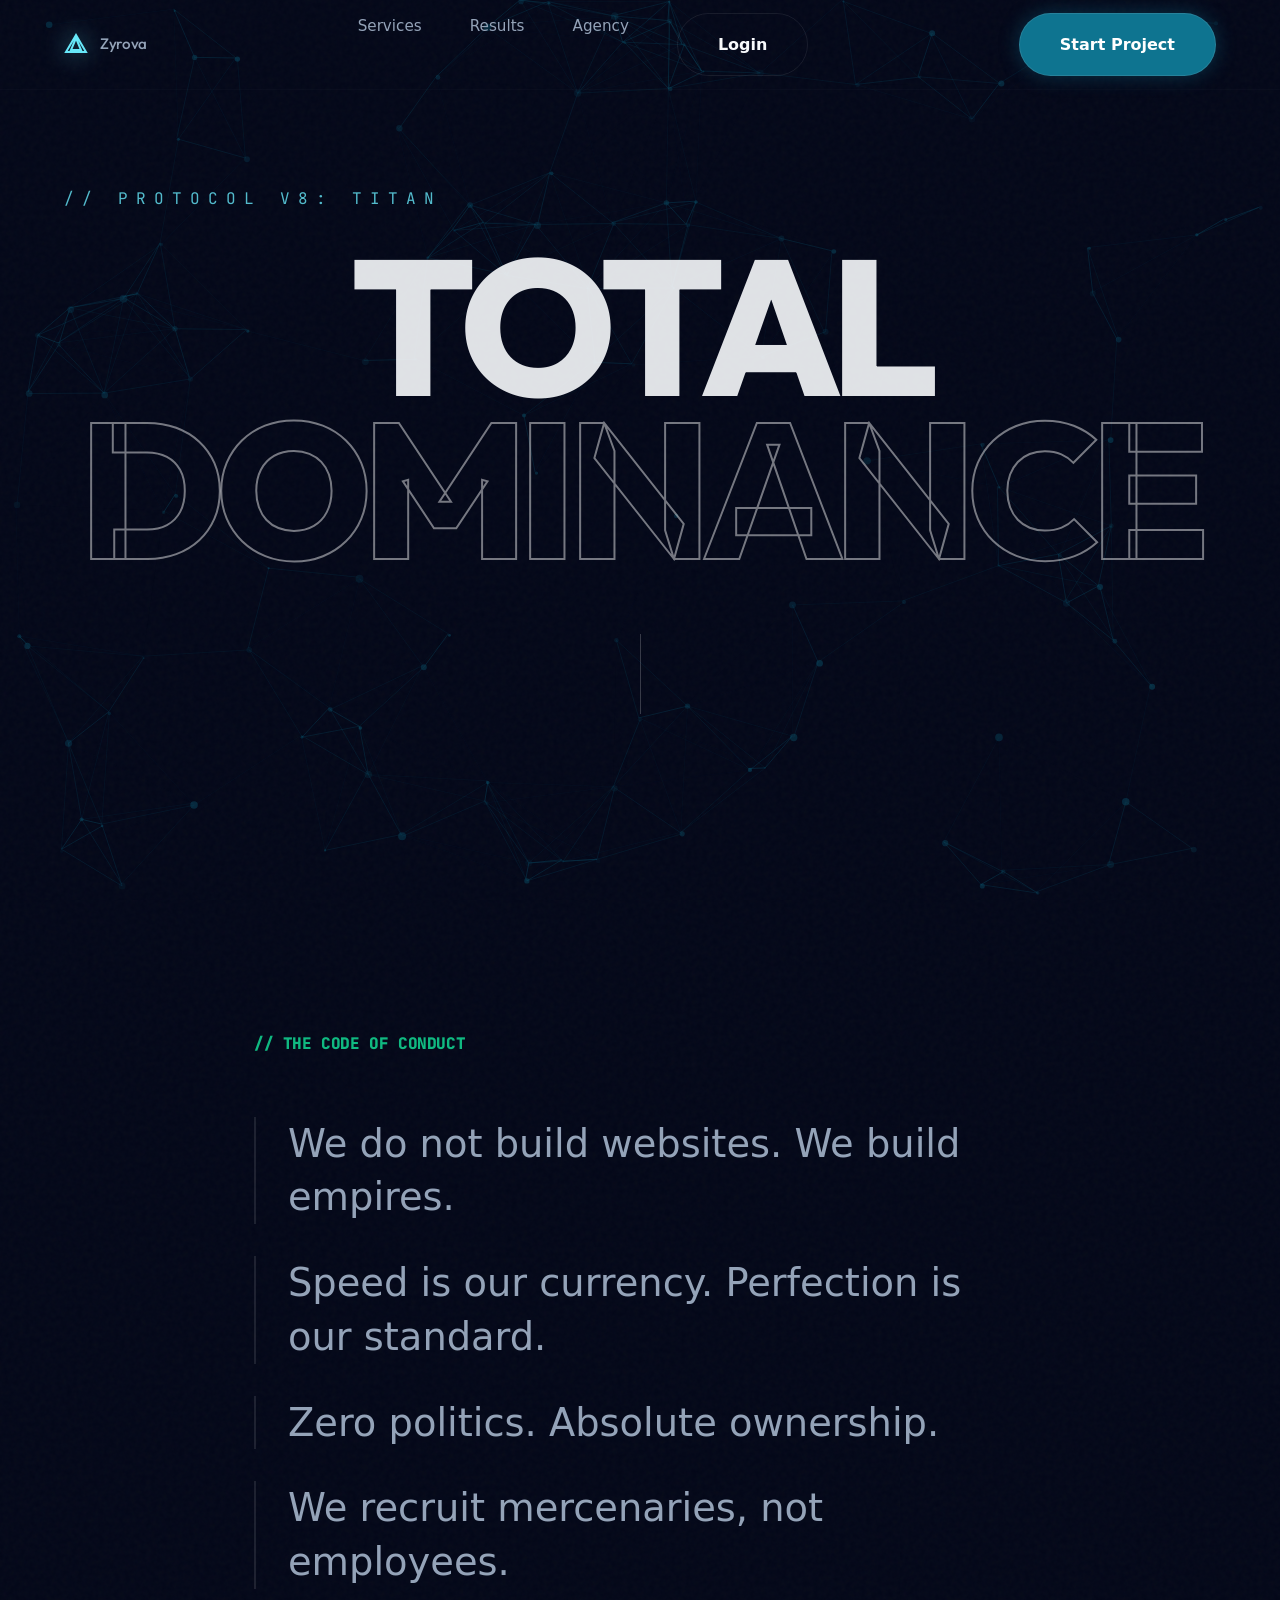
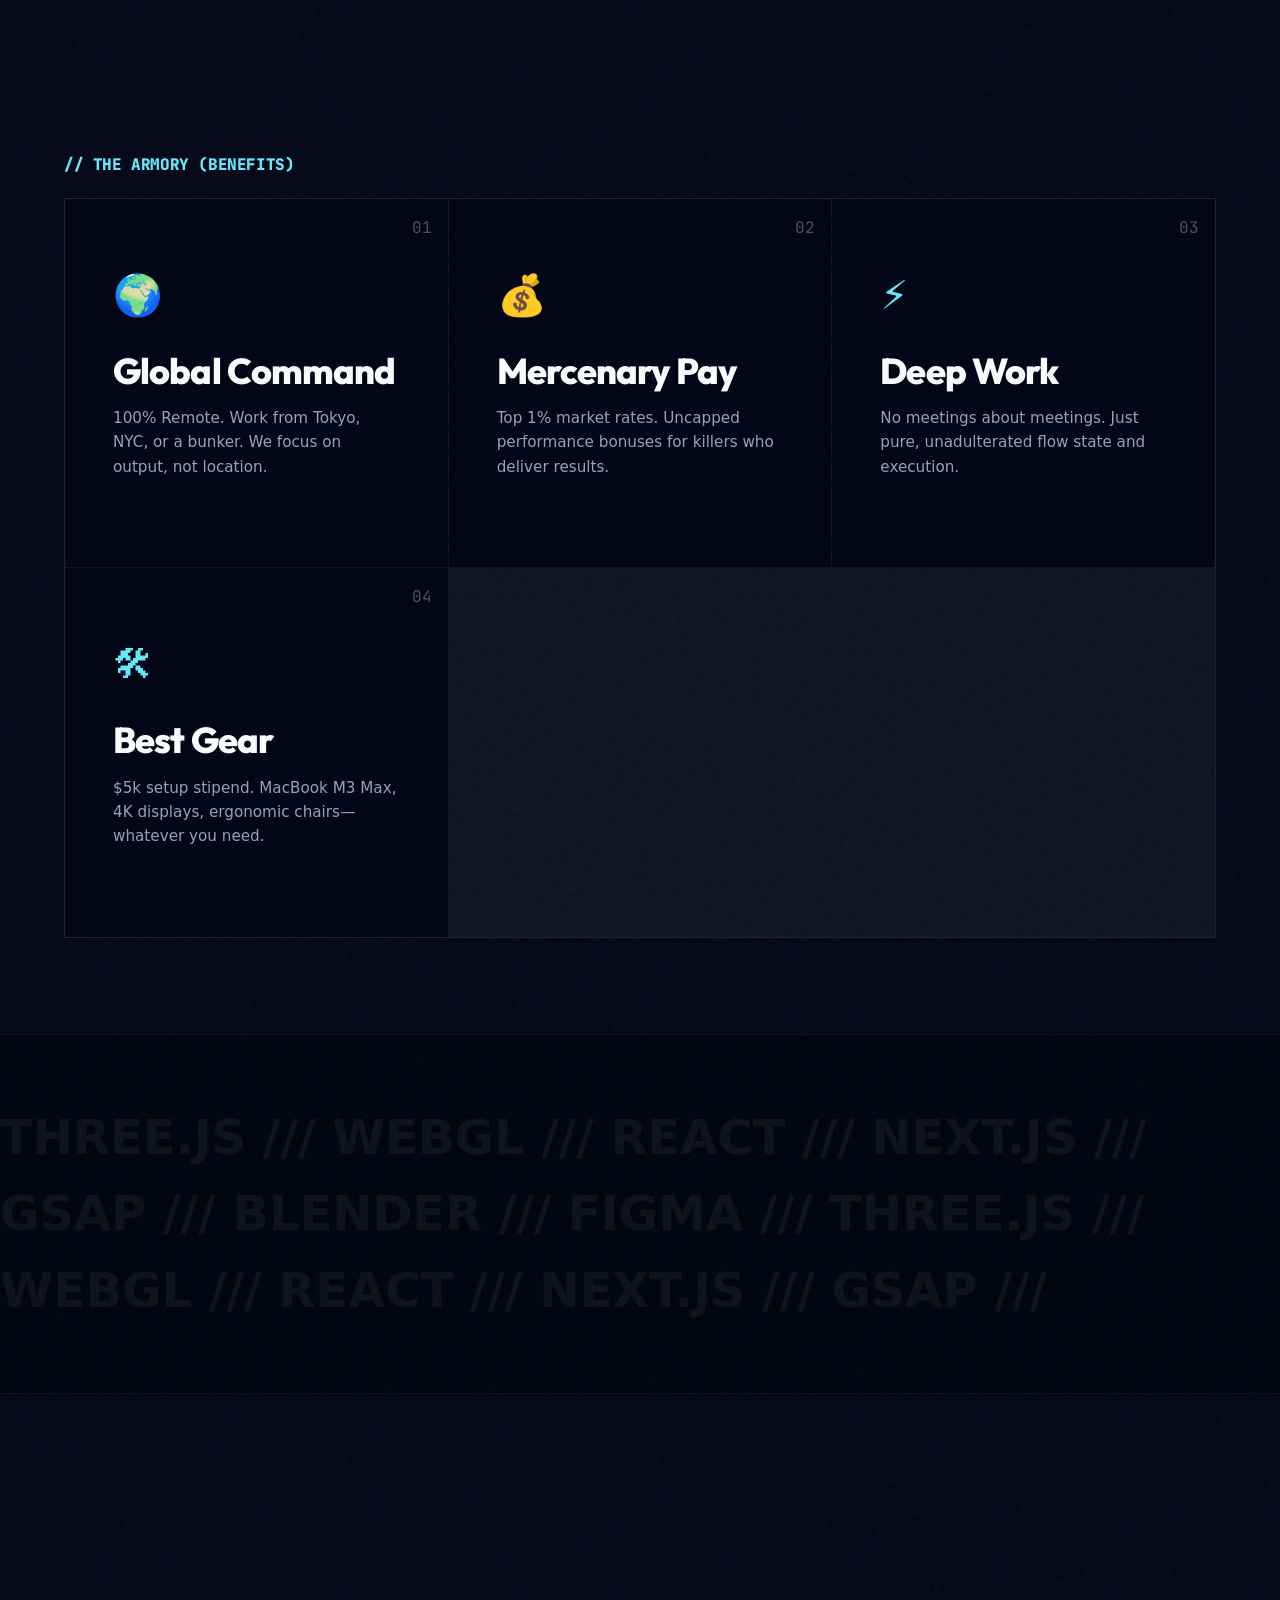
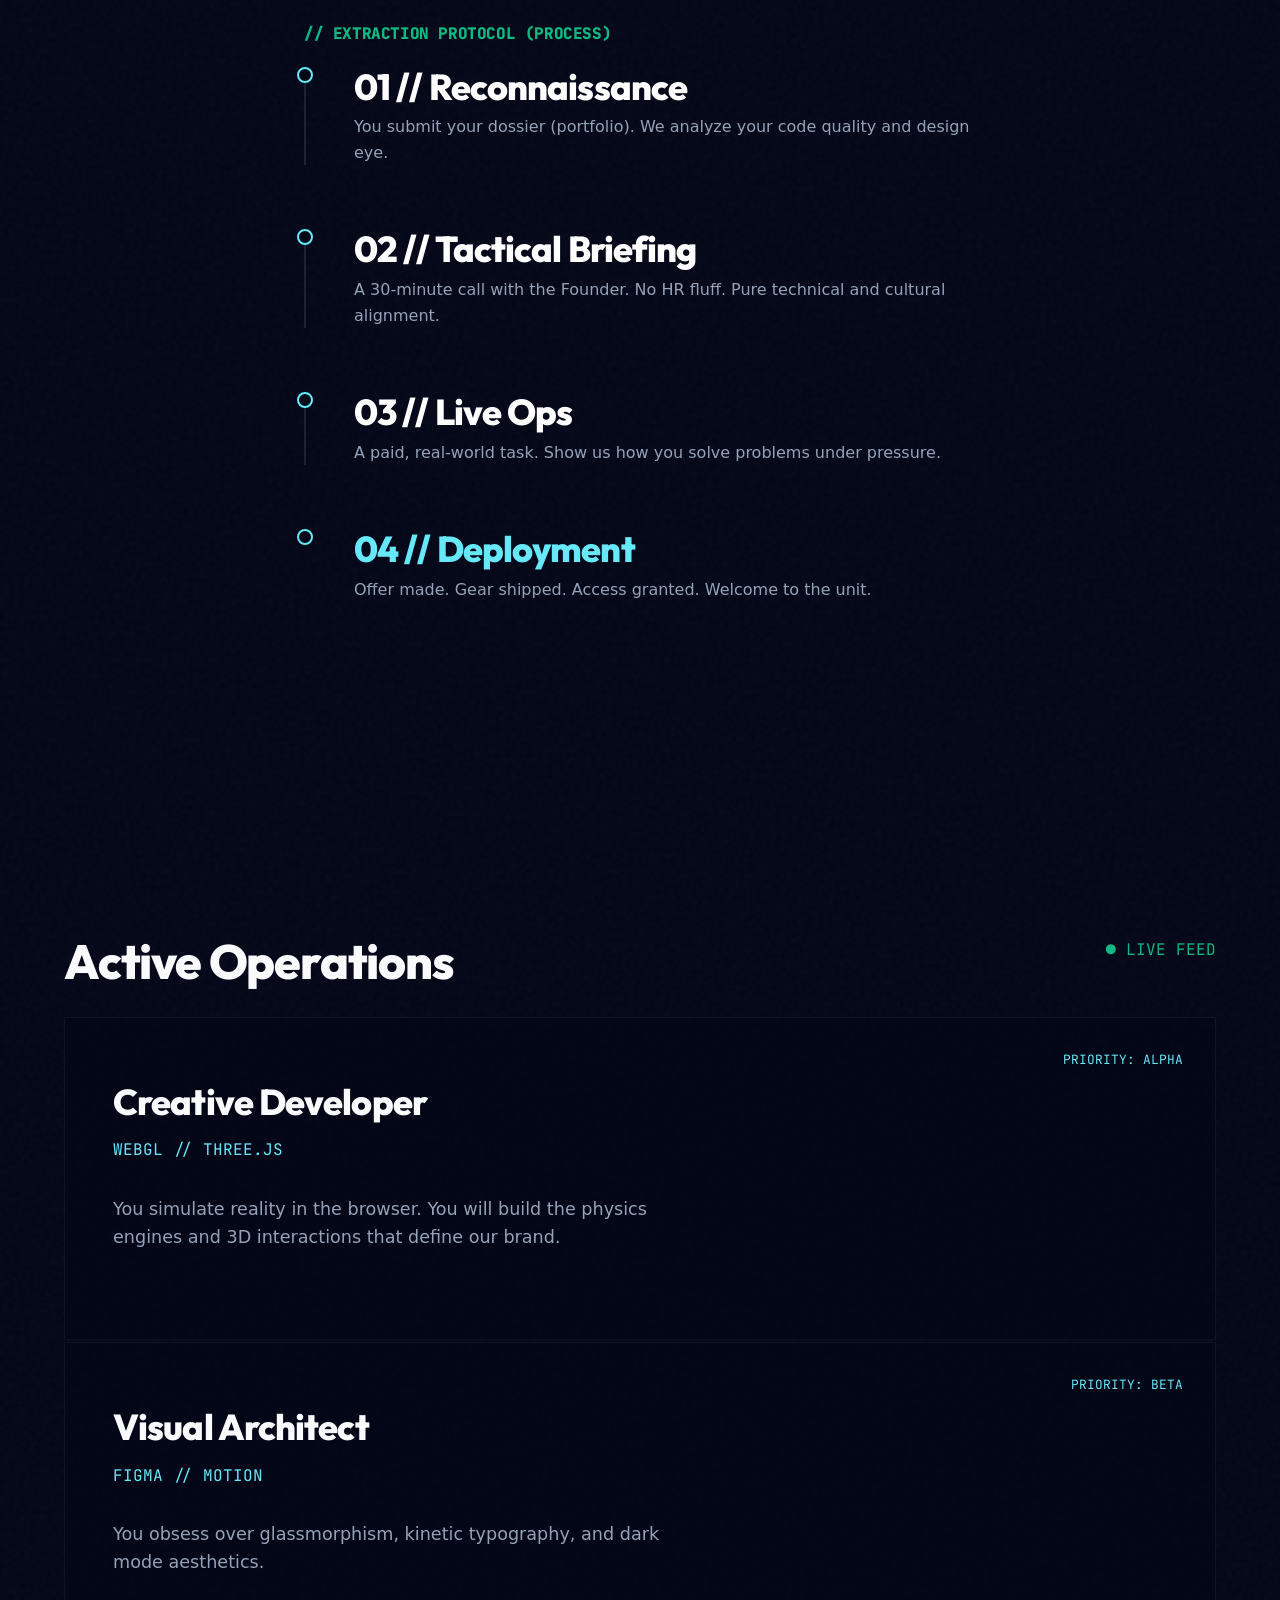
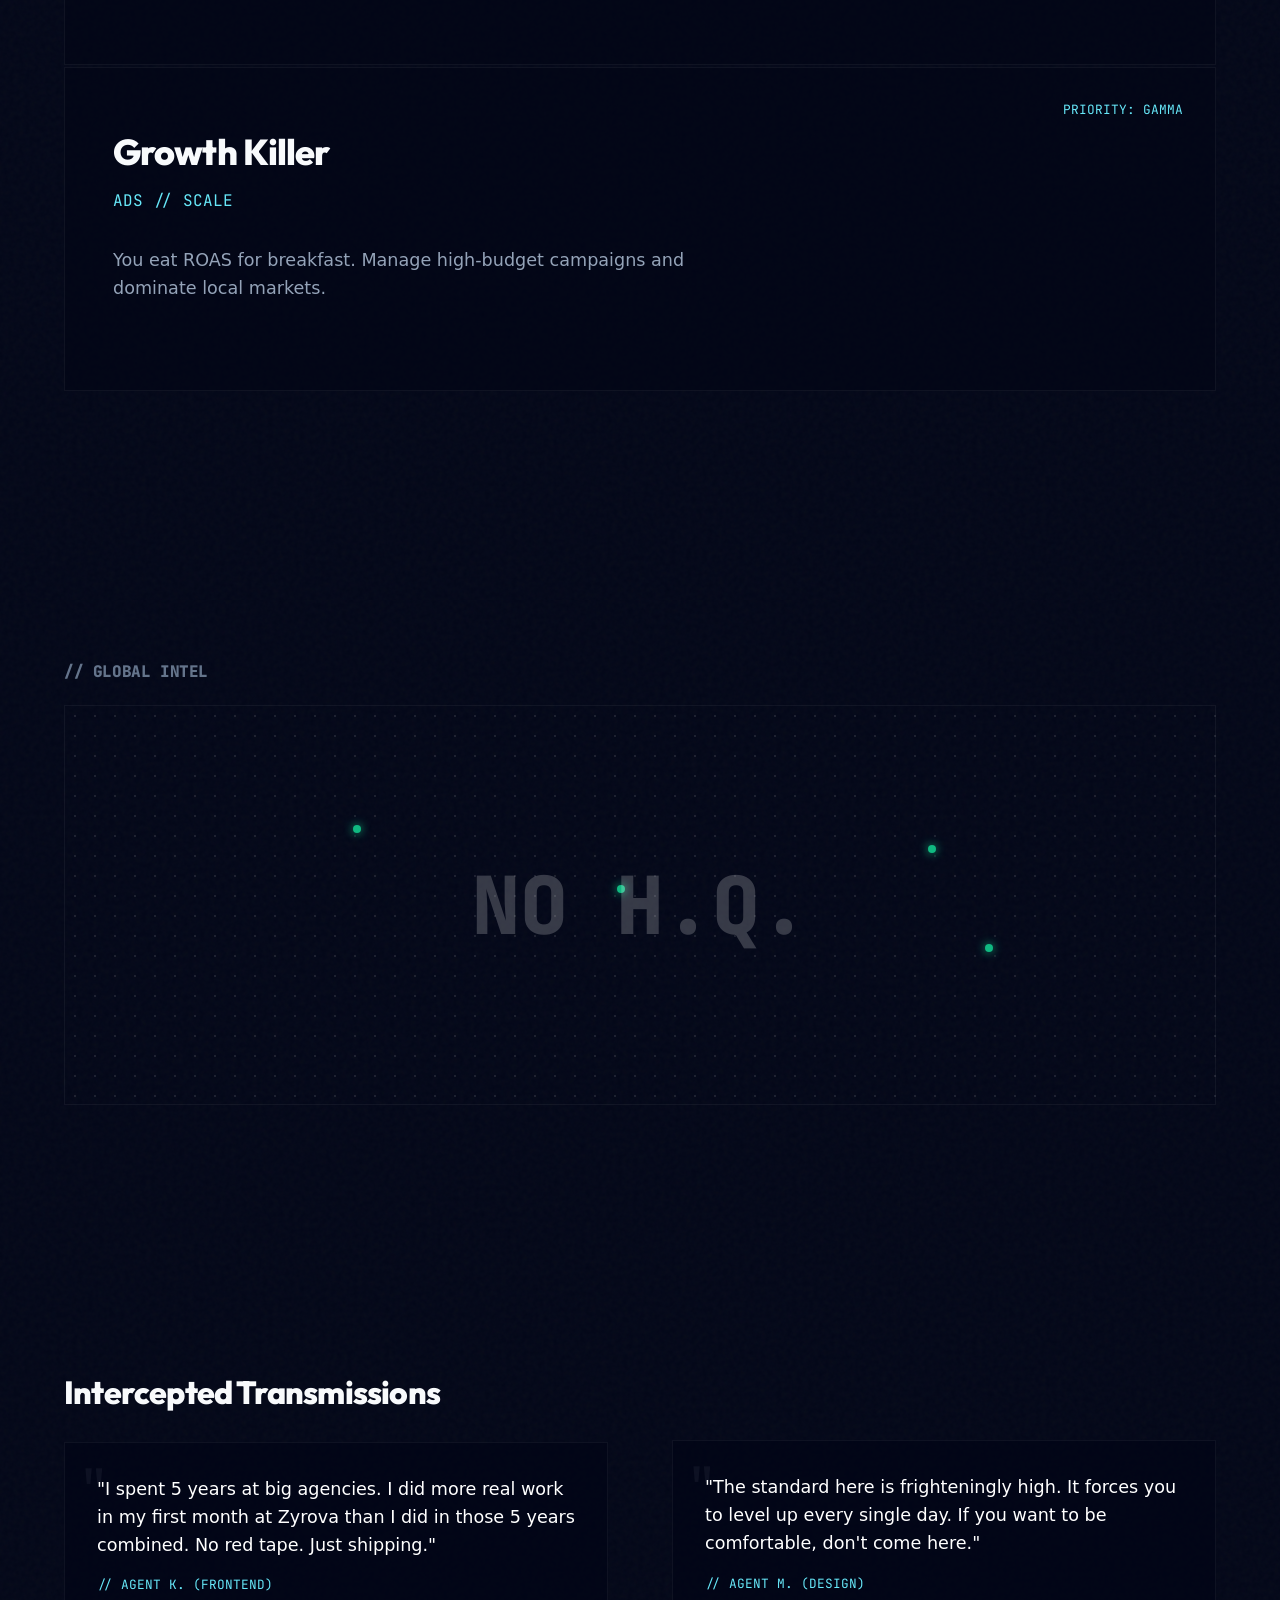
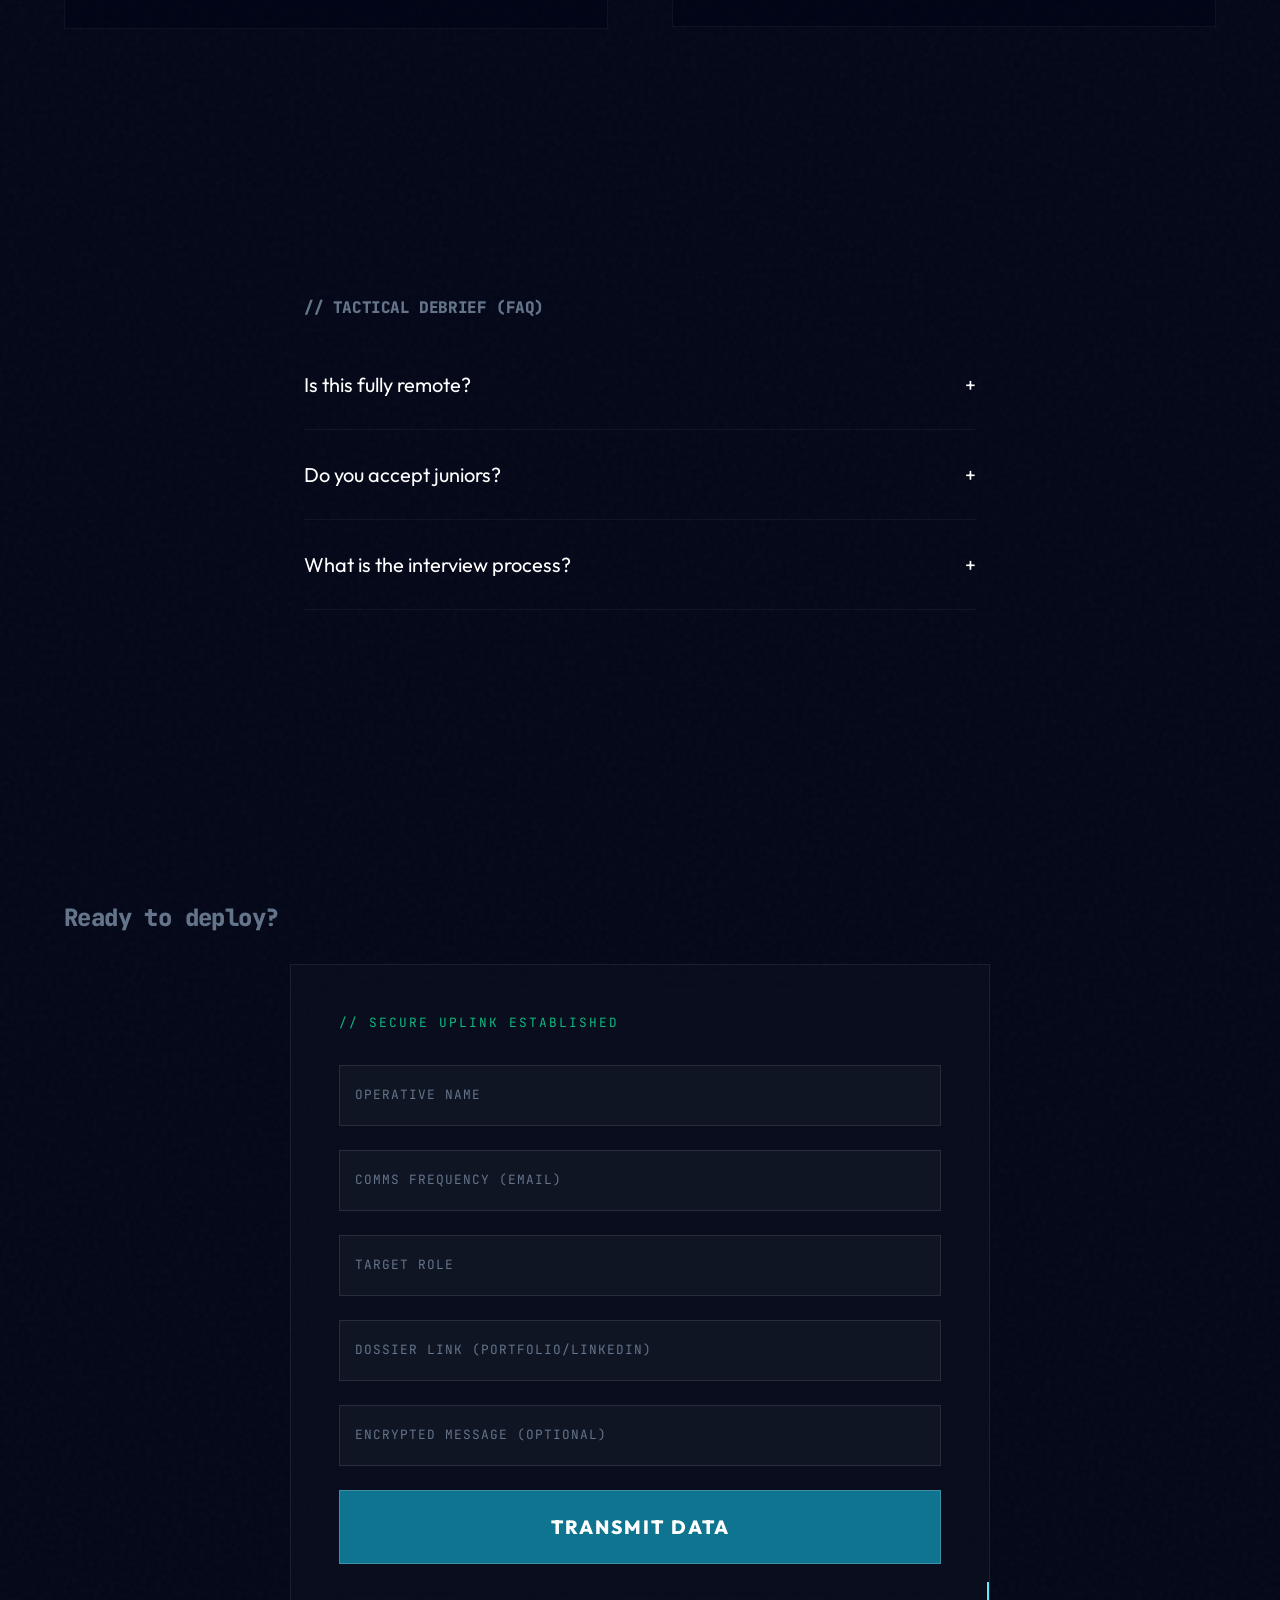
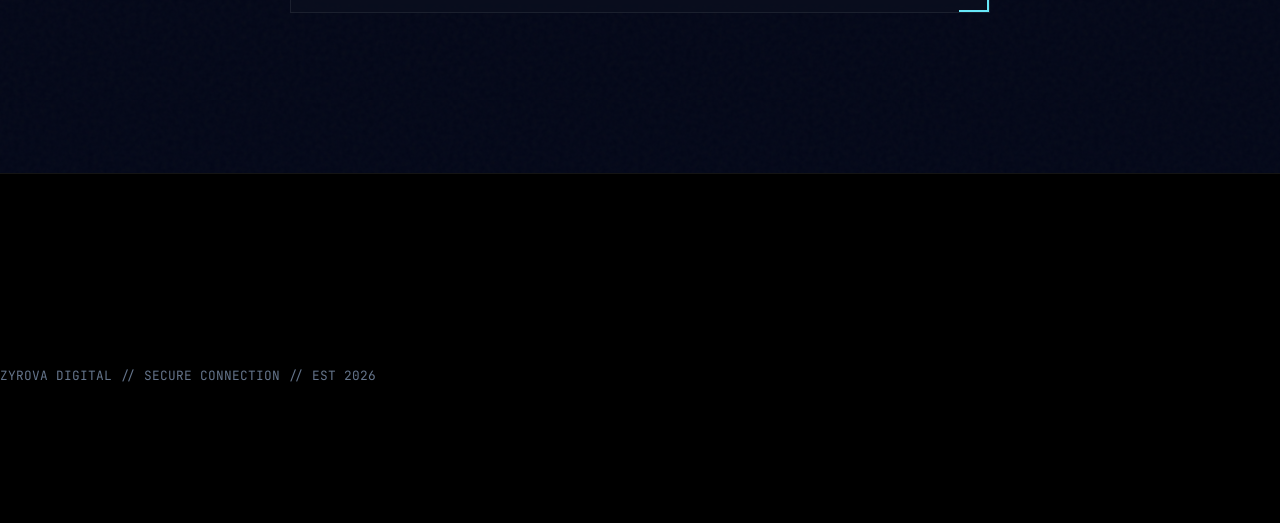
<file: careers.html>
<!DOCTYPE html>
<html lang="en">
<head>
    <meta charset="UTF-8">
    <meta name="viewport" content="width=device-width, initial-scale=1.0">
    <meta http-equiv="X-UA-Compatible" content="IE=edge">
    
    <title>Zyrova // TITAN PROTOCOL</title>
    <meta name="description" content="Authorized Personnel Only. Join the elite unit building the digital future.">
    <meta name="theme-color" content="#020617">
    
    <link rel="preconnect" href="https://fonts.googleapis.com">
    <link rel="preconnect" href="https://fonts.gstatic.com" crossorigin>
    <link href="https://fonts.googleapis.com/css2?family=Outfit:wght@700;900&family=JetBrains+Mono:wght@400;700&display=swap" rel="stylesheet">
    
    <link rel="stylesheet" href="style.css">

    <style>
        /* --- TITAN PROTOCOL STYLES --- */
        
        /* 1. SYSTEM BOOT LOADER */
        #boot-screen {
            position: fixed; top: 0; left: 0; width: 100%; height: 100%;
            background: #020617; z-index: 99999;
            display: flex; align-items: center; justify-content: center;
            flex-direction: column;
            font-family: 'JetBrains Mono'; color: var(--c-brand-light);
            animation: fadeOut 0.5s ease-in-out 4s forwards;
            pointer-events: none;
        }
        .boot-bar { width: 300px; height: 2px; background: rgba(255,255,255,0.1); margin-top: 1rem; position: relative; overflow: hidden; }
        .boot-progress { position: absolute; top: 0; left: 0; height: 100%; width: 0%; background: var(--c-success); animation: load 3.5s cubic-bezier(0.22, 1, 0.36, 1) forwards; }
        @keyframes load { 0% { width: 0%; } 100% { width: 100%; } }
        @keyframes fadeOut { to { opacity: 0; visibility: hidden; } }

        /* 2. THE ARMORY (PERKS) */
        .armory-grid { display: grid; grid-template-columns: repeat(auto-fit, minmax(300px, 1fr)); gap: 1px; background: rgba(255,255,255,0.05); border: 1px solid rgba(255,255,255,0.05); }
        .perk-box { background: var(--bg-body); padding: 4rem 3rem; position: relative; transition: all 0.3s; }
        .perk-box:hover { background: rgba(14, 116, 144, 0.05); z-index: 10; box-shadow: 0 0 50px rgba(0,0,0,0.5); }
        .perk-icon { font-size: 2.5rem; margin-bottom: 1.5rem; color: var(--c-brand-light); }
        
        /* 3. NEW: EXTRACTION PROTOCOL (TIMELINE) */
        .timeline-step { position: relative; padding-left: 3rem; margin-bottom: 4rem; border-left: 2px solid rgba(255,255,255,0.1); }
        .timeline-step:last-child { border-left: 2px solid transparent; }
        .step-dot { 
            position: absolute; left: -9px; top: 0; width: 16px; height: 16px; 
            background: #020617; border: 2px solid var(--c-brand-light); border-radius: 50%; 
            transition: all 0.3s;
        }
        .timeline-step:hover .step-dot { background: var(--c-brand-light); box-shadow: 0 0 15px var(--c-brand-light); }
        
        /* 4. NEW: GLOBAL INTEL (MAP) */
        .map-grid {
            position: relative; height: 400px; width: 100%;
            background-image: radial-gradient(circle, rgba(255,255,255,0.1) 1px, transparent 1px);
            background-size: 20px 20px;
            border: 1px solid rgba(255,255,255,0.05);
            display: flex; align-items: center; justify-content: center;
            overflow: hidden;
        }
        .map-node {
            position: absolute; width: 8px; height: 8px; background: var(--c-success); border-radius: 50%;
            box-shadow: 0 0 10px var(--c-success); animation: pulse-node 2s infinite;
        }
        @keyframes pulse-node { 0% { opacity: 0.5; transform: scale(1); } 50% { opacity: 1; transform: scale(1.5); } 100% { opacity: 0.5; transform: scale(1); } }

        /* 5. NEW: TRANSMISSIONS (TESTIMONIALS) */
        .transmission-card {
            background: rgba(2, 6, 23, 0.8); border: 1px solid rgba(255,255,255,0.05);
            padding: 2rem; position: relative;
        }
        .transmission-card::before { content: '"'; position: absolute; top: 1rem; left: 1rem; font-family: 'Outfit'; font-size: 4rem; color: rgba(255,255,255,0.05); line-height: 1; }

        /* 6. NEW: TACTICAL DEBRIEF (FAQ) */
        .faq-item { border-bottom: 1px solid rgba(255,255,255,0.05); }
        .faq-question {
            width: 100%; text-align: left; background: none; border: none; padding: 2rem 0;
            color: #fff; font-family: 'Outfit'; font-size: 1.25rem; cursor: pointer;
            display: flex; justify-content: space-between; align-items: center;
        }
        .faq-answer {
            max-height: 0; overflow: hidden; transition: max-height 0.3s ease-out;
            color: var(--text-secondary); font-size: 1rem; padding-bottom: 0;
        }
        .faq-item.active .faq-answer { max-height: 200px; padding-bottom: 2rem; }
        .faq-icon { transition: transform 0.3s; }
        .faq-item.active .faq-icon { transform: rotate(45deg); color: var(--c-brand-light); }

        /* 7. SYSTEM LOG */
        .system-log {
            position: fixed; bottom: 20px; left: 20px; width: 300px; font-family: 'JetBrains Mono'; font-size: 0.7rem; color: var(--text-tertiary); pointer-events: none; z-index: 50; display: flex; flex-direction: column-reverse; gap: 5px; mask-image: linear-gradient(to bottom, transparent, black); height: 150px; overflow: hidden;
        }
        .log-entry { animation: slideIn 0.3s ease-out; }
        .log-entry span { color: var(--c-success); }
        @keyframes slideIn { from { opacity: 0; transform: translateX(-20px); } to { opacity: 1; transform: translateX(0); } }

        /* 8. NEW: SECURE UPLINK FORM (PREMIUM) */
        .uplink-form-container {
            background: rgba(10, 15, 30, 0.8);
            border: 1px solid rgba(255, 255, 255, 0.08);
            backdrop-filter: blur(20px);
            padding: 3rem;
            max-width: 700px;
            margin: 0 auto;
            position: relative;
            overflow: hidden;
        }
        /* Glowing Corner Accents */
        .uplink-form-container::after {
            content: ''; position: absolute; bottom: 0; right: 0; width: 30px; height: 30px;
            border-bottom: 2px solid var(--c-brand-light);
            border-right: 2px solid var(--c-brand-light);
        }
        
        .titan-input-group {
            margin-bottom: 1.5rem;
            position: relative;
        }
        
        .titan-input {
            width: 100%;
            background: rgba(255, 255, 255, 0.03);
            border: 1px solid rgba(255, 255, 255, 0.1);
            color: #fff;
            padding: 1.25rem 1rem;
            font-family: 'JetBrains Mono', monospace;
            font-size: 0.9rem;
            transition: all 0.3s cubic-bezier(0.4, 0, 0.2, 1);
            border-radius: 0; /* Strict Tactical Look */
        }
        
        .titan-input:focus {
            outline: none;
            border-color: var(--c-brand-light);
            background: rgba(14, 116, 144, 0.05);
            box-shadow: 0 0 20px rgba(103, 232, 249, 0.1);
        }
        
        .titan-label {
            position: absolute;
            left: 1rem; top: 1.25rem;
            color: var(--text-tertiary);
            font-family: 'JetBrains Mono', monospace;
            font-size: 0.8rem;
            pointer-events: none;
            transition: all 0.3s ease;
            text-transform: uppercase;
            letter-spacing: 1px;
        }
        
        .titan-input:focus ~ .titan-label,
        .titan-input:not(:placeholder-shown) ~ .titan-label {
            top: -0.6rem;
            left: 0.5rem;
            font-size: 0.7rem;
            color: var(--c-brand-light);
            background: #020617;
            padding: 0 0.5rem;
        }

        .submit-breach-btn {
            width: 100%;
            background: var(--c-brand-main);
            color: #fff;
            border: 1px solid rgba(255,255,255,0.2);
            padding: 1.5rem;
            font-family: 'Outfit', sans-serif;
            font-weight: 800;
            font-size: 1.2rem;
            letter-spacing: 2px;
            text-transform: uppercase;
            cursor: pointer;
            transition: all 0.3s;
            position: relative;
            overflow: hidden;
        }
        
        .submit-breach-btn:hover {
            background: #fff;
            color: #000;
            box-shadow: 0 0 30px var(--c-brand-light);
        }

        /* BASE OVERRIDES */
        .hero-section { min-height: 100vh; display: flex; flex-direction: column; justify-content: center; align-items: center; position: relative; z-index: 10; overflow: hidden; }
        .void-text { font-size: clamp(4rem, 15vw, 12rem); line-height: 0.85; text-align: center; letter-spacing: -0.05em; opacity: 0.9; }
        .manifesto-line { font-size: clamp(1.5rem, 3vw, 3rem); line-height: 1.4; color: var(--text-secondary); border-left: 2px solid rgba(255,255,255,0.1); padding-left: 2rem; margin-bottom: 2rem; transition: all 0.3s; }
        .manifesto-line:hover { border-left-color: var(--c-brand-light); color: #fff; padding-left: 3rem; background: linear-gradient(90deg, rgba(255,255,255,0.03), transparent); }
        .data-plate { background: rgba(2, 6, 23, 0.6); border: 1px solid rgba(255, 255, 255, 0.05); padding: 4rem 3rem; position: relative; overflow: hidden; transition: all 0.1s; margin-bottom: 2px; }
        .data-plate::before { content: ''; position: absolute; top: 0; left: 0; width: 4px; height: 0%; background: var(--c-success); transition: height 0.5s; }
        .data-plate:hover::before { height: 100%; }

        @media (max-width: 768px) { .system-log { display: none; } .void-text { font-size: 4rem; } .data-plate { padding: 2rem; } .armory-grid { grid-template-columns: 1fr; } }
    </style>
</head>

<body>

    <div id="boot-screen">
        <div style="margin-bottom: 10px;">INITIALIZING ZYROVA CORE...</div>
        <div class="boot-bar"><div class="boot-progress"></div></div>
        <div style="font-size: 0.7rem; color: #64748b; margin-top: 10px;">Loading Titan Protocol... 100%</div>
    </div>

    <div class="system-log" id="sys-log"></div>

    <header class="header">
        <div class="container nav-container">
            <a href="index.html" class="logo nav-link">
                <svg width="24" height="24" viewBox="0 0 24 24" fill="none" stroke="currentColor" stroke-width="2"><path d="M12 2L2 19h20L12 2zm0 3l5 12H7l5-12z"/></svg>
                Zyrova
            </a>
            <nav>
                <button class="nav-toggle" aria-label="Open Menu">☰</button>
                <ul class="nav-menu">
                    <li><a href="services.html" class="nav-link">Services</a></li>
                    <li><a href="case-studies.html" class="nav-link">Results</a></li>
                    <li><a href="about.html" class="nav-link">Agency</a></li>
                    <li><a href="contact.html" class="btn btn-secondary">Login</a></li>
                </ul>
            </nav>
            <a href="contact.html" class="btn btn-primary">Start Project</a>
        </div>
    </header>

    <main>
        
        <section class="hero-section">
            <div class="container text-center">
                <div class="reveal delay-100">
                    <div style="font-family: 'JetBrains Mono'; color: var(--c-brand-light); margin-bottom: 2rem; letter-spacing: 0.5rem; opacity: 0.8;">
                        // PROTOCOL V8: TITAN
                    </div>
                    
                    <h1 class="void-text glitch-hover" data-text="TOTAL DOMINANCE">
                        TOTAL<br><span style="color: transparent; -webkit-text-stroke: 2px rgba(255,255,255,0.5);">DOMINANCE</span>
                    </h1>
                    
                    <div style="margin-top: 4rem; display: flex; justify-content: center;">
                        <div class="hud-line" style="height: 80px; width: 1px; background: rgba(255,255,255,0.2); animation: scan-vertical 2s infinite;"></div>
                    </div>
                </div>
            </div>
        </section>

        <section class="section">
            <div class="container" style="max-width: 900px;">
                <div class="reveal">
                    <h2 style="margin-bottom: 4rem; font-family: 'JetBrains Mono'; font-size: 1rem; color: var(--c-success);">// THE CODE OF CONDUCT</h2>
                    
                    <div class="manifesto-line glitch-hover" data-text="We do not build websites. We build empires.">
                        We do not build websites. We build empires.
                    </div>
                    <div class="manifesto-line glitch-hover" data-text="Speed is our currency. Perfection is our standard.">
                        Speed is our currency. Perfection is our standard.
                    </div>
                    <div class="manifesto-line glitch-hover" data-text="Zero politics. Absolute ownership.">
                        Zero politics. Absolute ownership.
                    </div>
                    <div class="manifesto-line glitch-hover" data-text="We recruit mercenaries, not employees.">
                        We recruit mercenaries, not employees.
                    </div>
                </div>
            </div>
        </section>

        <section class="section" style="padding: 0;">
            <div class="container">
                <div class="reveal mb-4">
                    <h2 style="font-family: 'JetBrains Mono'; font-size: 1rem; color: var(--c-brand-light);">// THE ARMORY (BENEFITS)</h2>
                </div>
                
                <div class="armory-grid reveal delay-100">
                    <div class="perk-box role-card">
                        <div style="position: absolute; top: 1rem; right: 1rem; font-family: 'JetBrains Mono'; opacity: 0.3;">01</div>
                        <div class="perk-icon">🌍</div>
                        <h3>Global Command</h3>
                        <p style="color: var(--text-secondary); font-size: 0.95rem;">100% Remote. Work from Tokyo, NYC, or a bunker. We focus on output, not location.</p>
                    </div>
                    <div class="perk-box role-card">
                        <div style="position: absolute; top: 1rem; right: 1rem; font-family: 'JetBrains Mono'; opacity: 0.3;">02</div>
                        <div class="perk-icon">💰</div>
                        <h3>Mercenary Pay</h3>
                        <p style="color: var(--text-secondary); font-size: 0.95rem;">Top 1% market rates. Uncapped performance bonuses for killers who deliver results.</p>
                    </div>
                    <div class="perk-box role-card">
                        <div style="position: absolute; top: 1rem; right: 1rem; font-family: 'JetBrains Mono'; opacity: 0.3;">03</div>
                        <div class="perk-icon">⚡</div>
                        <h3>Deep Work</h3>
                        <p style="color: var(--text-secondary); font-size: 0.95rem;">No meetings about meetings. Just pure, unadulterated flow state and execution.</p>
                    </div>
                    <div class="perk-box role-card">
                        <div style="position: absolute; top: 1rem; right: 1rem; font-family: 'JetBrains Mono'; opacity: 0.3;">04</div>
                        <div class="perk-icon">🛠</div>
                        <h3>Best Gear</h3>
                        <p style="color: var(--text-secondary); font-size: 0.95rem;">$5k setup stipend. MacBook M3 Max, 4K displays, ergonomic chairs—whatever you need.</p>
                    </div>
                </div>
            </div>
        </section>

        <div style="padding: 4rem 0; overflow: hidden; background: rgba(0,0,0,0.3); border-top: 1px solid rgba(255,255,255,0.05); border-bottom: 1px solid rgba(255,255,255,0.05); margin: 6rem 0;">
            <div class="tech-track" style="font-size: 3rem; font-weight: 900; color: rgba(255,255,255,0.05);">
                <span>THREE.JS</span> <span>///</span>
                <span>WEBGL</span> <span>///</span>
                <span>REACT</span> <span>///</span>
                <span>NEXT.JS</span> <span>///</span>
                <span>GSAP</span> <span>///</span>
                <span>BLENDER</span> <span>///</span>
                <span>FIGMA</span> <span>///</span>
                <span>THREE.JS</span> <span>///</span>
                <span>WEBGL</span> <span>///</span>
                <span>REACT</span> <span>///</span>
                <span>NEXT.JS</span> <span>///</span>
                <span>GSAP</span> <span>///</span>
            </div>
        </div>

        <section class="section">
            <div class="container" style="max-width: 800px;">
                <div class="reveal mb-4">
                    <h2 style="font-family: 'JetBrains Mono'; font-size: 1rem; color: var(--c-success);">// EXTRACTION PROTOCOL (PROCESS)</h2>
                </div>
                
                <div class="reveal delay-100">
                    <div class="timeline-step">
                        <div class="step-dot"></div>
                        <h3 style="margin-bottom: 0.5rem; color: #fff;">01 // Reconnaissance</h3>
                        <p style="color: var(--text-secondary);">You submit your dossier (portfolio). We analyze your code quality and design eye.</p>
                    </div>
                    <div class="timeline-step">
                        <div class="step-dot"></div>
                        <h3 style="margin-bottom: 0.5rem; color: #fff;">02 // Tactical Briefing</h3>
                        <p style="color: var(--text-secondary);">A 30-minute call with the Founder. No HR fluff. Pure technical and cultural alignment.</p>
                    </div>
                    <div class="timeline-step">
                        <div class="step-dot"></div>
                        <h3 style="margin-bottom: 0.5rem; color: #fff;">03 // Live Ops</h3>
                        <p style="color: var(--text-secondary);">A paid, real-world task. Show us how you solve problems under pressure.</p>
                    </div>
                    <div class="timeline-step">
                        <div class="step-dot"></div>
                        <h3 style="margin-bottom: 0.5rem; color: var(--c-brand-light);">04 // Deployment</h3>
                        <p style="color: var(--text-secondary);">Offer made. Gear shipped. Access granted. Welcome to the unit.</p>
                    </div>
                </div>
            </div>
        </section>

        <section class="section" id="roles">
            <div class="container">
                <div class="flex justify-between items-end mb-4 reveal" style="padding-bottom: 2rem;">
                    <h2 class="glitch-hover" data-text="Active Operations" style="font-size: 3rem; margin: 0; line-height: 1;">Active Operations</h2>
                    <span style="font-family: 'JetBrains Mono'; color: var(--c-success);">● LIVE FEED</span>
                </div>

                <a href="#uplink" style="text-decoration: none; color: inherit;">
                    <div class="data-plate role-card reveal">
                        <div style="position: absolute; top: 2rem; right: 2rem; font-family: 'JetBrains Mono'; color: var(--c-brand-light); font-size: 0.8rem;">PRIORITY: ALPHA</div>
                        <h3 class="glitch-hover" data-text="Creative Developer">Creative Developer</h3>
                        <div style="font-family: 'JetBrains Mono'; color: var(--c-brand-light); margin-bottom: 2rem;">WEBGL // THREE.JS</div>
                        <p style="max-width: 600px; color: var(--text-secondary); font-size: 1.1rem;">You simulate reality in the browser. You will build the physics engines and 3D interactions that define our brand.</p>
                    </div>
                </a>

                <a href="#uplink" style="text-decoration: none; color: inherit;">
                    <div class="data-plate role-card reveal delay-100">
                        <div style="position: absolute; top: 2rem; right: 2rem; font-family: 'JetBrains Mono'; color: var(--c-brand-light); font-size: 0.8rem;">PRIORITY: BETA</div>
                        <h3 class="glitch-hover" data-text="Visual Architect">Visual Architect</h3>
                        <div style="font-family: 'JetBrains Mono'; color: var(--c-brand-light); margin-bottom: 2rem;">FIGMA // MOTION</div>
                        <p style="max-width: 600px; color: var(--text-secondary); font-size: 1.1rem;">You obsess over glassmorphism, kinetic typography, and dark mode aesthetics.</p>
                    </div>
                </a>

                <a href="#uplink" style="text-decoration: none; color: inherit;">
                    <div class="data-plate role-card reveal delay-200">
                        <div style="position: absolute; top: 2rem; right: 2rem; font-family: 'JetBrains Mono'; color: var(--c-brand-light); font-size: 0.8rem;">PRIORITY: GAMMA</div>
                        <h3 class="glitch-hover" data-text="Growth Killer">Growth Killer</h3>
                        <div style="font-family: 'JetBrains Mono'; color: var(--c-brand-light); margin-bottom: 2rem;">ADS // SCALE</div>
                        <p style="max-width: 600px; color: var(--text-secondary); font-size: 1.1rem;">You eat ROAS for breakfast. Manage high-budget campaigns and dominate local markets.</p>
                    </div>
                </a>
            </div>
        </section>

        <section class="section">
            <div class="container">
                <div class="reveal mb-4 text-center">
                    <h2 style="font-family: 'JetBrains Mono'; font-size: 1rem; color: var(--text-tertiary);">// GLOBAL INTEL</h2>
                </div>
                <div class="map-grid reveal">
                    <div class="map-node" style="top: 30%; left: 25%;"></div>
                    <div class="map-node" style="top: 45%; left: 48%; animation-delay: 0.5s;"></div>
                    <div class="map-node" style="top: 35%; left: 75%; animation-delay: 1s;"></div>
                    <div class="map-node" style="top: 60%; left: 80%; animation-delay: 1.5s;"></div>
                    <div style="position: absolute; font-family: 'JetBrains Mono'; color: rgba(255,255,255,0.2); font-size: 5rem; font-weight: 900;">NO H.Q.</div>
                </div>
            </div>
        </section>

        <section class="section">
            <div class="container">
                <div class="grid-2">
                    <div class="reveal">
                        <h2 style="font-size: 2rem; margin-bottom: 2rem;">Intercepted Transmissions</h2>
                        <div class="transmission-card">
                            <p style="font-size: 1.1rem; color: #fff; margin-bottom: 1rem; position: relative; z-index: 2;">
                                "I spent 5 years at big agencies. I did more real work in my first month at Zyrova than I did in those 5 years combined. No red tape. Just shipping."
                            </p>
                            <div style="font-family: 'JetBrains Mono'; font-size: 0.8rem; color: var(--c-brand-light);">
                                // AGENT K. (FRONTEND)
                            </div>
                        </div>
                    </div>
                    <div class="reveal delay-100" style="margin-top: 4rem;">
                        <div class="transmission-card">
                            <p style="font-size: 1.1rem; color: #fff; margin-bottom: 1rem; position: relative; z-index: 2;">
                                "The standard here is frighteningly high. It forces you to level up every single day. If you want to be comfortable, don't come here."
                            </p>
                            <div style="font-family: 'JetBrains Mono'; font-size: 0.8rem; color: var(--c-brand-light);">
                                // AGENT M. (DESIGN)
                            </div>
                        </div>
                    </div>
                </div>
            </div>
        </section>

        <section class="section">
            <div class="container" style="max-width: 800px;">
                <div class="reveal mb-4">
                    <h2 style="font-family: 'JetBrains Mono'; font-size: 1rem; color: var(--text-tertiary);">// TACTICAL DEBRIEF (FAQ)</h2>
                </div>
                
                <div class="reveal delay-100">
                    <div class="faq-item">
                        <button class="faq-question">
                            <span>Is this fully remote?</span>
                            <span class="faq-icon">+</span>
                        </button>
                        <div class="faq-answer">
                            Yes. We don't care where you sit, as long as you have good internet and ship elite code.
                        </div>
                    </div>
                    <div class="faq-item">
                        <button class="faq-question">
                            <span>Do you accept juniors?</span>
                            <span class="faq-icon">+</span>
                        </button>
                        <div class="faq-answer">
                            We hire based on trajectory, not just years. If your portfolio proves you are an outlier, we will talk.
                        </div>
                    </div>
                    <div class="faq-item">
                        <button class="faq-question">
                            <span>What is the interview process?</span>
                            <span class="faq-icon">+</span>
                        </button>
                        <div class="faq-answer">
                            1. Portfolio Review. 2. Culture Fit (Founder). 3. Paid Test Task. 4. Offer. No whiteboard coding interviews.
                        </div>
                    </div>
                </div>
            </div>
        </section>

        <section class="section text-center" style="padding: 10rem 0;" id="uplink">
            <div class="container">
                <div class="reveal">
                    <h2 style="font-size: 1.5rem; margin-bottom: 2rem; color: var(--text-tertiary); font-family: 'JetBrains Mono';">Ready to deploy?</h2>
                    
                    <div class="uplink-form-container">
                        <div style="font-family: 'JetBrains Mono'; color: var(--c-success); margin-bottom: 2rem; font-size: 0.8rem; letter-spacing: 2px;">
                            // SECURE UPLINK ESTABLISHED
                        </div>

                        <form action="https://formsubmit.co/USAWEBMASTERSDRIP@gmail.com" method="POST">
                            <input type="hidden" name="_next" value="https://akashjadon04.github.io/zyrova-digital/success.html">
                            <input type="hidden" name="_subject" value="NEW OPERATIVE APPLICATION">
                            <input type="hidden" name="_captcha" value="false">

                            <div class="titan-input-group">
                                <input type="text" name="name" id="name" class="titan-input" placeholder=" " required>
                                <label for="name" class="titan-label">Operative Name</label>
                            </div>

                            <div class="titan-input-group">
                                <input type="email" name="email" id="email" class="titan-input" placeholder=" " required>
                                <label for="email" class="titan-label">Comms Frequency (Email)</label>
                            </div>

                            <div class="titan-input-group">
                                <input type="text" name="role" id="role" class="titan-input" placeholder=" " required>
                                <label for="role" class="titan-label">Target Role</label>
                            </div>

                            <div class="titan-input-group">
                                <input type="url" name="portfolio" id="portfolio" class="titan-input" placeholder=" " required>
                                <label for="portfolio" class="titan-label">Dossier Link (Portfolio/LinkedIn)</label>
                            </div>

                            <div class="titan-input-group">
                                <input type="text" name="message" id="message" class="titan-input" placeholder=" ">
                                <label for="message" class="titan-label">Encrypted Message (Optional)</label>
                            </div>

                            <button type="submit" class="submit-breach-btn">
                                TRANSMIT DATA
                            </button>
                        </form>
                    </div>
                </div>
            </div>
        </section>

    </main>

    <footer class="footer">
        <div class="container text-center" style="padding: 4rem 0;">
            <p style="color: var(--text-tertiary); font-size: 0.8rem; font-family: 'JetBrains Mono';">
                ZYROVA DIGITAL // SECURE CONNECTION // EST 2026
            </p>
        </div>
    </footer>

    <script src="script.js"></script>
    
    <script>
        // System Log Logic
        const logContainer = document.getElementById('sys-log');
        const logs = [
            "Scanning neural network...", "Connection established: 192.168.X.X", "Checking recruitment database...", "3 Positions found.", "Optimizing WebGL context...", "Physics engine: ONLINE", "Encryption: AES-256", "User detected: ELITE TIER", "Decrypting mission files...", "Welcome to the Hive."
        ];
        let logIndex = 0;
        function addLog() {
            if(logIndex < logs.length) {
                const div = document.createElement('div');
                div.className = 'log-entry';
                div.innerHTML = `<span>></span> ${logs[logIndex]}`;
                if(logContainer) logContainer.prepend(div);
                logIndex++;
                setTimeout(addLog, Math.random() * 800 + 200);
            }
        }
        setTimeout(addLog, 4000);

        // FAQ Logic
        document.querySelectorAll('.faq-question').forEach(btn => {
            btn.addEventListener('click', () => {
                const item = btn.parentElement;
                item.classList.toggle('active');
            });
        });
    </script>
</body>
</html>
</file>
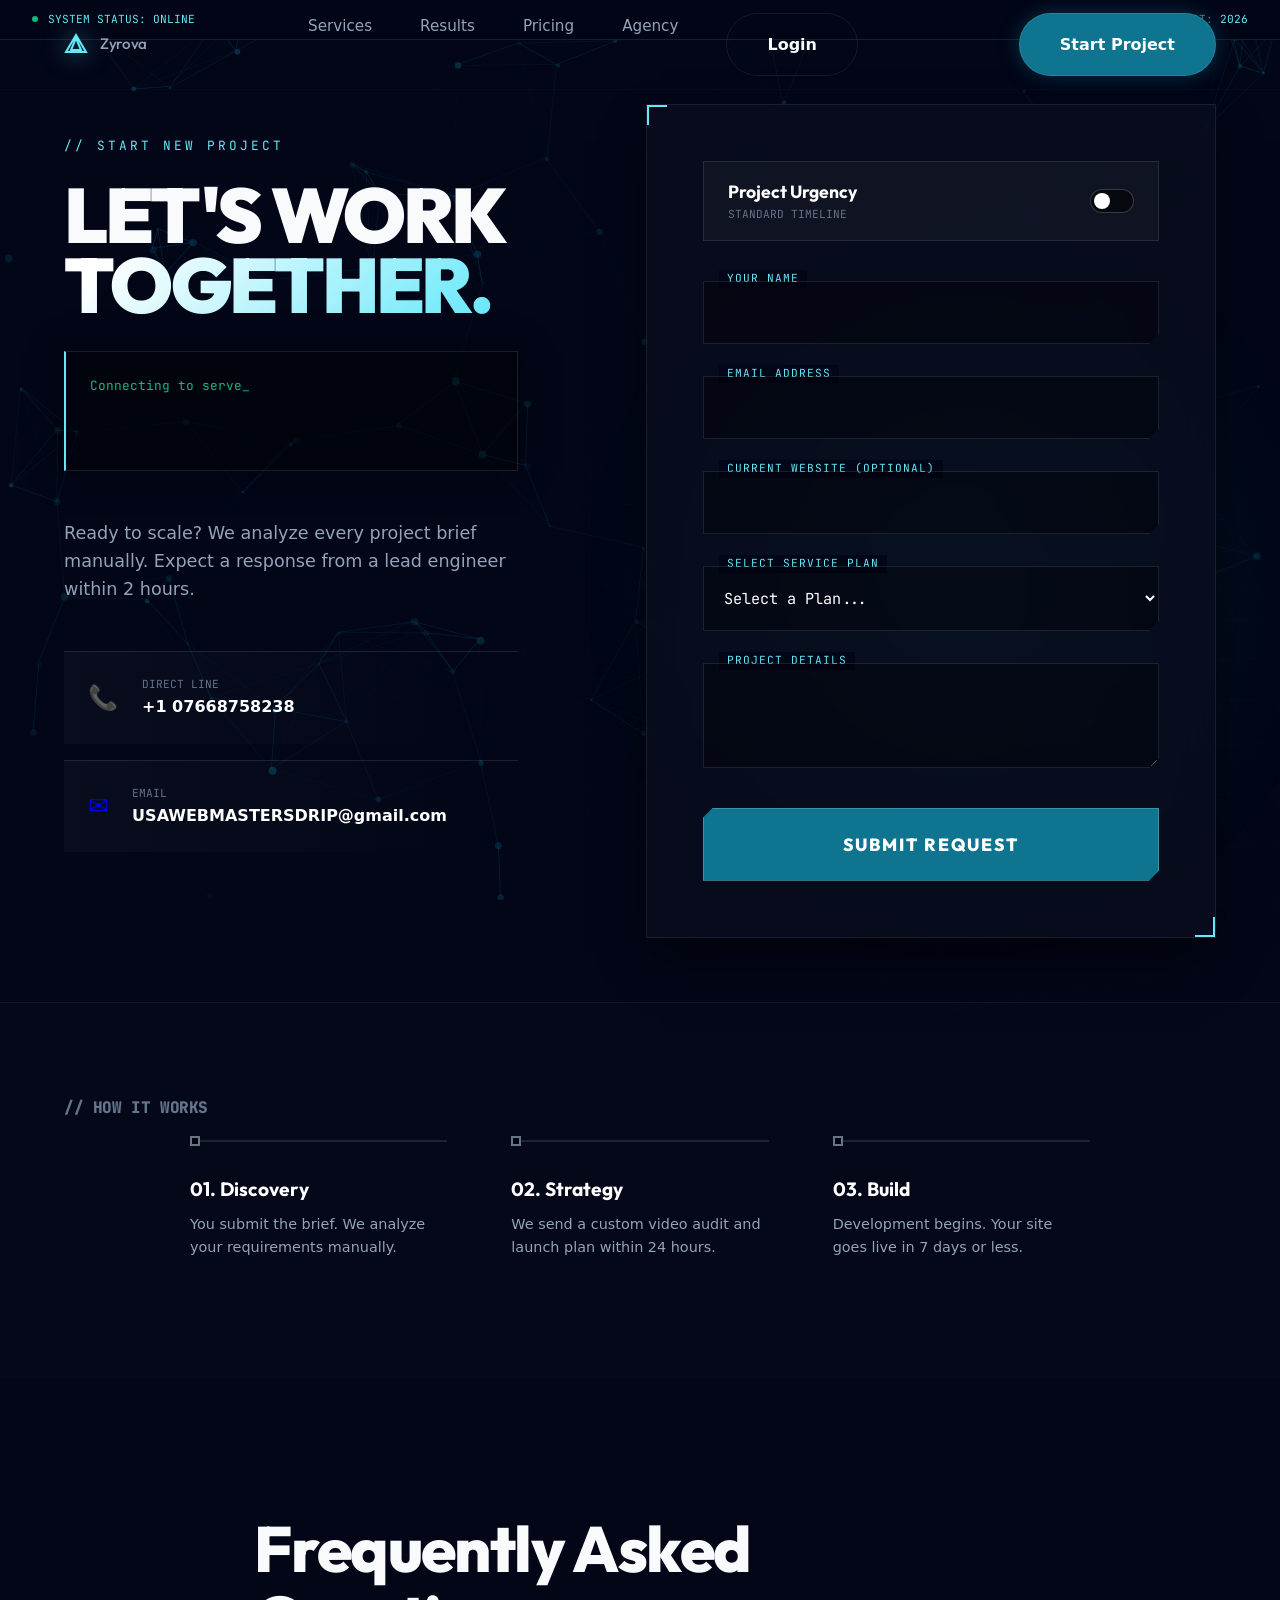
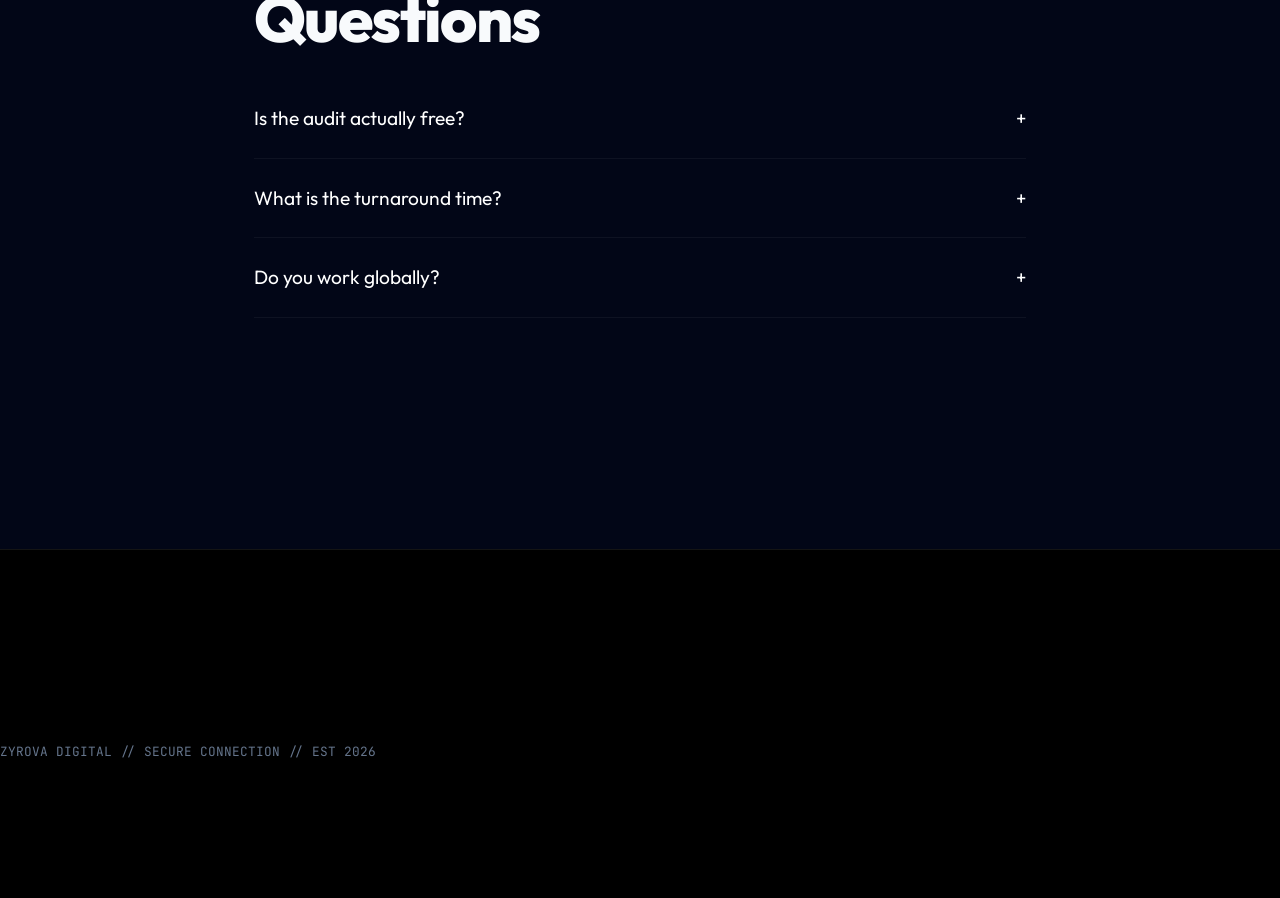
<file: contact.html>
<!DOCTYPE html>
<html lang="en">
<head>
    <meta charset="UTF-8">
    <meta name="viewport" content="width=device-width, initial-scale=1.0">
    <meta http-equiv="X-UA-Compatible" content="IE=edge">
    
    <title>Contact Zyrova | Start Your Project</title>
    <meta name="description" content="Ready to grow? Contact Zyrova Digital for high-performance web development and SEO.">
    <meta name="theme-color" content="#000000">
    
    <link rel="preconnect" href="https://fonts.googleapis.com">
    <link rel="preconnect" href="https://fonts.gstatic.com" crossorigin>
    <link href="https://fonts.googleapis.com/css2?family=Outfit:wght@700;900&family=JetBrains+Mono:wght@400;700&display=swap" rel="stylesheet">
    
    <link rel="stylesheet" href="style.css">

    <style>
        /* --- GOD MODE: OMEGA STYLES --- */
        body { background: #020617; overflow-x: hidden; padding-top: 40px; }

        /* 1. PLANETARY UPLINK (Background) */
        .globe-overlay {
            position: fixed; top: 15%; right: -10%; width: 70vw; height: 70vw;
            background: radial-gradient(circle, rgba(14, 116, 144, 0.15) 0%, transparent 60%);
            border-radius: 50%; z-index: -1; pointer-events: none;
            animation: pulse-globe 8s infinite ease-in-out;
        }
        .globe-grid {
            position: absolute; inset: 0; border-radius: 50%;
            background-image: 
                linear-gradient(rgba(255,255,255,0.03) 1px, transparent 1px),
                linear-gradient(90deg, rgba(255,255,255,0.03) 1px, transparent 1px);
            background-size: 50px 50px;
            transform: perspective(1000px) rotateY(20deg) rotateX(40deg);
            mask-image: radial-gradient(circle, black 0%, transparent 70%);
        }
        @keyframes pulse-globe { 0%, 100% { opacity: 0.3; transform: scale(1); } 50% { opacity: 0.6; transform: scale(1.05); } }

        /* 2. SYSTEM STATUS HUD */
        .system-hud {
            position: fixed; top: 0; left: 0; width: 100%; height: 40px;
            background: rgba(2, 6, 23, 0.95); border-bottom: 1px solid rgba(255,255,255,0.1);
            backdrop-filter: blur(10px); z-index: 9999;
            display: flex; align-items: center; justify-content: space-between;
            padding: 0 2rem; font-family: 'JetBrains Mono'; font-size: 0.7rem; color: var(--c-brand-light);
        }
        .blink-status { width: 6px; height: 6px; background: var(--c-success); border-radius: 50%; animation: blink 1s infinite; }

        /* 3. LAYOUT STRUCTURE */
        .apex-grid {
            display: grid; grid-template-columns: 1fr 1.2fr;
            min-height: 100vh;
        }

        /* 4. LEFT PANEL: INTEL */
        .intel-deck {
            padding: 6rem 4rem; display: flex; flex-direction: column; justify-content: flex-start;
            position: relative;
        }

        /* NEURAL TERMINAL */
        .neural-terminal {
            background: rgba(0,0,0,0.4); border: 1px solid rgba(255,255,255,0.1);
            border-left: 2px solid var(--c-brand-light);
            padding: 1.5rem; font-family: 'JetBrains Mono'; font-size: 0.8rem;
            color: var(--c-success); margin-bottom: 3rem; min-height: 120px;
            box-shadow: 0 0 30px rgba(0,0,0,0.5);
        }

        /* CONTACT METHODS */
        .holo-card {
            display: flex; align-items: center; gap: 1.5rem; padding: 1.5rem;
            background: linear-gradient(90deg, rgba(255,255,255,0.03), transparent);
            border-top: 1px solid rgba(255,255,255,0.1);
            margin-bottom: 1rem; transition: all 0.3s; cursor: pointer; text-decoration: none;
        }
        .holo-card:hover { padding-left: 2.5rem; border-color: var(--c-brand-light); background: linear-gradient(90deg, rgba(14, 116, 144, 0.1), transparent); }

        /* 5. RIGHT PANEL: THE OMEGA FORM */
        .cockpit-deck {
            padding: 4rem; display: flex; flex-direction: column; justify-content: center;
            position: relative;
        }

        /* PREMIUM FORM CARD */
        .omega-form {
            background: rgba(10, 15, 30, 0.7);
            backdrop-filter: blur(20px);
            border: 1px solid rgba(255, 255, 255, 0.08);
            padding: 3.5rem;
            position: relative;
            box-shadow: 0 25px 50px -12px rgba(0, 0, 0, 0.7);
            transition: all 0.5s cubic-bezier(0.4, 0, 0.2, 1);
        }
        
        /* Glowing Corners */
        .omega-form::before, .omega-form::after {
            content: ''; position: absolute; width: 20px; height: 20px; border: 2px solid var(--c-brand-light); transition: 0.3s;
        }
        .omega-form::before { top: 0; left: 0; border-right: 0; border-bottom: 0; }
        .omega-form::after { bottom: 0; right: 0; border-left: 0; border-top: 0; }

        /* DEFCON RED MODE */
        .omega-form.defcon-active {
            border-color: rgba(239, 68, 68, 0.5);
            box-shadow: 0 0 60px rgba(239, 68, 68, 0.15), inset 0 0 20px rgba(239, 68, 68, 0.05);
        }
        .omega-form.defcon-active::before, .omega-form.defcon-active::after { border-color: var(--c-danger); }
        .omega-form.defcon-active .cyber-input { border-color: rgba(239, 68, 68, 0.3); }
        .omega-form.defcon-active .cyber-input:focus { border-color: var(--c-danger); box-shadow: 0 0 15px rgba(239, 68, 68, 0.2); }
        .omega-form.defcon-active .submit-btn { background: var(--c-danger); color: #fff; }

        /* CYBER INPUTS (Technical Look) */
        .form-row { margin-bottom: 2rem; position: relative; }
        
        .cyber-input {
            width: 100%; background: rgba(0, 0, 0, 0.3);
            border: 1px solid rgba(255, 255, 255, 0.1);
            color: #fff; font-family: 'JetBrains Mono'; font-size: 0.95rem;
            padding: 1.25rem 1rem; transition: all 0.3s;
            clip-path: polygon(0 0, 100% 0, 100% calc(100% - 10px), calc(100% - 10px) 100%, 0 100%);
        }
        .cyber-input:focus {
            outline: none; border-color: var(--c-brand-light);
            background: rgba(14, 116, 144, 0.05);
            box-shadow: 0 0 20px rgba(103, 232, 249, 0.1);
        }
        
        .cyber-label {
            position: absolute; top: -0.7rem; left: 1rem;
            background: #020617; padding: 0 0.5rem;
            font-family: 'JetBrains Mono'; font-size: 0.7rem; color: var(--c-brand-light);
            letter-spacing: 1px;
        }

        /* PRIORITY SWITCH */
        .priority-control {
            display: flex; align-items: center; justify-content: space-between;
            background: rgba(255,255,255,0.03); padding: 1rem 1.5rem;
            border: 1px solid rgba(255,255,255,0.1); margin-bottom: 2.5rem; cursor: pointer;
        }
        .switch-rail {
            width: 44px; height: 24px; background: rgba(0,0,0,0.5); border-radius: 20px;
            position: relative; border: 1px solid rgba(255,255,255,0.2); transition: 0.3s;
        }
        .switch-orb {
            width: 16px; height: 16px; background: #fff; border-radius: 50%;
            position: absolute; top: 3px; left: 3px; transition: 0.3s cubic-bezier(0.68, -0.55, 0.265, 1.55);
        }
        .priority-control.active .switch-rail { border-color: var(--c-danger); }
        .priority-control.active .switch-orb { left: 23px; background: var(--c-danger); box-shadow: 0 0 10px var(--c-danger); }

        /* SUBMIT BUTTON */
        .submit-btn {
            width: 100%; padding: 1.5rem; background: var(--c-brand-main);
            color: #fff; font-family: 'Outfit'; font-weight: 800; text-transform: uppercase; letter-spacing: 2px;
            border: 1px solid rgba(255,255,255,0.2); cursor: pointer; transition: 0.3s;
            position: relative; overflow: hidden; font-size: 1.1rem;
            clip-path: polygon(10px 0, 100% 0, 100% calc(100% - 10px), calc(100% - 10px) 100%, 0 100%, 0 10px);
        }
        .submit-btn:hover { background: #fff; color: #000; box-shadow: 0 0 40px var(--c-brand-light); }

        /* PROTOCOL TIMELINE (Process) */
        .timeline-section { padding: 6rem 0; border-top: 1px solid rgba(255,255,255,0.05); background: rgba(255,255,255,0.01); }
        .timeline-row { display: flex; gap: 4rem; position: relative; max-width: 900px; margin: 0 auto; }
        .timeline-step { flex: 1; position: relative; padding-top: 2rem; border-top: 2px solid rgba(255,255,255,0.1); }
        .timeline-step::before {
            content: ''; position: absolute; top: -6px; left: 0; width: 10px; height: 10px;
            background: #000; border: 2px solid var(--text-tertiary); transition: 0.3s;
        }
        .timeline-step:hover::before { border-color: var(--c-brand-light); background: var(--c-brand-light); box-shadow: 0 0 15px var(--c-brand-light); }

        /* TACTICAL FAQ */
        .tactical-faq { max-width: 900px; margin: 0 auto 6rem; }
        .faq-item { border-bottom: 1px solid rgba(255,255,255,0.05); }
        .faq-head {
            padding: 1.5rem 0; display: flex; justify-content: space-between; align-items: center;
            font-family: 'Outfit'; font-size: 1.2rem; cursor: pointer; color: #fff; transition: 0.3s;
        }
        .faq-head:hover { color: var(--c-brand-light); padding-left: 10px; }
        .faq-body { max-height: 0; overflow: hidden; color: var(--text-secondary); transition: 0.4s ease; font-size: 1rem; }
        .faq-item.open .faq-body { max-height: 200px; padding-bottom: 1.5rem; }

        /* MOBILE OPTIMIZATION */
        @media (max-width: 900px) {
            .apex-grid { grid-template-columns: 1fr; }
            .intel-deck { padding: 4rem 2rem 2rem; }
            .cockpit-deck { padding: 2rem; }
            .omega-form { padding: 2rem 1.5rem; }
            .timeline-row { flex-direction: column; gap: 2rem; border-left: 2px solid rgba(255,255,255,0.1); padding-left: 2rem; border-top: none; }
            .timeline-step { border-top: none; padding-top: 0; }
            .timeline-step::before { top: 0; left: -38px; }
            h1 { font-size: 3.5rem !important; }
        }
    </style>
</head>

<body>

    <div class="system-hud">
        <div style="display:flex; align-items:center; gap:10px;">
            <div class="blink-status"></div>
            <span>SYSTEM STATUS: ONLINE</span>
        </div>
        <div>
            <span style="color:var(--text-tertiary);">EST:</span> 2026
        </div>
    </div>

    <header class="header">
        <div class="container nav-container">
            <a href="index.html" class="logo nav-link">
                <svg width="24" height="24" viewBox="0 0 24 24" fill="none" stroke="currentColor" stroke-width="2"><path d="M12 2L2 19h20L12 2zm0 3l5 12H7l5-12z"/></svg>
                Zyrova
            </a>
            <nav>
                <button class="nav-toggle" aria-label="Open Menu">☰</button>
                <ul class="nav-menu">
                    <li><a href="services.html" class="nav-link">Services</a></li>
                    <li><a href="case-studies.html" class="nav-link">Results</a></li>
                    <li><a href="pricing.html" class="nav-link">Pricing</a></li>
                    <li><a href="about.html" class="nav-link">Agency</a></li>
                    <li><a href="contact.html" class="btn btn-secondary">Login</a></li>
                </ul>
            </nav>
            <a href="contact.html" class="btn btn-primary">Start Project</a>
        </div>
    </header>

    <main>
        
        <div class="globe-overlay"><div class="globe-grid"></div></div>

        <div class="apex-grid">
            
            <div class="intel-deck reveal">
                <div style="font-family: 'JetBrains Mono'; color: var(--c-brand-light); margin-bottom: 1.5rem; letter-spacing: 3px; font-size: 0.8rem;">
                    // START NEW PROJECT
                </div>
                
                <h1 style="font-family: 'Outfit'; font-weight: 900; font-size: clamp(3.5rem, 6vw, 6rem); line-height: 0.9; margin-bottom: 2rem;">
                    LET'S WORK <br> <span class="text-gradient">TOGETHER.</span>
                </h1>

                <div class="neural-terminal" id="terminal-out">
                    <span class="cursor">_</span>
                </div>

                <p style="color: var(--text-secondary); margin-bottom: 3rem; max-width: 450px; line-height: 1.6; font-size: 1.1rem;">
                    Ready to scale? We analyze every project brief manually. Expect a response from a lead engineer within 2 hours.
                </p>

                <a href="tel:+107668758238" class="holo-card">
                    <div style="font-size: 1.5rem;">📞</div>
                    <div>
                        <div style="font-family: 'JetBrains Mono'; font-size: 0.7rem; color: var(--text-tertiary);">DIRECT LINE</div>
                        <div style="font-weight: 700; color: #fff;">+1 07668758238</div>
                    </div>
                </a>
                
                <a href="mailto:USAWEBMASTERSDRIP@gmail.com" class="holo-card">
                    <div style="font-size: 1.5rem;">✉️</div>
                    <div>
                        <div style="font-family: 'JetBrains Mono'; font-size: 0.7rem; color: var(--text-tertiary);">EMAIL</div>
                        <div style="font-weight: 700; color: #fff;">USAWEBMASTERSDRIP@gmail.com</div>
                    </div>
                </a>
            </div>

            <div class="cockpit-deck">
                <div class="omega-form" id="omega-panel">
                    
                    <div class="priority-control" onclick="toggleDefcon()">
                        <div>
                            <div style="font-family: 'Outfit'; font-weight: 700; font-size: 1.1rem; color: #fff;">Project Urgency</div>
                            <div style="font-family: 'JetBrains Mono'; font-size: 0.7rem; color: var(--text-tertiary);" id="defcon-text">STANDARD TIMELINE</div>
                        </div>
                        <div class="switch-rail"><div class="switch-orb"></div></div>
                    </div>

                    <form action="https://formsubmit.co/usawebmastersdrip@gmail.com" method="POST">
                        <input type="hidden" name="_next" value="https://akashjadon04.github.io/zyrova-digital/success.html">
                        <input type="hidden" name="_subject" value="NEW ZYROVA PROJECT REQUEST">
                        <input type="hidden" name="_captcha" value="false">

                        <div class="form-row">
                            <label class="cyber-label">YOUR NAME</label>
                            <input type="text" name="name" class="cyber-input" required>
                        </div>

                        <div class="form-row">
                            <label class="cyber-label">EMAIL ADDRESS</label>
                            <input type="email" name="email" class="cyber-input" required>
                        </div>

                        <div class="form-row">
                            <label class="cyber-label">CURRENT WEBSITE (OPTIONAL)</label>
                            <input type="url" name="website" class="cyber-input">
                        </div>

                        <div class="form-row">
                            <label class="cyber-label">SELECT SERVICE PLAN</label>
                            <select name="plan" id="plan-select" class="cyber-input" style="cursor: pointer; color: #fff;">
                                <option value="" disabled selected style="color: #999;">Select a Plan...</option>
                                <option value="fast" style="color: #000;">Fast Launch ($199)</option>
                                <option value="growth" style="color: #000;">Growth Engine ($349)</option>
                                <option value="custom" style="color: #000;">Custom Build ($499+)</option>
                                <option value="audit" style="color: #000;">Free Audit Only</option>
                            </select>
                        </div>

                        <div class="form-row">
                            <label class="cyber-label">PROJECT DETAILS</label>
                            <textarea name="message" class="cyber-input" rows="3"></textarea>
                        </div>

                        <button type="submit" class="submit-btn" id="submit-btn">
                            SUBMIT REQUEST
                        </button>
                    </form>
                </div>
            </div>
        </div>

        <section class="timeline-section">
            <div class="container">
                <div class="reveal mb-4 text-center">
                    <h2 style="font-family: 'JetBrains Mono'; font-size: 1rem; color: var(--text-tertiary);">// HOW IT WORKS</h2>
                </div>
                <div class="timeline-row reveal delay-100">
                    <div class="timeline-step">
                        <div style="font-family: 'Outfit'; font-weight: 700; font-size: 1.2rem; color: #fff; margin-bottom: 0.5rem;">01. Discovery</div>
                        <p style="font-size: 0.9rem; color: var(--text-secondary);">You submit the brief. We analyze your requirements manually.</p>
                    </div>
                    <div class="timeline-step">
                        <div style="font-family: 'Outfit'; font-weight: 700; font-size: 1.2rem; color: #fff; margin-bottom: 0.5rem;">02. Strategy</div>
                        <p style="font-size: 0.9rem; color: var(--text-secondary);">We send a custom video audit and launch plan within 24 hours.</p>
                    </div>
                    <div class="timeline-step">
                        <div style="font-family: 'Outfit'; font-weight: 700; font-size: 1.2rem; color: #fff; margin-bottom: 0.5rem;">03. Build</div>
                        <p style="font-size: 0.9rem; color: var(--text-secondary);">Development begins. Your site goes live in 7 days or less.</p>
                    </div>
                </div>
            </div>
        </section>

        <section class="section">
            <div class="container tactical-faq">
                <h2 class="text-center mb-4 reveal">Frequently Asked Questions</h2>
                
                <div class="reveal delay-100">
                    <div class="faq-item">
                        <div class="faq-head">
                            <span>Is the audit actually free?</span>
                            <span>+</span>
                        </div>
                        <div class="faq-body">
                            Yes. We record a 5-minute manual video reviewing your site's code, SEO, and conversion blockers. No bots, no obligation.
                        </div>
                    </div>
                    <div class="faq-item">
                        <div class="faq-head">
                            <span>What is the turnaround time?</span>
                            <span>+</span>
                        </div>
                        <div class="faq-body">
                            Basic sites launch in 7 days. Complex growth engines take 2-3 weeks. Priority clients (Rush Mode) get expedited service.
                        </div>
                    </div>
                    <div class="faq-item">
                        <div class="faq-head">
                            <span>Do you work globally?</span>
                            <span>+</span>
                        </div>
                        <div class="faq-body">
                            Yes. We operate across all time zones. Payment is handled securely via Stripe in USD.
                        </div>
                    </div>
                </div>
            </div>
        </section>

    </main>

    <footer class="footer">
        <div class="container text-center" style="padding: 4rem 0;">
            <p style="color: var(--text-tertiary); font-size: 0.8rem; font-family: 'JetBrains Mono';">
                ZYROVA DIGITAL // SECURE CONNECTION // EST 2026
            </p>
        </div>
    </footer>

    <script src="script.js"></script>
    
    <script>
        // 1. TERMINAL TEXT EFFECT
        const terminalText = "Connecting to server... \n> Ready for new project. \n> Awaiting user details...";
        const terminalEl = document.getElementById('terminal-out');
        let charIndex = 0;

        function typeWriter() {
            if (charIndex < terminalText.length) {
                const char = terminalText.charAt(charIndex);
                terminalEl.innerHTML = terminalText.substring(0, charIndex) + (char === '\n' ? '<br>' : char) + '<span style="animation:blink 1s infinite">_</span>';
                charIndex++;
                setTimeout(typeWriter, Math.random() * 40 + 20);
            }
        }
        setTimeout(typeWriter, 800);

        // 2. PRIORITY TOGGLE LOGIC
        let isDefcon = false;
        function toggleDefcon() {
            isDefcon = !isDefcon;
            const panel = document.getElementById('omega-panel');
            const toggle = document.querySelector('.priority-control');
            const text = document.getElementById('defcon-text');
            const btn = document.getElementById('submit-btn');

            if (isDefcon) {
                panel.classList.add('defcon-active');
                toggle.classList.add('active');
                text.innerText = 'PRIORITY RUSH (EXPEDITED)';
                text.style.color = 'var(--c-danger)';
                btn.innerText = 'SEND PRIORITY REQUEST';
            } else {
                panel.classList.remove('defcon-active');
                toggle.classList.remove('active');
                text.innerText = 'STANDARD TIMELINE';
                text.style.color = 'var(--text-tertiary)';
                btn.innerText = 'SUBMIT REQUEST';
            }
        }

        // 3. AUTO-FILL PLAN
        document.addEventListener('DOMContentLoaded', () => {
            const params = new URLSearchParams(window.location.search);
            if (params.get('plan')) {
                document.getElementById('plan-select').value = params.get('plan');
            }
        });

        // 4. FAQ LOGIC
        document.querySelectorAll('.faq-head').forEach(head => {
            head.addEventListener('click', () => {
                head.parentElement.classList.toggle('open');
            });
        });
    </script>
</body>
</html>
</file>
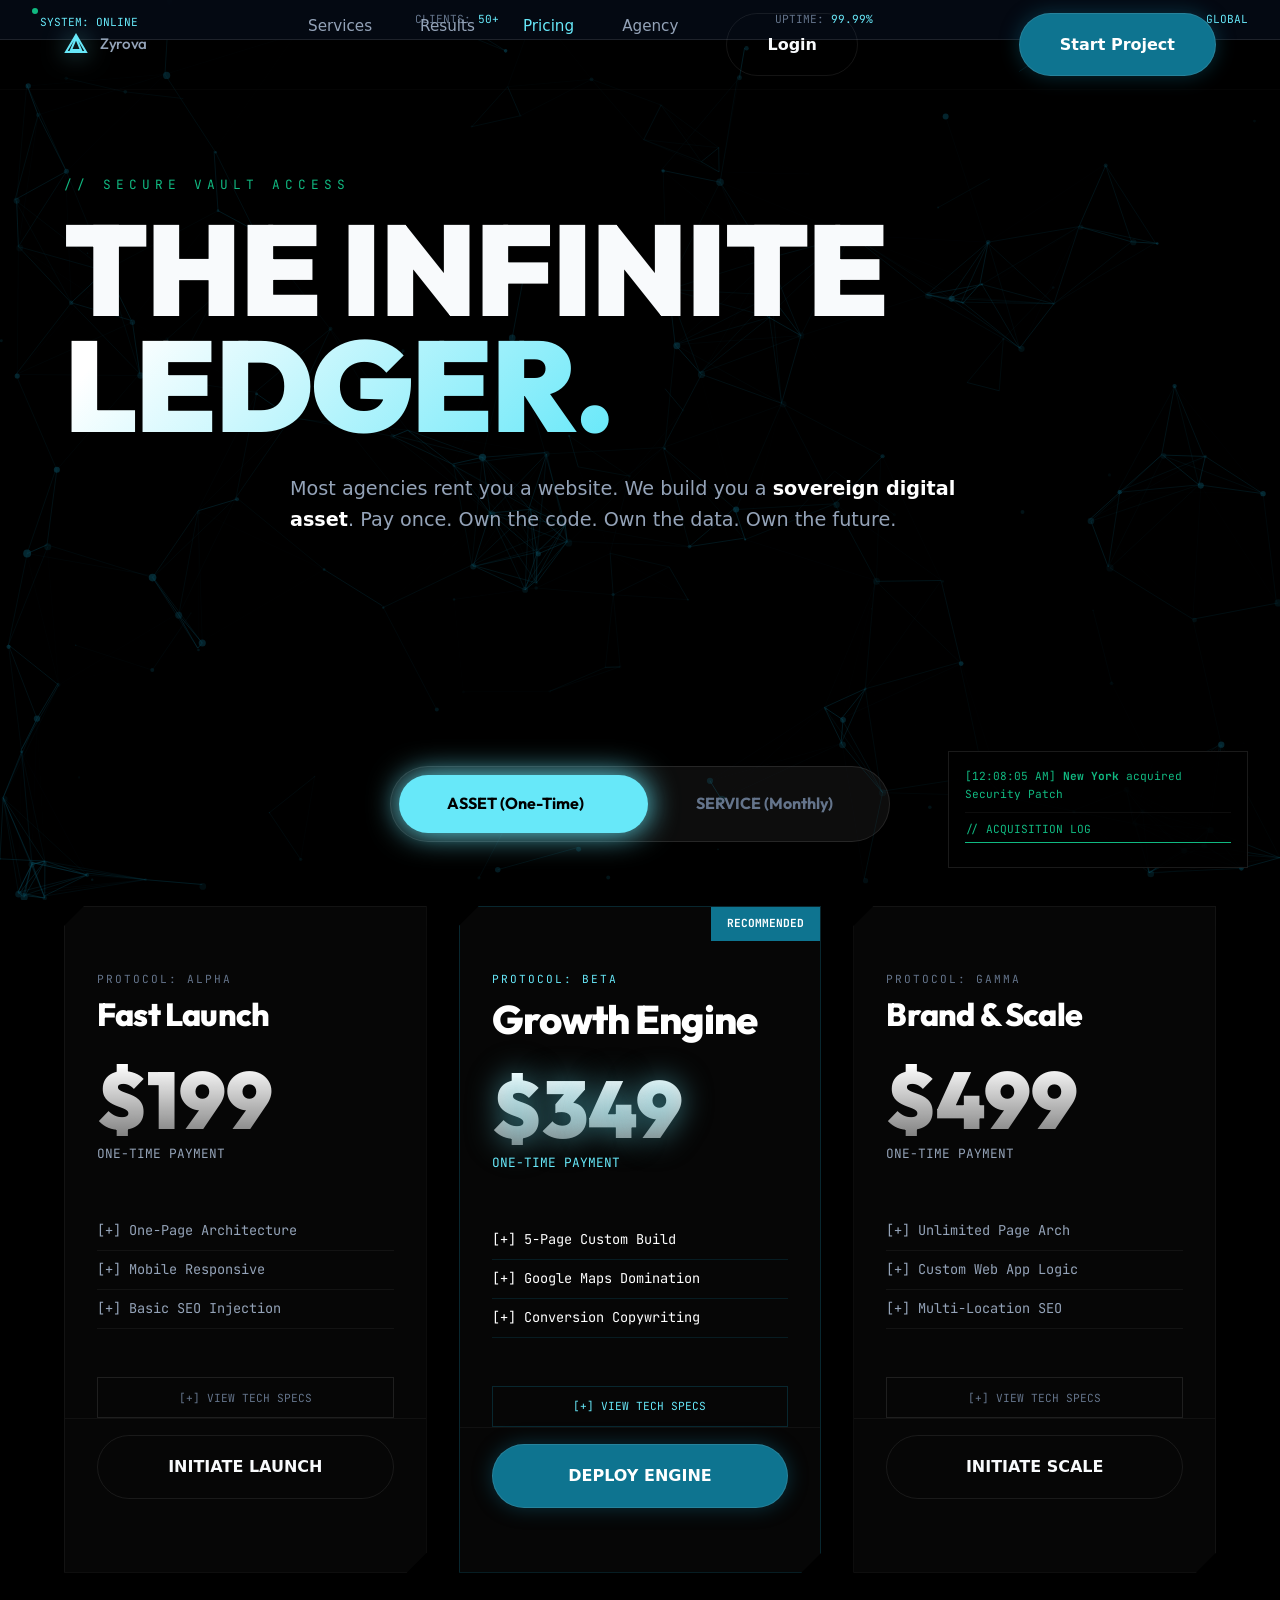
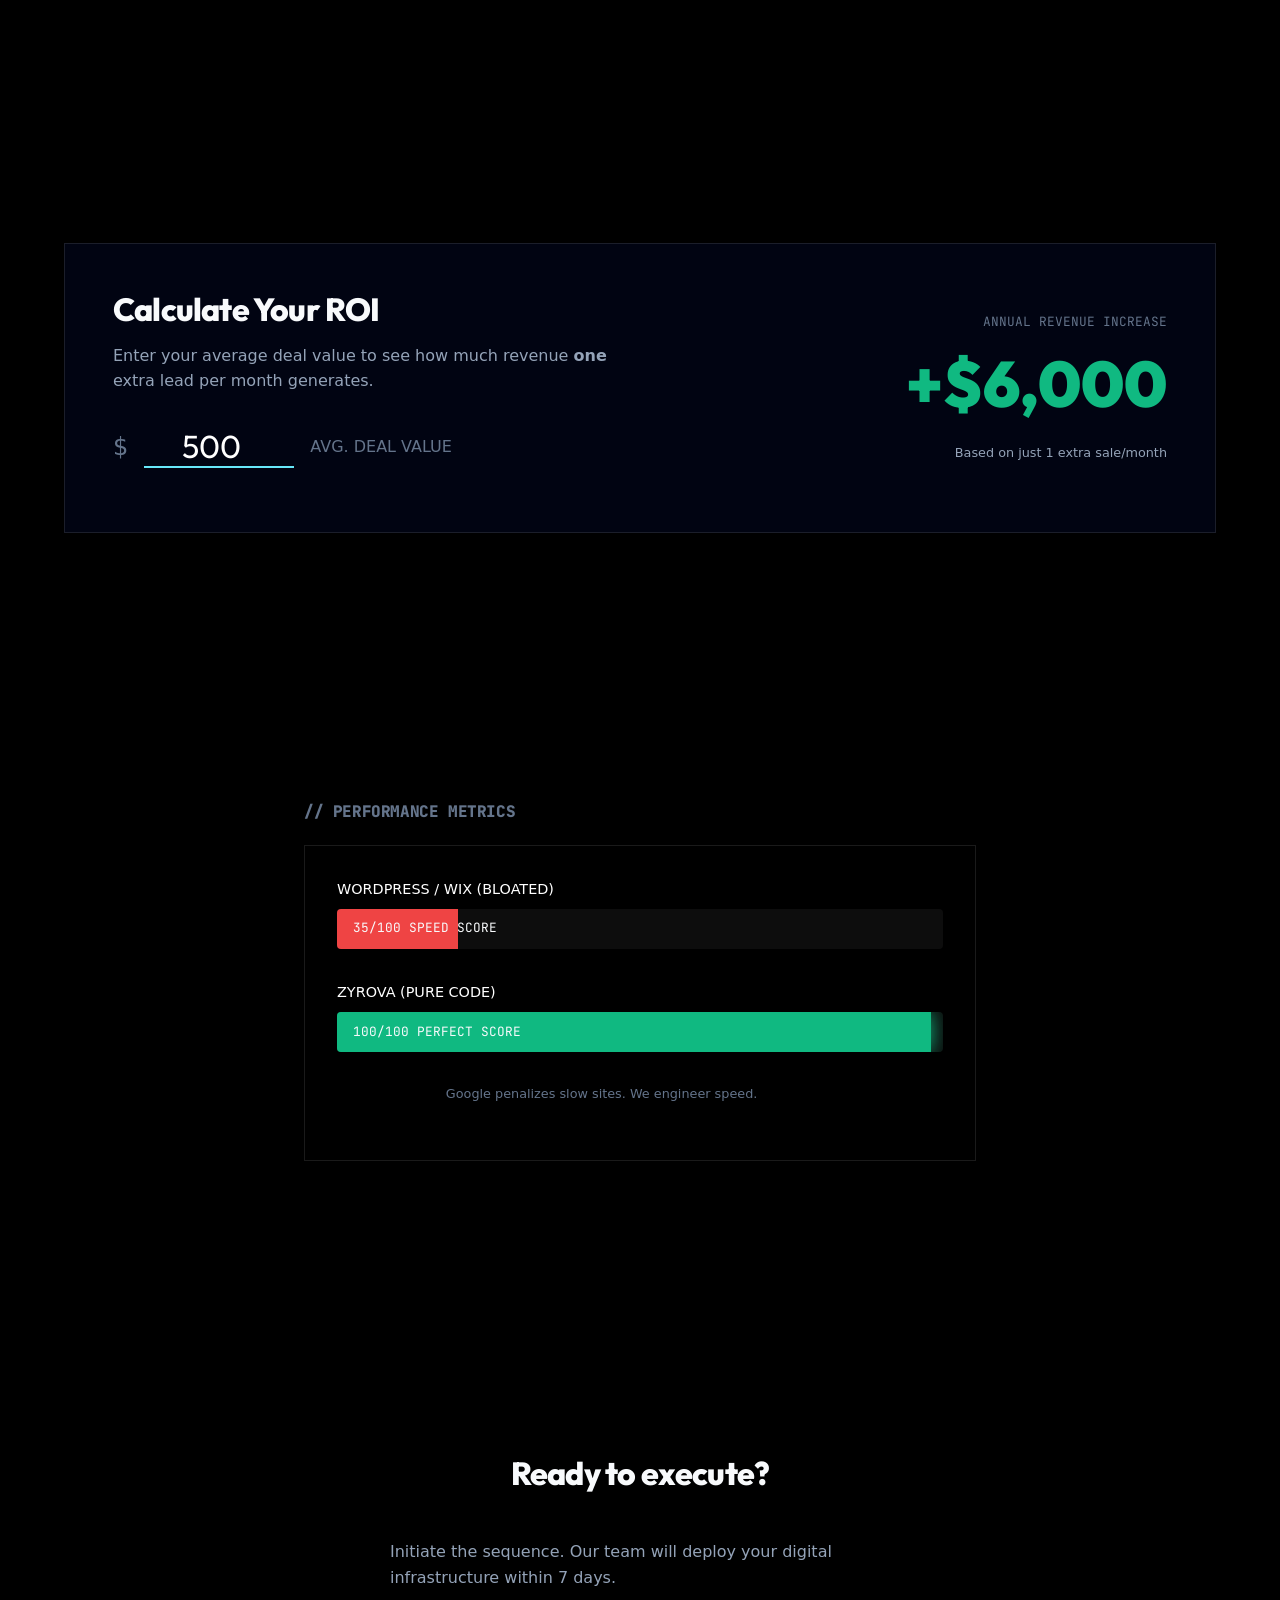
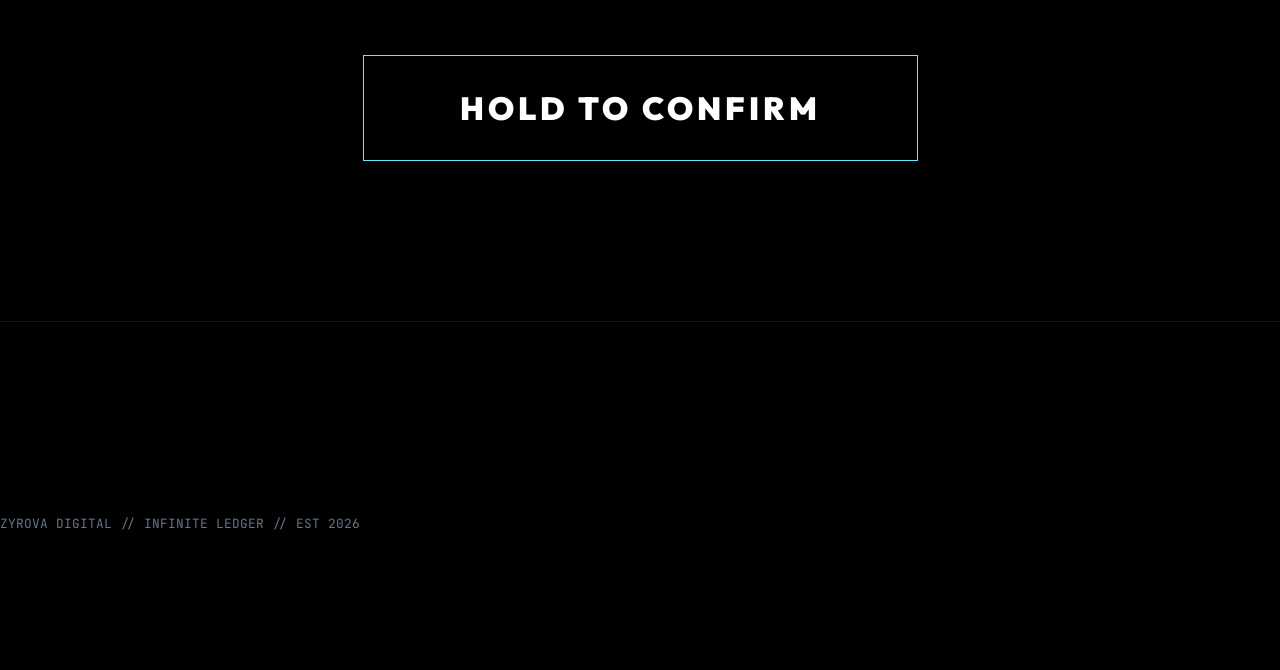
<file: pricing.html>
<!DOCTYPE html>
<html lang="en">
<head>
    <meta charset="UTF-8">
    <meta name="viewport" content="width=device-width, initial-scale=1.0">
    <meta http-equiv="X-UA-Compatible" content="IE=edge">
    
    <title>Zyrova // INFINITE LEDGER</title>
    <meta name="theme-color" content="#000000">
    
    <link rel="preconnect" href="https://fonts.googleapis.com">
    <link rel="preconnect" href="https://fonts.gstatic.com" crossorigin>
    <link href="https://fonts.googleapis.com/css2?family=Outfit:wght@700;900&family=JetBrains+Mono:wght@400;700&display=swap" rel="stylesheet">
    
    <link rel="stylesheet" href="style.css">

    <style>
        /* --- GOD MODE: INFINITE LEDGER STYLES --- */
        body { background: #000; overflow-x: hidden; padding-top: 40px; }

        /* FEATURE 1: SYSTEM HUD */
        .system-hud {
            position: fixed; top: 0; left: 0; width: 100%; height: 40px;
            background: rgba(5, 10, 20, 0.9); border-bottom: 1px solid rgba(255,255,255,0.1);
            backdrop-filter: blur(10px); z-index: 9999;
            display: flex; align-items: center; justify-content: space-between;
            padding: 0 2rem; font-family: 'JetBrains Mono'; font-size: 0.7rem; color: var(--c-brand-light);
        }
        .blink-red { animation: blink-red 1s infinite; width: 6px; height: 6px; background: var(--c-success); border-radius: 50%; }
        @keyframes blink-red { 50% { opacity: 0; } }

        /* FEATURE 2: QUANTUM SWITCH */
        .quantum-container { display: flex; justify-content: center; margin: 4rem 0; position: relative; z-index: 10; }
        .quantum-switch {
            background: rgba(255,255,255,0.05); border: 1px solid rgba(255,255,255,0.1);
            border-radius: 50px; padding: 0.5rem; display: flex; gap: 1rem; position: relative;
        }
        .switch-opt {
            padding: 1rem 3rem; border-radius: 40px; cursor: pointer;
            font-family: 'Outfit'; font-weight: 700; color: var(--text-tertiary); transition: 0.3s; position: relative; z-index: 2;
        }
        .switch-opt.active { color: #000; }
        .switch-glider {
            position: absolute; top: 0.5rem; left: 0.5rem; height: calc(100% - 1rem); width: 50%;
            background: var(--c-brand-light); border-radius: 40px; transition: transform 0.4s cubic-bezier(0.68, -0.55, 0.265, 1.55); z-index: 1;
            box-shadow: 0 0 30px var(--c-brand-light);
        }

        /* FEATURE 3: HOLOGRAPHIC PRISMS */
        .prism-card {
            background: rgba(10, 10, 10, 0.6); border: 1px solid rgba(255, 255, 255, 0.05);
            backdrop-filter: blur(20px); padding: 4rem 2rem; position: relative;
            transform-style: preserve-3d; transition: transform 0.1s, height 0.3s;
            overflow: hidden; display: flex; flex-direction: column;
            clip-path: polygon(20px 0, 100% 0, 100% calc(100% - 20px), calc(100% - 20px) 100%, 0 100%, 0 20px);
        }
        .prism-card:hover { border-color: rgba(255,255,255,0.2); background: rgba(15, 23, 42, 0.8); z-index: 5; }
        .mega-price {
            font-family: 'Outfit'; font-weight: 900; font-size: 5rem; line-height: 0.9;
            background: linear-gradient(180deg, #fff, rgba(255,255,255,0.5));
            -webkit-background-clip: text; color: transparent;
        }

        /* FEATURE 4: SCHEMATIC EXPANSION */
        .schematic-panel {
            max-height: 0; overflow: hidden; transition: max-height 0.5s cubic-bezier(0.4, 0, 0.2, 1);
            background: rgba(0,0,0,0.3); margin: 0 -2rem; padding: 0 2rem;
            border-top: 1px solid rgba(255,255,255,0.05);
        }
        .prism-card.open .schematic-panel { max-height: 400px; padding-top: 1.5rem; padding-bottom: 1.5rem; }
        .schematic-btn {
            background: transparent; border: 1px solid rgba(255,255,255,0.1); color: var(--text-tertiary);
            font-family: 'JetBrains Mono'; font-size: 0.7rem; cursor: pointer; width: 100%;
            padding: 0.8rem; margin-top: 1rem; display: flex; align-items: center; justify-content: center; gap: 0.5rem;
            transition: 0.3s;
        }
        .schematic-btn:hover { border-color: var(--c-brand-light); color: var(--c-brand-light); letter-spacing: 1px; }

        /* FEATURE 5: ROI SIMULATOR */
        .roi-box {
            background: rgba(2, 6, 23, 0.8); border: 1px solid rgba(255,255,255,0.1);
            padding: 3rem; position: relative; overflow: hidden;
        }
        .roi-input {
            background: transparent; border: none; border-bottom: 2px solid var(--c-brand-light);
            color: #fff; font-size: 2rem; font-family: 'Outfit'; width: 150px; text-align: center;
        }
        .roi-input:focus { outline: none; }

        /* FEATURE 6: VELOCITY CHART */
        .velocity-bar {
            height: 40px; background: rgba(255,255,255,0.05); margin-bottom: 1rem;
            position: relative; border-radius: 4px; overflow: hidden;
        }
        .velocity-fill {
            height: 100%; background: var(--c-brand-main); width: 0%;
            transition: width 1.5s cubic-bezier(0.22, 1, 0.36, 1);
            display: flex; align-items: center; padding-left: 1rem; font-family: 'JetBrains Mono'; font-size: 0.8rem; white-space: nowrap;
        }
        .velocity-fill.wix { background: var(--c-danger); width: 20%; } /* Simulate slow */
        .velocity-fill.zyrova { background: var(--c-success); width: 98%; box-shadow: 0 0 20px var(--c-success); }

        /* FEATURE 7: LIVE FEED */
        .live-feed {
            position: fixed; bottom: 2rem; right: 2rem; width: 300px;
            background: rgba(0,0,0,0.9); border: 1px solid rgba(255,255,255,0.1);
            padding: 1rem; font-family: 'JetBrains Mono'; font-size: 0.7rem;
            color: var(--c-success); z-index: 100; pointer-events: none;
        }
        .feed-item { margin-bottom: 0.5rem; border-bottom: 1px solid rgba(255,255,255,0.05); padding-bottom: 0.5rem; animation: slideUp 0.3s ease-out; }
        @keyframes slideUp { from { transform: translateY(20px); opacity: 0; } to { transform: translateY(0); opacity: 1; } }

        /* FEATURE 8: THE KILL SWITCH */
        .kill-switch-container {
            display: flex; justify-content: center; align-items: center; flex-direction: column; gap: 2rem;
        }
        .hold-btn-large {
            position: relative; padding: 2rem 6rem;
            background: transparent; border: 1px solid var(--c-brand-light);
            color: #fff; font-family: 'Outfit'; font-weight: 900; font-size: 2rem; letter-spacing: 4px;
            cursor: pointer; overflow: hidden; user-select: none;
        }
        .hold-progress {
            position: absolute; top: 0; left: 0; height: 100%; width: 0%;
            background: var(--c-brand-light); mix-blend-mode: difference;
            transition: width 0.1s linear; pointer-events: none;
        }
        .hold-btn-large:active .hold-progress { width: 100%; transition: width 2s ease-in; }

        /* Canvas */
        #singularity-canvas { position: fixed; top: 0; left: 0; width: 100%; height: 100%; z-index: -1; opacity: 0.4; pointer-events: none; }

        @media (max-width: 768px) {
            .system-hud { display: none; }
            .live-feed { display: none; }
            .mega-price { font-size: 3.5rem; }
            .prism-card { transform: none !important; margin-bottom: 2rem; }
            .switch-opt { padding: 1rem; font-size: 0.8rem; }
        }
    </style>
</head>

<body>

    <canvas id="singularity-canvas"></canvas>

    <div class="system-hud">
        <div class="hud-metric">
            <div class="blink-red"></div>
            <span style="margin-left: 8px;">SYSTEM: ONLINE</span>
        </div>
        <div class="hud-metric">
            <span style="color: var(--text-tertiary);">CLIENTS:</span>
            <span class="hud-value" id="hud-clients">50+</span>
        </div>
        <div class="hud-metric">
            <span style="color: var(--text-tertiary);">UPTIME:</span>
            <span class="hud-value">99.99%</span>
        </div>
        <div class="hud-metric">
            <span style="color: var(--text-tertiary);">REGION:</span>
            <span class="hud-value">GLOBAL</span>
        </div>
    </div>

    <div class="live-feed" id="live-feed">
        <div style="border-bottom: 1px solid var(--c-success); margin-bottom: 0.5rem; padding-bottom: 0.2rem;">// ACQUISITION LOG</div>
        </div>

    <header class="header">
        <div class="container nav-container">
            <a href="index.html" class="logo nav-link">
                <svg width="24" height="24" viewBox="0 0 24 24" fill="none" stroke="currentColor" stroke-width="2"><path d="M12 2L2 19h20L12 2zm0 3l5 12H7l5-12z"/></svg>
                Zyrova
            </a>
            <nav>
                <button class="nav-toggle" aria-label="Open Menu">☰</button>
                <ul class="nav-menu">
                    <li><a href="services.html" class="nav-link">Services</a></li>
                    <li><a href="case-studies.html" class="nav-link">Results</a></li>
                    <li><a href="pricing.html" class="nav-link" style="color:var(--c-brand-light)">Pricing</a></li>
                    <li><a href="about.html" class="nav-link">Agency</a></li>
                    <li><a href="contact.html" class="btn btn-secondary">Login</a></li>
                </ul>
            </nav>
            <a href="contact.html" class="btn btn-primary">Start Project</a>
        </div>
    </header>

    <main>
        
        <section class="section text-center" style="min-height: 70vh; display: flex; align-items: center; justify-content: center;">
            <div class="container">
                <div class="reveal">
                    <div style="font-family: 'JetBrains Mono'; color: var(--c-success); margin-bottom: 1rem; letter-spacing: 5px; font-size: 0.8rem;">
                        // SECURE VAULT ACCESS
                    </div>
                    <h1 style="font-size: clamp(3.5rem, 12vw, 8rem); line-height: 0.9; font-family: 'Outfit'; font-weight: 900; letter-spacing: -2px;">
                        THE INFINITE <br> <span class="text-gradient">LEDGER.</span>
                    </h1>
                    <p style="max-width: 700px; margin: 2rem auto; color: var(--text-secondary); font-size: 1.2rem;">
                        Most agencies rent you a website. We build you a <strong style="color:#fff">sovereign digital asset</strong>. 
                        Pay once. Own the code. Own the data. Own the future.
                    </p>
                </div>
            </div>
        </section>

        <div class="container">
            <div class="quantum-container reveal delay-100">
                <div class="quantum-switch">
                    <div class="switch-glider"></div>
                    <div class="switch-opt active" onclick="switchMode('asset')">ASSET (One-Time)</div>
                    <div class="switch-opt" onclick="switchMode('service')">SERVICE (Monthly)</div>
                </div>
            </div>
        </div>

        <section class="section" style="padding-top: 0;">
            <div class="container">
                <div class="grid-3 prism-container">
                    
                    <div class="prism-card reveal">
                        <div style="font-family: 'JetBrains Mono'; color: var(--text-tertiary); font-size: 0.7rem; letter-spacing: 2px;">PROTOCOL: ALPHA</div>
                        <h3 style="font-size: 2rem; margin: 0.5rem 0 2rem; color: #fff;">Fast Launch</h3>
                        
                        <div class="mega-price" id="price-basic">$199</div>
                        <div class="mode-text" style="font-family: 'JetBrains Mono'; color: var(--text-secondary); font-size: 0.8rem; margin-top: 0.5rem;">ONE-TIME PAYMENT</div>

                        <ul style="margin-top: 3rem; list-style: none; padding: 0; color: var(--text-secondary); font-family: 'JetBrains Mono'; font-size: 0.85rem; margin-bottom: 2rem;">
                            <li style="padding: 0.5rem 0; border-bottom: 1px solid rgba(255,255,255,0.05);">[+] One-Page Architecture</li>
                            <li style="padding: 0.5rem 0; border-bottom: 1px solid rgba(255,255,255,0.05);">[+] Mobile Responsive</li>
                            <li style="padding: 0.5rem 0; border-bottom: 1px solid rgba(255,255,255,0.05);">[+] Basic SEO Injection</li>
                        </ul>

                        <button class="schematic-btn" onclick="toggleSchematic(this)">
                            <span>[+] VIEW TECH SPECS</span>
                        </button>
                        <div class="schematic-panel">
                            <div style="margin-bottom: 0.5rem; color: #fff; font-size: 0.7rem;">CORE STACK:</div>
                            <div style="display:flex; flex-wrap:wrap; gap:5px; margin-bottom: 1rem;">
                                <span style="background:rgba(255,255,255,0.1); padding:2px 5px; border-radius:3px; font-size:0.6rem;">HTML5</span>
                                <span style="background:rgba(255,255,255,0.1); padding:2px 5px; border-radius:3px; font-size:0.6rem;">CSS3</span>
                                <span style="background:rgba(255,255,255,0.1); padding:2px 5px; border-radius:3px; font-size:0.6rem;">VANILLA JS</span>
                            </div>
                            <div style="margin-bottom: 0.5rem; color: #fff; font-size: 0.7rem;">SERVER:</div>
                            <div style="font-size: 0.7rem; color: var(--text-tertiary);">Netlify Global CDN // 99.9% Uptime</div>
                        </div>

                        <a href="contact.html?plan=fast" class="btn btn-secondary w-full" style="margin-top: 1rem;">INITIATE LAUNCH</a>
                    </div>

                    <div class="prism-card reveal delay-100" style="border-color: rgba(14, 116, 144, 0.3);">
                        <div style="position: absolute; top: 0; right: 0; background: var(--c-brand-main); color: #fff; font-family: 'JetBrains Mono'; font-size: 0.7rem; padding: 0.5rem 1rem; font-weight: 700;">RECOMMENDED</div>

                        <div style="font-family: 'JetBrains Mono'; color: var(--c-brand-light); font-size: 0.7rem; letter-spacing: 2px;">PROTOCOL: BETA</div>
                        <h3 style="font-size: 2.5rem; margin: 0.5rem 0 2rem; color: #fff;">Growth Engine</h3>
                        
                        <div class="mega-price" id="price-growth" style="text-shadow: 0 0 30px rgba(103, 232, 249, 0.5);">$349</div>
                        <div class="mode-text" style="font-family: 'JetBrains Mono'; color: var(--c-brand-light); font-size: 0.8rem; margin-top: 0.5rem;">ONE-TIME PAYMENT</div>

                        <ul style="margin-top: 3rem; list-style: none; padding: 0; color: #fff; font-family: 'JetBrains Mono'; font-size: 0.85rem; margin-bottom: 2rem;">
                            <li style="padding: 0.5rem 0; border-bottom: 1px solid rgba(14, 116, 144, 0.2);">[+] 5-Page Custom Build</li>
                            <li style="padding: 0.5rem 0; border-bottom: 1px solid rgba(14, 116, 144, 0.2);">[+] Google Maps Domination</li>
                            <li style="padding: 0.5rem 0; border-bottom: 1px solid rgba(14, 116, 144, 0.2);">[+] Conversion Copywriting</li>
                        </ul>

                        <button class="schematic-btn" onclick="toggleSchematic(this)" style="color: var(--c-brand-light); border-color: rgba(14, 116, 144, 0.3);">
                            <span>[+] VIEW TECH SPECS</span>
                        </button>
                        <div class="schematic-panel">
                            <div style="margin-bottom: 0.5rem; color: #fff; font-size: 0.7rem;">CORE STACK:</div>
                            <div style="display:flex; flex-wrap:wrap; gap:5px; margin-bottom: 1rem;">
                                <span style="background:rgba(14, 116, 144, 0.2); padding:2px 5px; border-radius:3px; font-size:0.6rem;">REACT</span>
                                <span style="background:rgba(14, 116, 144, 0.2); padding:2px 5px; border-radius:3px; font-size:0.6rem;">NEXT.JS</span>
                                <span style="background:rgba(14, 116, 144, 0.2); padding:2px 5px; border-radius:3px; font-size:0.6rem;">TAILWIND</span>
                            </div>
                            <div style="margin-bottom: 0.5rem; color: #fff; font-size: 0.7rem;">INTEGRATIONS:</div>
                            <div style="font-size: 0.7rem; color: var(--text-tertiary);">Google Analytics 4 // Stripe // Calendly</div>
                        </div>

                        <a href="contact.html?plan=growth" class="btn btn-primary w-full" style="margin-top: 1rem;">DEPLOY ENGINE</a>
                    </div>

                    <div class="prism-card reveal delay-200">
                        <div style="font-family: 'JetBrains Mono'; color: var(--text-tertiary); font-size: 0.7rem; letter-spacing: 2px;">PROTOCOL: GAMMA</div>
                        <h3 style="font-size: 2rem; margin: 0.5rem 0 2rem; color: #fff;">Brand & Scale</h3>
                        
                        <div class="mega-price" id="price-scale">$499</div>
                        <div class="mode-text" style="font-family: 'JetBrains Mono'; color: var(--text-secondary); font-size: 0.8rem; margin-top: 0.5rem;">ONE-TIME PAYMENT</div>

                        <ul style="margin-top: 3rem; list-style: none; padding: 0; color: var(--text-secondary); font-family: 'JetBrains Mono'; font-size: 0.85rem; margin-bottom: 2rem;">
                            <li style="padding: 0.5rem 0; border-bottom: 1px solid rgba(255,255,255,0.05);">[+] Unlimited Page Arch</li>
                            <li style="padding: 0.5rem 0; border-bottom: 1px solid rgba(255,255,255,0.05);">[+] Custom Web App Logic</li>
                            <li style="padding: 0.5rem 0; border-bottom: 1px solid rgba(255,255,255,0.05);">[+] Multi-Location SEO</li>
                        </ul>

                        <button class="schematic-btn" onclick="toggleSchematic(this)">
                            <span>[+] VIEW TECH SPECS</span>
                        </button>
                        <div class="schematic-panel">
                            <div style="margin-bottom: 0.5rem; color: #fff; font-size: 0.7rem;">CORE STACK:</div>
                            <div style="display:flex; flex-wrap:wrap; gap:5px; margin-bottom: 1rem;">
                                <span style="background:rgba(255,255,255,0.1); padding:2px 5px; border-radius:3px; font-size:0.6rem;">WEBGL</span>
                                <span style="background:rgba(255,255,255,0.1); padding:2px 5px; border-radius:3px; font-size:0.6rem;">THREE.JS</span>
                                <span style="background:rgba(255,255,255,0.1); padding:2px 5px; border-radius:3px; font-size:0.6rem;">POSTGRES</span>
                            </div>
                            <div style="margin-bottom: 0.5rem; color: #fff; font-size: 0.7rem;">BACKEND:</div>
                            <div style="font-size: 0.7rem; color: var(--text-tertiary);">Headless CMS (Sanity.io) // Vercel Edge Functions</div>
                        </div>

                        <a href="contact.html?plan=custom" class="btn btn-secondary w-full" style="margin-top: 1rem;">INITIATE SCALE</a>
                    </div>

                </div>
            </div>
        </section>

        <section class="section">
            <div class="container">
                <div class="roi-box reveal">
                    <div class="grid-2">
                        <div>
                            <h2 style="font-size: 2rem; margin-bottom: 1rem;">Calculate Your ROI</h2>
                            <p style="color: var(--text-secondary); margin-bottom: 2rem;">
                                Enter your average deal value to see how much revenue <strong>one</strong> extra lead per month generates.
                            </p>
                            
                            <div style="display: flex; align-items: center; gap: 1rem; margin-bottom: 1rem;">
                                <span style="font-size: 1.5rem; color: var(--text-tertiary);">$</span>
                                <input type="number" class="roi-input" value="500" id="deal-value" oninput="calculateROI()">
                                <span style="font-size: 1rem; color: var(--text-tertiary);">AVG. DEAL VALUE</span>
                            </div>
                        </div>
                        <div style="text-align: right;">
                            <div style="font-family: 'JetBrains Mono'; font-size: 0.8rem; color: var(--text-tertiary);">ANNUAL REVENUE INCREASE</div>
                            <div style="font-family: 'Outfit'; font-weight: 900; font-size: 4rem; color: var(--c-success);" id="annual-revenue">+$6,000</div>
                            <div style="font-size: 0.8rem; color: var(--text-secondary); margin-top: 0.5rem;">Based on just 1 extra sale/month</div>
                        </div>
                    </div>
                </div>
            </div>
        </section>

        <section class="section">
            <div class="container" style="max-width: 800px;">
                <div class="reveal mb-4 text-center">
                    <h2 style="font-family: 'JetBrains Mono'; font-size: 1rem; color: var(--text-tertiary);">// PERFORMANCE METRICS</h2>
                </div>
                
                <div class="reveal delay-100" style="background: rgba(0,0,0,0.5); padding: 2rem; border: 1px solid rgba(255,255,255,0.1);">
                    <div style="margin-bottom: 0.5rem; color: #fff; font-size: 0.9rem;">WORDPRESS / WIX (BLOATED)</div>
                    <div class="velocity-bar">
                        <div class="velocity-fill wix">35/100 SPEED SCORE</div>
                    </div>
                    
                    <div style="margin-bottom: 0.5rem; color: #fff; font-size: 0.9rem; margin-top: 2rem;">ZYROVA (PURE CODE)</div>
                    <div class="velocity-bar">
                        <div class="velocity-fill zyrova">100/100 PERFECT SCORE</div>
                    </div>
                    
                    <p style="text-align: center; margin-top: 2rem; color: var(--text-tertiary); font-size: 0.8rem;">
                        Google penalizes slow sites. We engineer speed.
                    </p>
                </div>
            </div>
        </section>

        <section class="section text-center" style="padding: 10rem 0;">
            <div class="container">
                <div class="kill-switch-container reveal">
                    <h2 style="font-size: 2rem; margin-bottom: 1rem;">Ready to execute?</h2>
                    <p style="color: var(--text-secondary); max-width: 500px; margin-bottom: 2rem;">
                        Initiate the sequence. Our team will deploy your digital infrastructure within 7 days.
                    </p>
                    
                    <button class="hold-btn-large" onmousedown="startKill(this)" onmouseup="endKill(this)" onmouseleave="endKill(this)" ontouchstart="startKill(this)" ontouchend="endKill(this)">
                        <div class="hold-progress"></div>
                        <span style="position: relative; z-index: 2;">HOLD TO CONFIRM</span>
                    </button>
                </div>
            </div>
        </section>

    </main>

    <footer class="footer">
        <div class="container text-center" style="padding: 4rem 0;">
            <p style="color: var(--text-tertiary); font-size: 0.8rem; font-family: 'JetBrains Mono';">
                ZYROVA DIGITAL // INFINITE LEDGER // EST 2026
            </p>
        </div>
    </footer>

    <script src="script.js"></script>
    
    <script>
        // 1. PHYSICS CANVAS
        const canvas = document.getElementById('singularity-canvas');
        const ctx = canvas.getContext('2d');
        let width, height, particles = [];
        let mouse = { x: -1000, y: -1000 };

        function initPhysics() {
            width = canvas.width = window.innerWidth;
            height = canvas.height = window.innerHeight;
            particles = [];
            const count = window.innerWidth < 768 ? 30 : 80;
            for(let i=0; i<count; i++) {
                particles.push({
                    x: Math.random() * width, y: Math.random() * height,
                    vx: (Math.random() - 0.5) * 0.5, vy: (Math.random() - 0.5) * 0.5,
                    size: Math.random() * 2, color: `rgba(14, 116, 144, ${Math.random() * 0.5})`
                });
            }
        }

        function drawPhysics() {
            ctx.clearRect(0, 0, width, height);
            for(let i=0; i<particles.length; i++) {
                let p = particles[i];
                p.x += p.vx; p.y += p.vy;
                if(p.x < 0 || p.x > width) p.vx *= -1;
                if(p.y < 0 || p.y > height) p.vy *= -1;
                
                let d = Math.hypot(mouse.x - p.x, mouse.y - p.y);
                if(d < 150) { p.x -= (mouse.x - p.x) * 0.02; p.y -= (mouse.y - p.y) * 0.02; }

                ctx.fillStyle = p.color; ctx.beginPath(); ctx.arc(p.x, p.y, p.size, 0, Math.PI*2); ctx.fill();
                for(let j=i; j<particles.length; j++) {
                    let p2 = particles[j];
                    let dist = Math.hypot(p.x - p2.x, p.y - p2.y);
                    if(dist < 100) {
                        ctx.strokeStyle = `rgba(14, 116, 144, ${1 - dist/100})`;
                        ctx.lineWidth = 0.5; ctx.beginPath(); ctx.moveTo(p.x, p.y); ctx.lineTo(p2.x, p2.y); ctx.stroke();
                    }
                }
            }
            requestAnimationFrame(drawPhysics);
        }
        window.addEventListener('resize', initPhysics);
        window.addEventListener('mousemove', e => { mouse.x = e.clientX; mouse.y = e.clientY; });
        initPhysics(); drawPhysics();

        // 2. QUANTUM SWITCH LOGIC
        const glider = document.querySelector('.switch-glider');
        const opts = document.querySelectorAll('.switch-opt');
        const prices = {
            basic: { asset: '$199', service: '$49' },
            growth: { asset: '$349', service: '$149' },
            scale: { asset: '$499', service: '$299' }
        };

        function switchMode(mode) {
            glider.style.transform = mode === 'asset' ? 'translateX(0%)' : 'translateX(100%)';
            opts[0].classList.toggle('active', mode === 'asset');
            opts[1].classList.toggle('active', mode === 'service');
            document.getElementById('price-basic').innerText = prices.basic[mode];
            document.getElementById('price-growth').innerText = prices.growth[mode];
            document.getElementById('price-scale').innerText = prices.scale[mode];
            document.querySelectorAll('.mode-text').forEach(el => {
                el.innerText = mode === 'asset' ? 'ONE-TIME PAYMENT' : 'MONTHLY RETAINER';
            });
        }

        // 3. SCHEMATIC TOGGLE
        function toggleSchematic(btn) {
            const card = btn.closest('.prism-card');
            card.classList.toggle('open');
            const span = btn.querySelector('span');
            span.innerText = card.classList.contains('open') ? '[-] CLOSE TECH SPECS' : '[+] VIEW TECH SPECS';
        }

        // 4. LIVE FEED LOGIC
        const feedContainer = document.getElementById('live-feed');
        const cities = ['New York', 'London', 'Austin', 'Berlin', 'Tokyo', 'Toronto'];
        const items = ['Growth Engine', 'Protocol Alpha', 'Brand Scale', 'Security Patch'];
        function addFeedItem() {
            const city = cities[Math.floor(Math.random() * cities.length)];
            const item = items[Math.floor(Math.random() * items.length)];
            const div = document.createElement('div');
            div.className = 'feed-item';
            div.innerHTML = `[${new Date().toLocaleTimeString()}] <strong>${city}</strong> acquired <span>${item}</span>`;
            feedContainer.prepend(div);
            if(feedContainer.children.length > 4) feedContainer.lastChild.remove();
            setTimeout(addFeedItem, Math.random() * 3000 + 2000);
        }
        setTimeout(addFeedItem, 1000);

        // 5. ROI CALCULATOR
        function calculateROI() {
            const dealValue = parseFloat(document.getElementById('deal-value').value) || 0;
            const annual = dealValue * 12;
            document.getElementById('annual-revenue').innerText = '+$' + annual.toLocaleString();
        }

        // 6. KILL SWITCH (HOLD TO REDIRECT)
        let killTimer;
        function startKill(btn) {
            const progress = btn.querySelector('.hold-progress');
            progress.style.transition = 'width 2s linear';
            progress.style.width = '100%';
            killTimer = setTimeout(() => { window.location.href = 'contact.html'; }, 2000);
        }
        function endKill(btn) {
            clearTimeout(killTimer);
            const progress = btn.querySelector('.hold-progress');
            progress.style.transition = 'width 0.2s ease-out';
            progress.style.width = '0%';
        }

        // 7. 3D TILT LOGIC (PRISMS)
        document.querySelectorAll('.prism-card').forEach(card => {
            card.addEventListener('mousemove', e => {
                const rect = card.getBoundingClientRect();
                const x = e.clientX - rect.left;
                const y = e.clientY - rect.top;
                const rotateX = ((y - rect.height/2) / rect.height) * -5;
                const rotateY = ((x - rect.width/2) / rect.width) * 5;
                card.style.transform = `perspective(2000px) rotateX(${rotateX}deg) rotateY(${rotateY}deg) scale(1.02)`;
            });
            card.addEventListener('mouseleave', () => {
                card.style.transform = `perspective(2000px) rotateX(0) rotateY(0) scale(1)`;
            });
        });
    </script>
</body>
</html>

    <script src="script.js" defer></script>
</body>

</html>
</file>
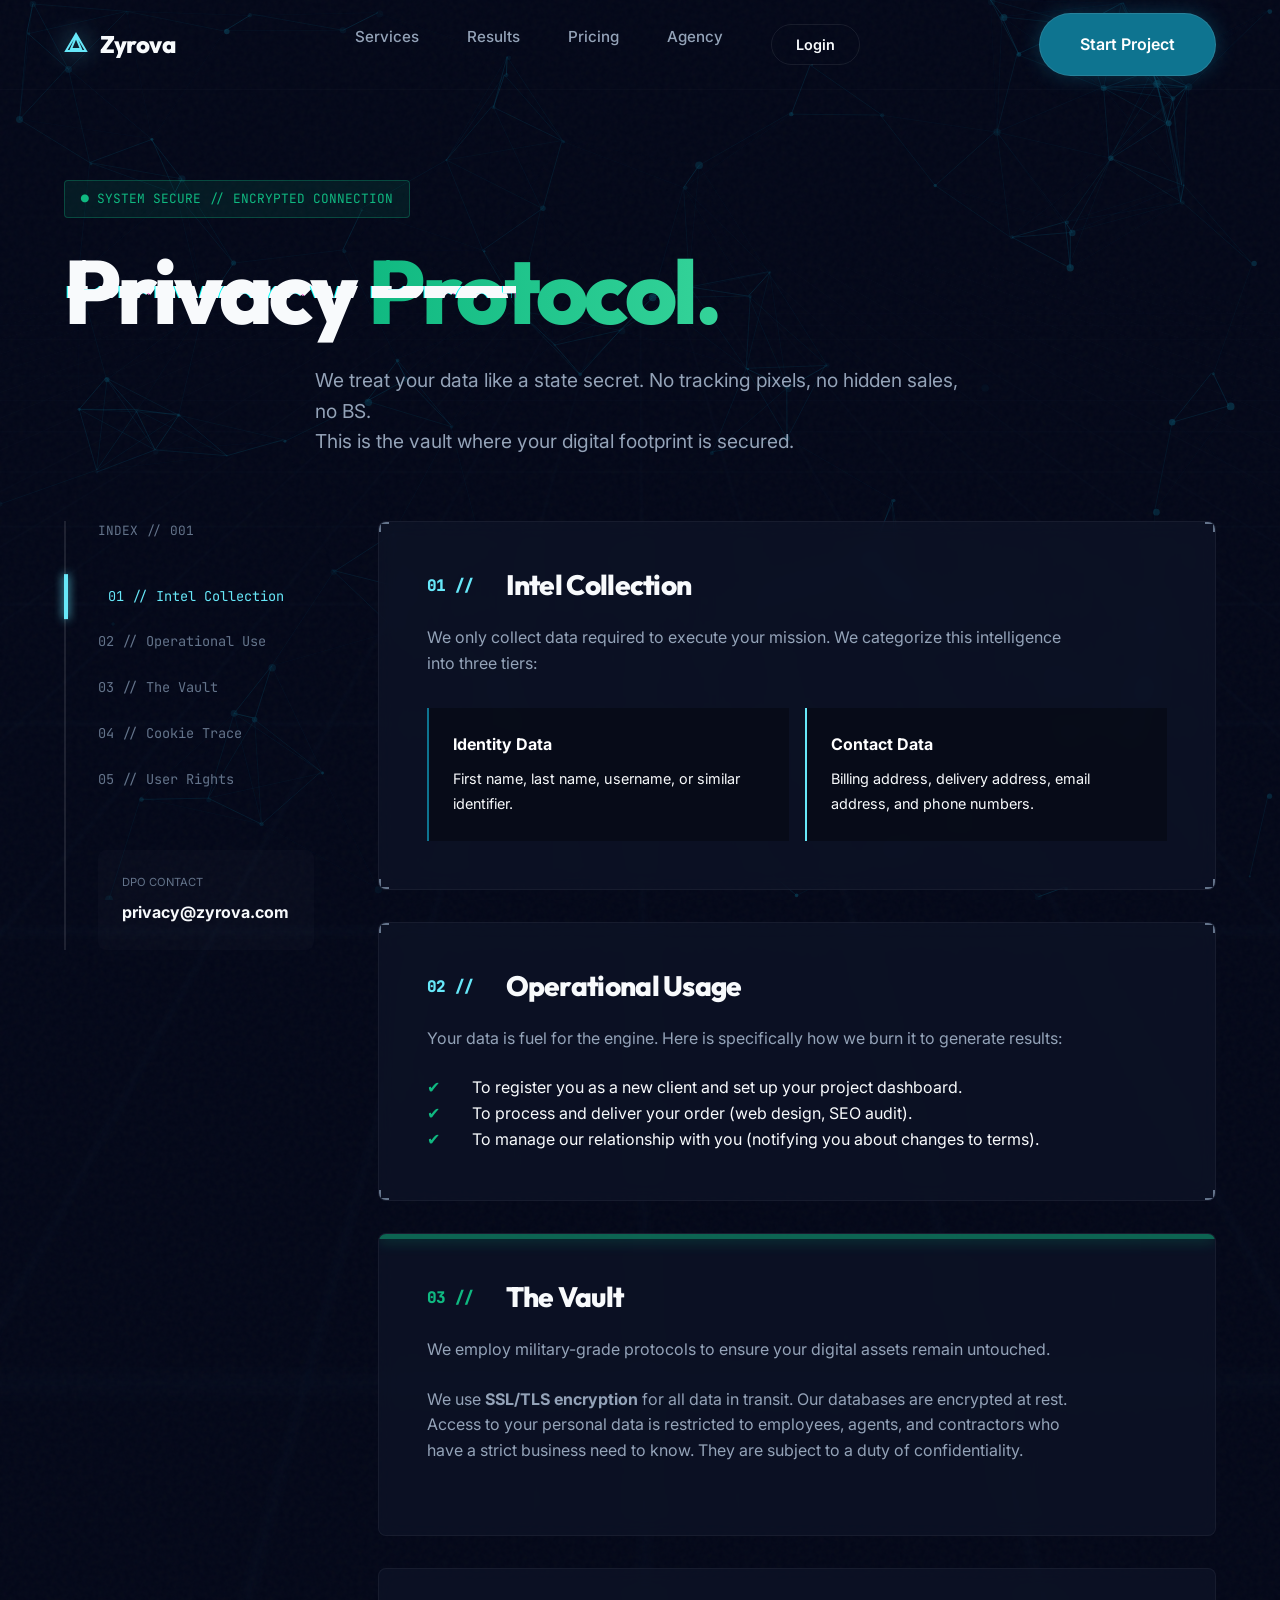
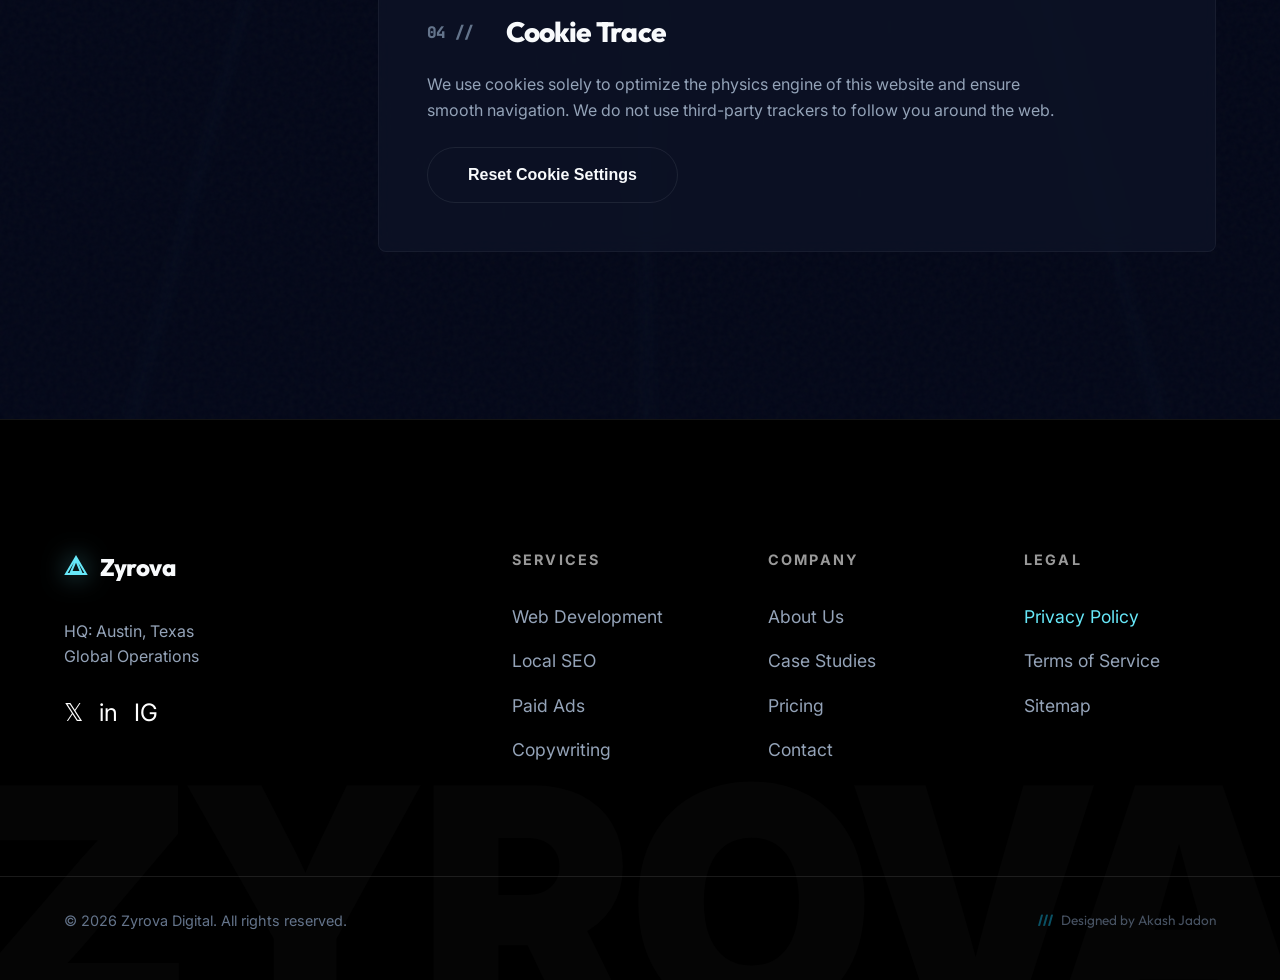
<file: privacy.html>
<!DOCTYPE html>
<html lang="en">
<head>
    <meta charset="UTF-8">
    <meta name="viewport" content="width=device-width, initial-scale=1.0">
    <meta http-equiv="X-UA-Compatible" content="IE=edge">
    
    <title>SECURE VAULT | Zyrova Privacy Protocol</title>
    <meta name="theme-color" content="#020617">
    <link rel="canonical" href="https://zyrova.com/privacy">
    
    <link rel="preconnect" href="https://fonts.googleapis.com">
    <link rel="preconnect" href="https://fonts.gstatic.com" crossorigin>
    <link href="https://fonts.googleapis.com/css2?family=Inter:wght@300;400;500;600;700&family=Outfit:wght@700;800;900&display=swap" rel="stylesheet">
    <link href="https://fonts.googleapis.com/css2?family=JetBrains+Mono:wght@400;700&display=swap" rel="stylesheet">
    
    <link rel="stylesheet" href="style.css">

    <style>
        /* --- GOD MODE PRIVACY STYLES --- */
        
        /* 1. Cyber Grid Background */
        .cyber-grid {
            position: fixed;
            top: 0; left: 0; width: 100vw; height: 100vh;
            background-image: 
                linear-gradient(rgba(14, 116, 144, 0.1) 1px, transparent 1px),
                linear-gradient(90deg, rgba(14, 116, 144, 0.1) 1px, transparent 1px);
            background-size: 40px 40px;
            z-index: -1;
            transform: perspective(500px) rotateX(60deg) translateY(-100px) scale(2);
            animation: grid-scroll 20s linear infinite;
            opacity: 0.2;
            pointer-events: none;
        }

        @keyframes grid-scroll {
            0% { transform: perspective(500px) rotateX(60deg) translateY(0) scale(2); }
            100% { transform: perspective(500px) rotateX(60deg) translateY(40px) scale(2); }
        }

        /* 2. Scanner Bar Effect */
        .scan-line {
            position: absolute;
            top: 0; left: 0;
            width: 100%; height: 5px;
            background: var(--c-success);
            box-shadow: 0 0 15px var(--c-success);
            opacity: 0.5;
            animation: scan 4s ease-in-out infinite;
            z-index: 0;
        }

        @keyframes scan {
            0% { top: 0%; opacity: 0; }
            10% { opacity: 1; }
            90% { opacity: 1; }
            100% { top: 100%; opacity: 0; }
        }

        /* 3. Typography Upgrades */
        .mono { font-family: 'JetBrains Mono', monospace; }
        
        .status-badge {
            display: inline-flex;
            align-items: center;
            gap: 0.5rem;
            padding: 0.5rem 1rem;
            background: rgba(16, 185, 129, 0.1);
            border: 1px solid rgba(16, 185, 129, 0.3);
            color: var(--c-success);
            font-family: 'JetBrains Mono', monospace;
            font-size: 0.8rem;
            border-radius: 4px;
            margin-bottom: 1.5rem;
        }

        .blink { animation: blink 1s infinite; }
        @keyframes blink { 50% { opacity: 0; } }

        /* 4. Sticky HUD Sidebar */
        .hud-sidebar {
            position: sticky;
            top: 140px;
            border-left: 2px solid rgba(255,255,255,0.1);
            padding-left: 2rem;
        }

        .hud-link {
            display: flex;
            align-items: center;
            justify-content: space-between;
            color: var(--text-tertiary);
            text-decoration: none;
            padding: 0.75rem 0;
            font-family: 'JetBrains Mono', monospace;
            font-size: 0.85rem;
            transition: all 0.3s;
            position: relative;
        }

        .hud-link::before {
            content: '';
            position: absolute;
            left: -2.15rem; /* Aligns with border */
            top: 50%; transform: translateY(-50%);
            width: 4px; height: 0;
            background: var(--c-brand-light);
            transition: height 0.3s;
        }

        .hud-link:hover, .hud-link.active {
            color: var(--c-brand-light);
            padding-left: 10px;
        }

        .hud-link.active::before { height: 100%; box-shadow: 0 0 10px var(--c-brand-light); }

        /* 5. Classified File Cards */
        .dossier-card {
            background: rgba(15, 23, 42, 0.6);
            border: 1px solid rgba(255,255,255,0.05);
            backdrop-filter: blur(10px);
            padding: 3rem;
            margin-bottom: 2rem;
            position: relative;
            overflow: hidden;
            border-radius: var(--radius-sm);
            transition: border-color 0.3s;
        }

        .dossier-card:hover {
            border-color: rgba(103, 232, 249, 0.3);
        }

        /* Corner Markers for "Tech" feel */
        .corner {
            position: absolute; width: 10px; height: 10px;
            border: 2px solid var(--text-tertiary);
            transition: all 0.3s;
        }
        .c-tl { top: 0; left: 0; border-right: 0; border-bottom: 0; }
        .c-tr { top: 0; right: 0; border-left: 0; border-bottom: 0; }
        .c-bl { bottom: 0; left: 0; border-right: 0; border-top: 0; }
        .c-br { bottom: 0; right: 0; border-left: 0; border-top: 0; }

        .dossier-card:hover .corner { width: 20px; height: 20px; border-color: var(--c-brand-light); }

        /* Responsive */
        @media (max-width: 900px) {
            .grid-sidebar { grid-template-columns: 1fr; }
            .hud-sidebar { display: none; }
        }
    </style>
</head>

<body>

    <div class="cyber-grid"></div>

    <header class="header">
        <div class="container nav-container">
            <a href="index.html" class="logo">
                <svg width="24" height="24" viewBox="0 0 24 24" fill="none" stroke="currentColor" stroke-width="2">
                    <path d="M12 2L2 19h20L12 2zm0 3l5 12H7l5-12z"/>
                </svg>
                Zyrova
            </a>
            <nav>
                <button class="nav-toggle" aria-label="Open Menu">☰</button>
                <ul class="nav-menu">
                    <li><a href="services.html" class="nav-link">Services</a></li>
                    <li><a href="case-studies.html" class="nav-link">Results</a></li>
                    <li><a href="pricing.html" class="nav-link">Pricing</a></li>
                    <li><a href="about.html" class="nav-link">Agency</a></li>
                    <li><a href="contact.html" class="btn btn-secondary" style="padding: 0.5rem 1.5rem; font-size: 0.9rem;">Login</a></li>
                </ul>
            </nav>
            <a href="contact.html" class="btn btn-primary">Start Project</a>
        </div>
    </header>

    <main>
        
        <section class="section" style="padding-top: 180px; padding-bottom: 4rem;">
            <div class="container text-center">
                <div class="reveal">
                    <div class="status-badge">
                        <span class="blink">●</span> SYSTEM SECURE // ENCRYPTED CONNECTION
                    </div>
                    
                    <h1 class="glitch" data-text="Privacy Protocol.">Privacy <span class="text-gradient" style="background: linear-gradient(to right, #10b981, #34d399); -webkit-background-clip: text; color: transparent;">Protocol.</span></h1>
                    
                    <p style="margin: 0 auto; max-width: 650px; font-size: 1.2rem;">
                        We treat your data like a state secret. No tracking pixels, no hidden sales, no BS. <br>
                        This is the vault where your digital footprint is secured.
                    </p>
                </div>
            </div>
        </section>

        <section class="section" style="padding-top: 0;">
            <div class="container">
                <div class="grid-2 grid-sidebar" style="grid-template-columns: 250px 1fr; gap: 4rem; align-items: start;">
                    
                    <aside class="hud-sidebar reveal">
                        <div style="margin-bottom: 2rem; font-family: 'JetBrains Mono'; font-size: 0.8rem; color: var(--text-tertiary);">
                            INDEX // 001
                        </div>
                        <nav class="flex-col">
                            <a href="#intel" class="hud-link active">01 // Intel Collection</a>
                            <a href="#usage" class="hud-link">02 // Operational Use</a>
                            <a href="#security" class="hud-link">03 // The Vault</a>
                            <a href="#cookies" class="hud-link">04 // Cookie Trace</a>
                            <a href="#rights" class="hud-link">05 // User Rights</a>
                        </nav>
                        
                        <div style="margin-top: 3rem; padding: 1.5rem; background: rgba(255,255,255,0.02); border-radius: 8px;">
                            <div style="font-size: 0.7rem; color: var(--text-tertiary); margin-bottom: 0.5rem;">DPO CONTACT</div>
                            <div style="font-weight: 700;">privacy@zyrova.com</div>
                        </div>
                    </aside>

                    <div class="legal-content">
                        
                        <div id="intel" class="dossier-card reveal">
                            <div class="corner c-tl"></div><div class="corner c-tr"></div>
                            <div class="corner c-bl"></div><div class="corner c-br"></div>
                            
                            <h2 class="flex items-center gap-2" style="font-size: 1.75rem; margin-bottom: 1.5rem;">
                                <span class="mono" style="color: var(--c-brand-light); font-size: 1rem;">01 //</span> 
                                Intel Collection
                            </h2>
                            <p>We only collect data required to execute your mission. We categorize this intelligence into three tiers:</p>
                            
                            <div class="grid-2 gap-1" style="margin-top: 2rem;">
                                <div style="background: rgba(0,0,0,0.3); padding: 1.5rem; border-left: 2px solid var(--c-brand-main);">
                                    <strong style="color: #fff; display:block; margin-bottom: 0.5rem;">Identity Data</strong>
                                    <span style="font-size: 0.9rem;">First name, last name, username, or similar identifier.</span>
                                </div>
                                <div style="background: rgba(0,0,0,0.3); padding: 1.5rem; border-left: 2px solid var(--c-brand-light);">
                                    <strong style="color: #fff; display:block; margin-bottom: 0.5rem;">Contact Data</strong>
                                    <span style="font-size: 0.9rem;">Billing address, delivery address, email address, and phone numbers.</span>
                                </div>
                            </div>
                        </div>

                        <div id="usage" class="dossier-card reveal delay-100">
                            <div class="corner c-tl"></div><div class="corner c-tr"></div>
                            <div class="corner c-bl"></div><div class="corner c-br"></div>

                            <h2 class="flex items-center gap-2" style="font-size: 1.75rem; margin-bottom: 1.5rem;">
                                <span class="mono" style="color: var(--c-brand-light); font-size: 1rem;">02 //</span> 
                                Operational Usage
                            </h2>
                            <p>Your data is fuel for the engine. Here is specifically how we burn it to generate results:</p>
                            <ul style="list-style: none; margin-top: 1.5rem;">
                                <li class="flex items-start gap-2 mb-2">
                                    <span style="color: var(--c-success);">✔</span> 
                                    <span>To register you as a new client and set up your project dashboard.</span>
                                </li>
                                <li class="flex items-start gap-2 mb-2">
                                    <span style="color: var(--c-success);">✔</span> 
                                    <span>To process and deliver your order (web design, SEO audit).</span>
                                </li>
                                <li class="flex items-start gap-2">
                                    <span style="color: var(--c-success);">✔</span> 
                                    <span>To manage our relationship with you (notifying you about changes to terms).</span>
                                </li>
                            </ul>
                        </div>

                        <div id="security" class="dossier-card reveal">
                            <div class="scan-line"></div>
                            
                            <h2 class="flex items-center gap-2" style="font-size: 1.75rem; margin-bottom: 1.5rem;">
                                <span class="mono" style="color: var(--c-success); font-size: 1rem;">03 //</span> 
                                The Vault
                            </h2>
                            <p>We employ military-grade protocols to ensure your digital assets remain untouched.</p>
                            <p>We use <strong>SSL/TLS encryption</strong> for all data in transit. Our databases are encrypted at rest. Access to your personal data is restricted to employees, agents, and contractors who have a strict business need to know. They are subject to a duty of confidentiality.</p>
                        </div>

                        <div id="cookies" class="dossier-card reveal">
                            <h2 class="flex items-center gap-2" style="font-size: 1.75rem; margin-bottom: 1.5rem;">
                                <span class="mono" style="color: var(--text-tertiary); font-size: 1rem;">04 //</span> 
                                Cookie Trace
                            </h2>
                            <p>We use cookies solely to optimize the physics engine of this website and ensure smooth navigation. We do not use third-party trackers to follow you around the web.</p>
                            <div style="margin-top: 1.5rem;">
                                <button class="btn btn-secondary" onclick="alert('Cookie preferences reset.')">Reset Cookie Settings</button>
                            </div>
                        </div>

                    </div>
                </div>
            </div>
        </section>

    </main>

    <footer class="footer">
        <div class="footer-bg-text">ZYROVA</div>
        <div class="container footer-grid">
            <div>
                <a href="#" class="logo" style="margin-bottom: 2rem;">
                    <svg width="24" height="24" viewBox="0 0 24 24" fill="none" stroke="currentColor" stroke-width="2"><path d="M12 2L2 19h20L12 2zm0 3l5 12H7l5-12z"/></svg>
                    Zyrova
                </a>
                <p>HQ: Austin, Texas<br>Global Operations</p>
                <div class="flex gap-1">
                    <a href="#" style="color:#fff; font-size: 1.5rem; text-decoration:none;">𝕏</a>
                    <a href="#" style="color:#fff; font-size: 1.5rem; text-decoration:none;">in</a>
                    <a href="#" style="color:#fff; font-size: 1.5rem; text-decoration:none;">IG</a>
                </div>
            </div>
            <div>
                <div class="footer-heading">Services</div>
                <a href="services.html" class="footer-link">Web Development</a>
                <a href="services.html" class="footer-link">Local SEO</a>
                <a href="services.html" class="footer-link">Paid Ads</a>
                <a href="services.html" class="footer-link">Copywriting</a>
            </div>
            <div>
                <div class="footer-heading">Company</div>
                <a href="about.html" class="footer-link">About Us</a>
                <a href="case-studies.html" class="footer-link">Case Studies</a>
                <a href="pricing.html" class="footer-link">Pricing</a>
                <a href="contact.html" class="footer-link">Contact</a>
            </div>
            <div>
                <div class="footer-heading">Legal</div>
                <a href="privacy.html" class="footer-link" style="color: var(--c-brand-light);">Privacy Policy</a>
                <a href="terms.html" class="footer-link">Terms of Service</a>
                <a href="#" class="footer-link">Sitemap</a>
            </div>
        </div>
        <div class="container copyright">
            <div class="copyright-left">&copy; 2026 Zyrova Digital. All rights reserved.</div>
            <a href="about.html" class="owner-signature">Designed by Akash Jadon</a>
        </div>
    </footer>

    <script src="script.js"></script>
    
    <script>
        document.addEventListener('DOMContentLoaded', () => {
            const sections = document.querySelectorAll('.dossier-card');
            const navLinks = document.querySelectorAll('.hud-link');

            window.addEventListener('scroll', () => {
                let current = '';
                sections.forEach(section => {
                    const sectionTop = section.offsetTop;
                    if (scrollY >= sectionTop - 250) {
                        current = section.getAttribute('id');
                    }
                });

                navLinks.forEach(link => {
                    link.classList.remove('active');
                    if (link.getAttribute('href').includes(current)) {
                        link.classList.add('active');
                    }
                });
            });
        });
    </script>
</body>
</html>
</file>
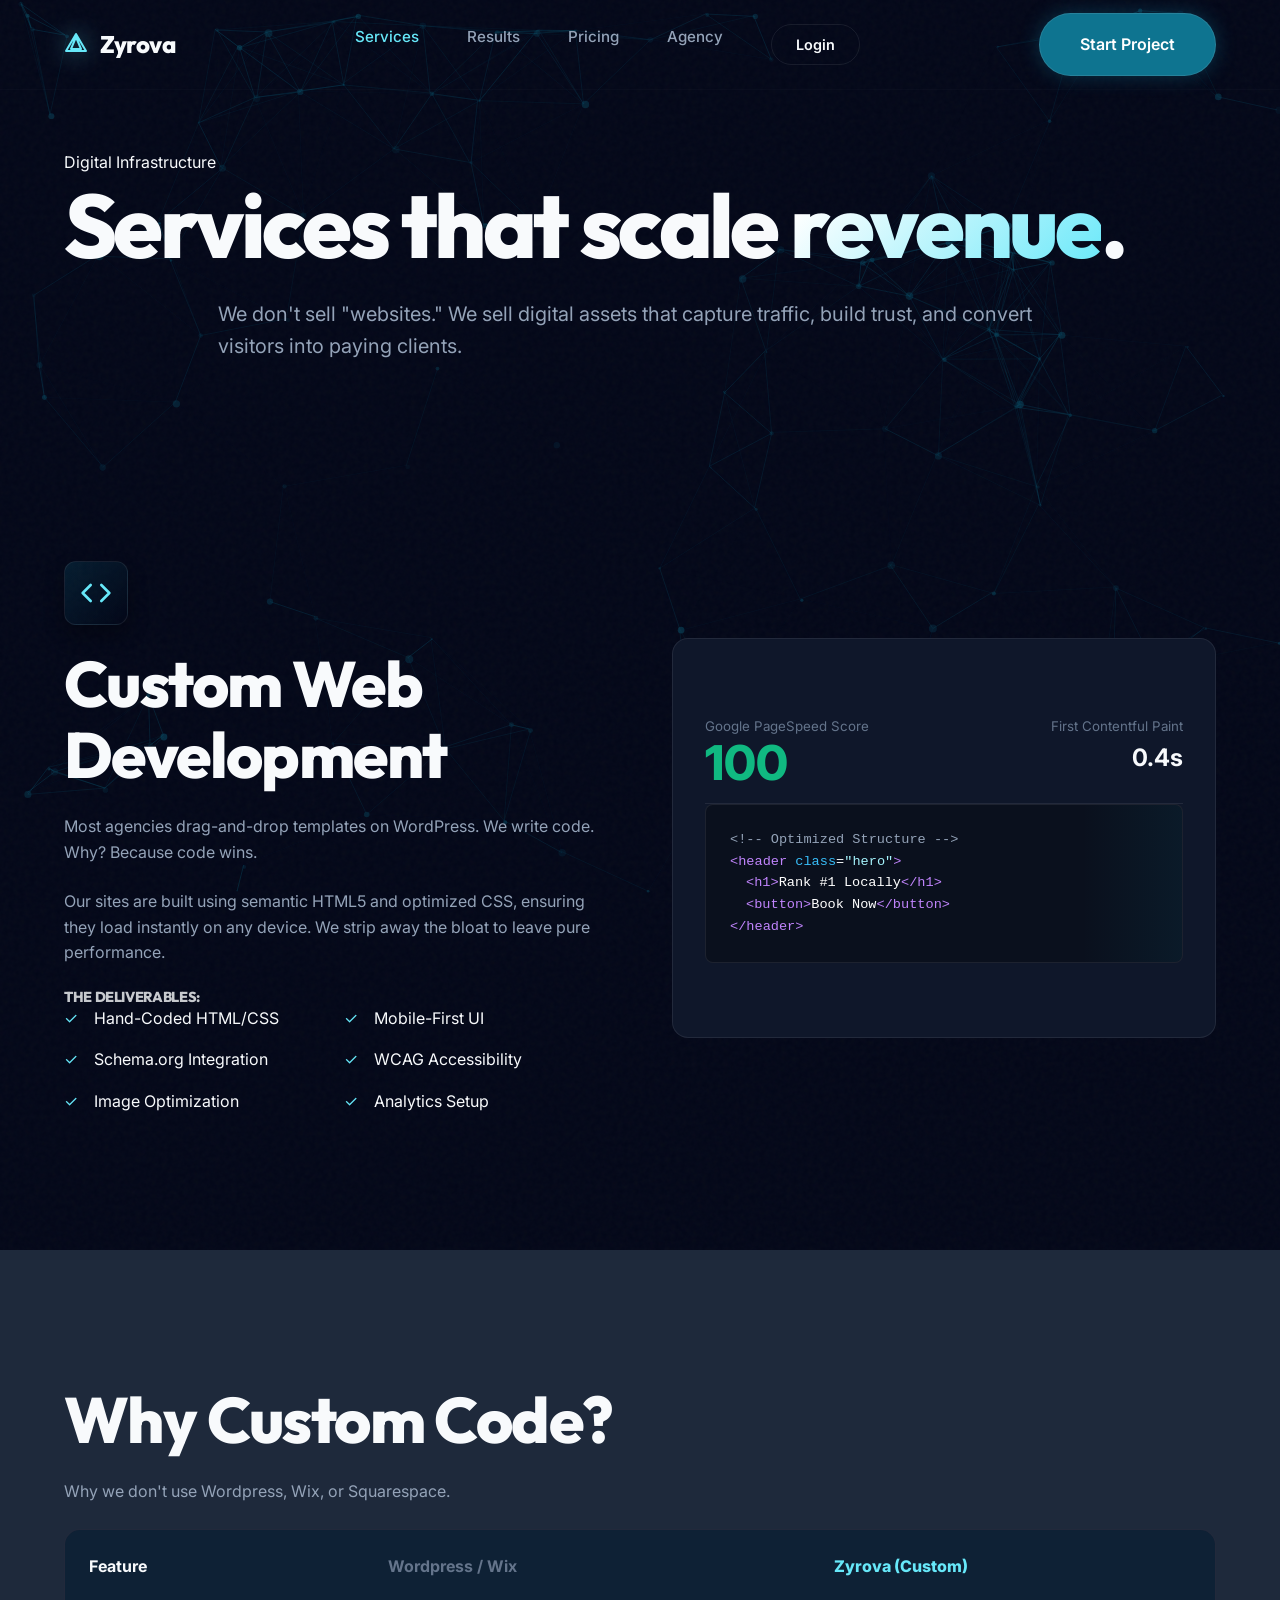
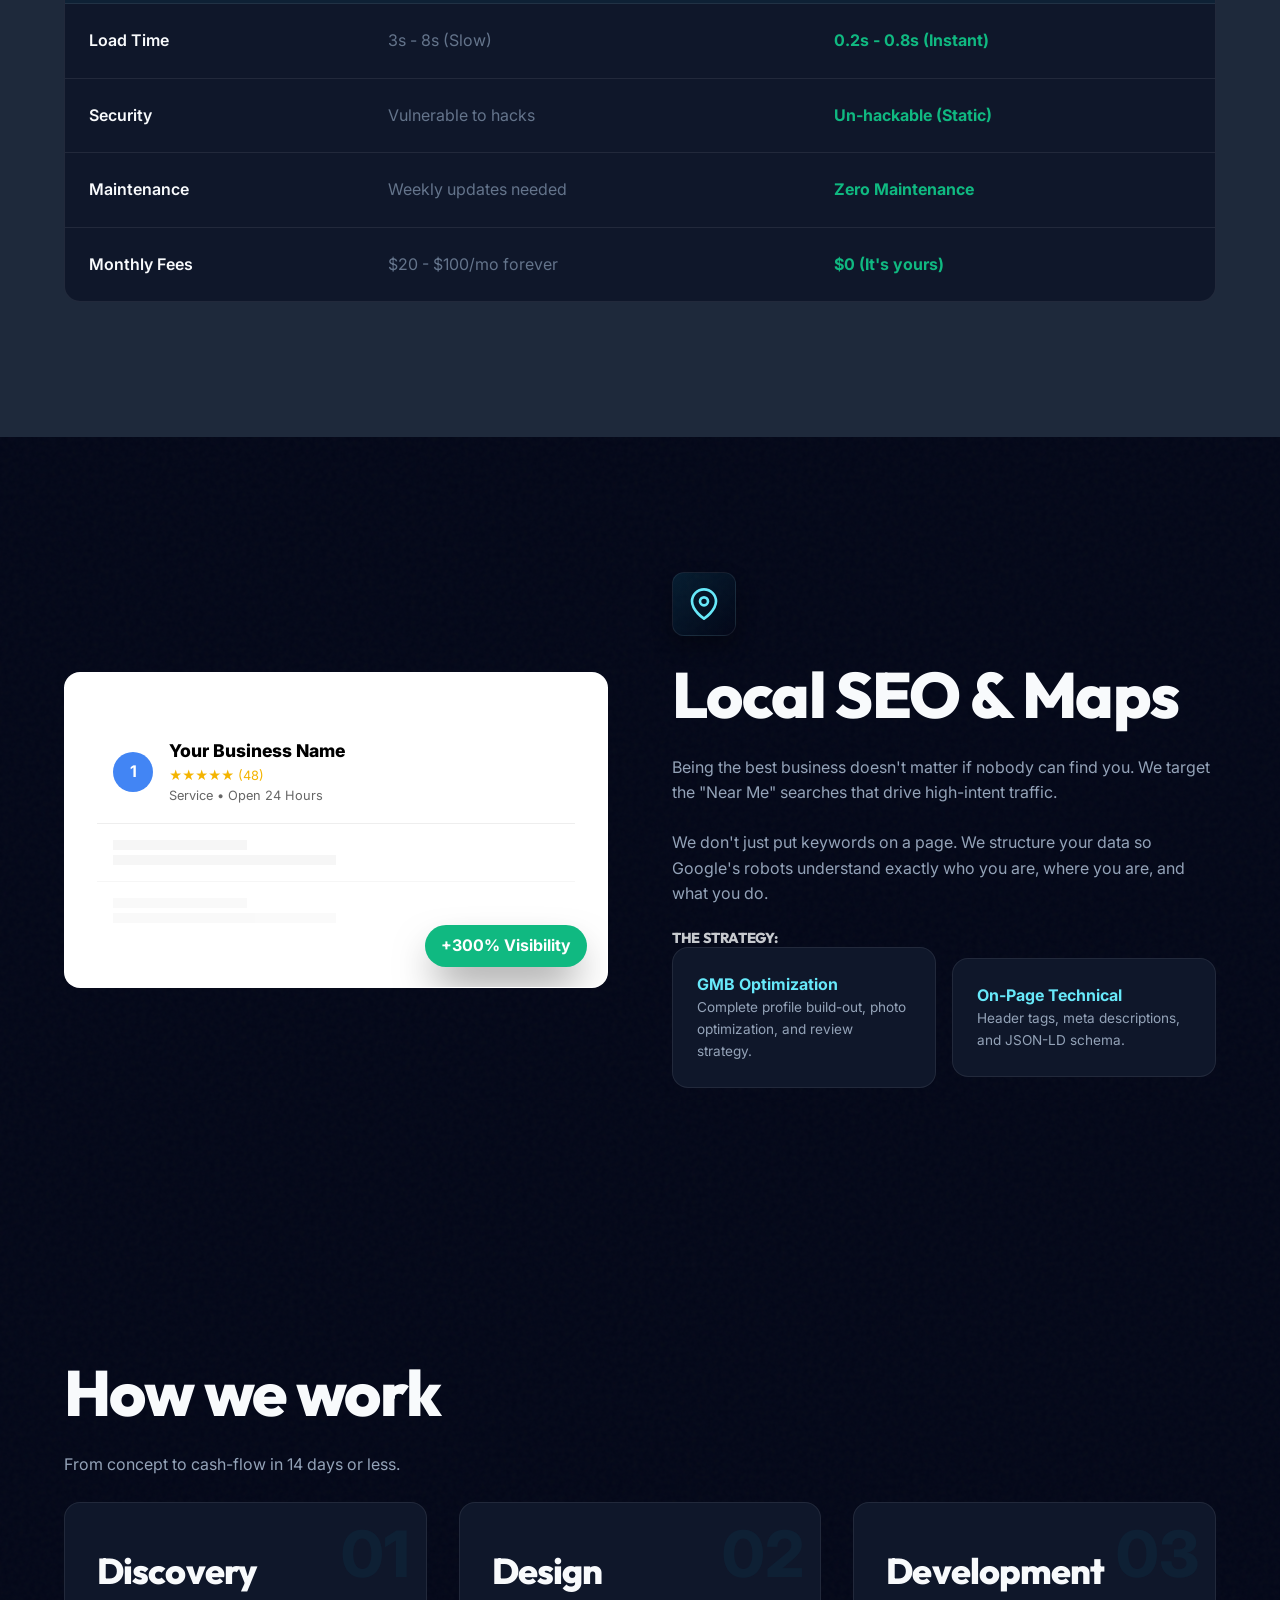
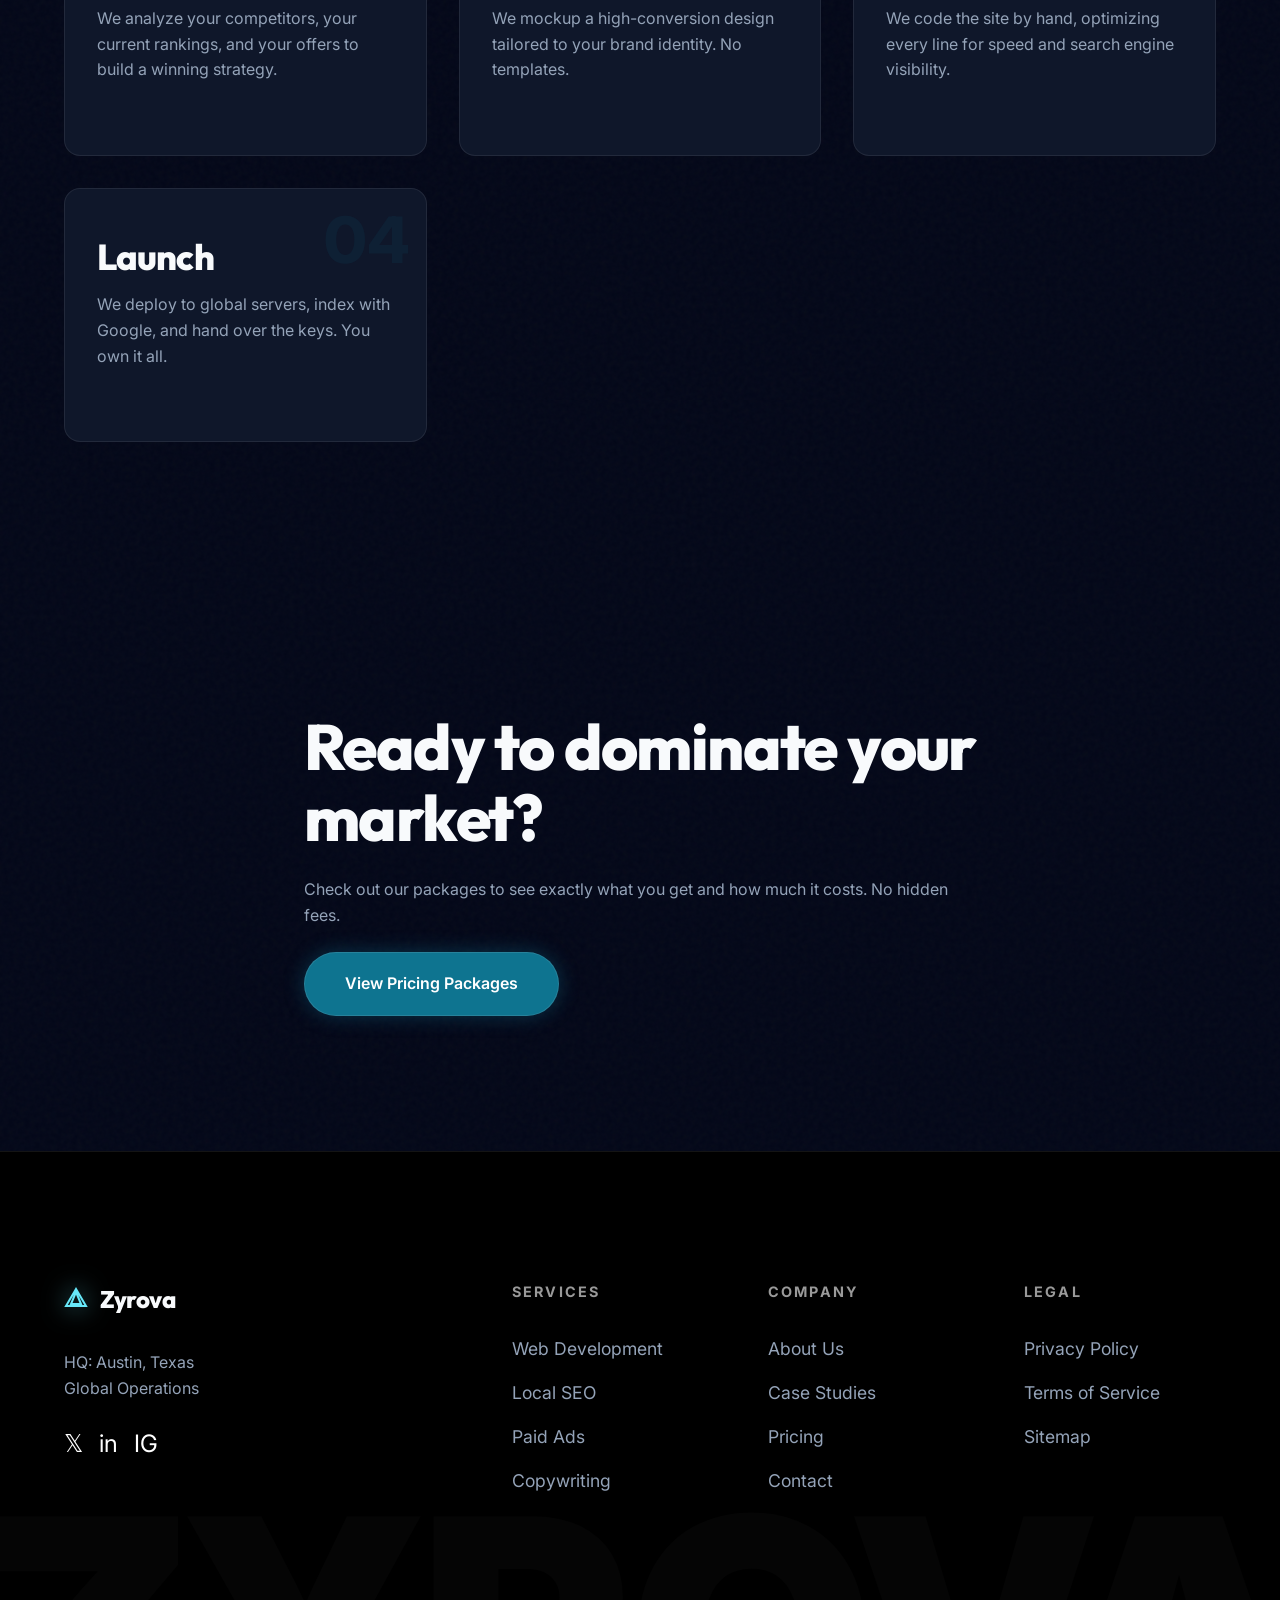
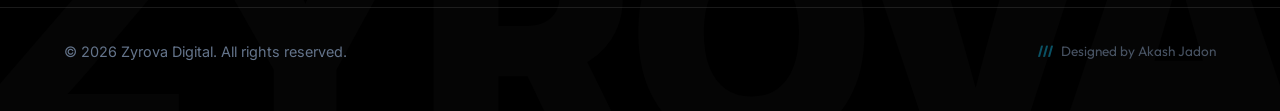
<file: services.html>
<!DOCTYPE html>
<html lang="en">
<head>
    <meta charset="UTF-8">
    <meta name="viewport" content="width=device-width, initial-scale=1.0">
    <meta http-equiv="X-UA-Compatible" content="IE=edge">
    
    <title>Our Services | Zyrova Digital</title>
    <meta name="description" content="High-performance web design, Local SEO, and Conversion Optimization services. We build digital infrastructure for businesses that want to dominate their local market.">
    <link rel="canonical" href="https://zyrova.com/services">
    <meta name="theme-color" content="#020617">
    
    <link rel="preconnect" href="https://fonts.googleapis.com">
    <link rel="preconnect" href="https://fonts.gstatic.com" crossorigin>
    <link href="https://fonts.googleapis.com/css2?family=Inter:wght@300;400;500;600;700&family=Outfit:wght@700;800;900&display=swap" rel="stylesheet">
    
    <link rel="stylesheet" href="style.css">
</head>

<body>

    <header class="header">
        <div class="container nav-container">
            <a href="index.html" class="logo">
                <svg width="24" height="24" viewBox="0 0 24 24" fill="none" stroke="currentColor" stroke-width="2" stroke-linecap="round" stroke-linejoin="round">
                    <path d="M12 2L2 19h20L12 2zm0 3l5 12H7l5-12z"/>
                </svg>
                Zyrova
            </a>

            <nav>
                <button class="nav-toggle" aria-label="Open Menu">☰</button>
                <ul class="nav-menu">
                    <li><a href="services.html" class="nav-link" style="color:var(--c-brand-light)">Services</a></li>
                    <li><a href="case-studies.html" class="nav-link">Results</a></li>
                    <li><a href="pricing.html" class="nav-link">Pricing</a></li>
                    <li><a href="about.html" class="nav-link">Agency</a></li>
                    <li><a href="contact.html" class="btn btn-secondary" style="padding: 0.5rem 1.5rem; font-size: 0.9rem;">Login</a></li>
                </ul>
            </nav>

            <a href="contact.html" class="btn btn-primary">Start Project</a>
        </div>
    </header>

    <main>
        <section class="section" style="padding-bottom: 2rem; padding-top: 150px;">
            <div class="container text-center">
                <div class="reveal">
                    <span class="badge mb-2">Digital Infrastructure</span>
                    <h1>Services that scale <span class="text-gradient">revenue</span>.</h1>
                    <p style="margin: 0 auto; margin-bottom: 2rem; font-size: 1.25rem;">
                        We don't sell "websites." We sell digital assets that capture traffic, build trust, and convert visitors into paying clients.
                    </p>
                </div>
            </div>
        </section>

        <section class="section" id="web-design">
            <div class="container">
                <div class="grid-2 items-center">
                    <div class="reveal">
                        <div class="card-icon">
                            <svg width="32" height="32" viewBox="0 0 24 24" fill="none" stroke="currentColor" stroke-width="2" stroke-linecap="round" stroke-linejoin="round"><polyline points="16 18 22 12 16 6"></polyline><polyline points="8 6 2 12 8 18"></polyline></svg>
                        </div>
                        <h2>Custom Web Development</h2>
                        <p>Most agencies drag-and-drop templates on WordPress. We write code. Why? Because code wins.</p>
                        <p>Our sites are built using semantic HTML5 and optimized CSS, ensuring they load instantly on any device. We strip away the bloat to leave pure performance.</p>
                        
                        <div class="mt-4">
                            <h4 class="mb-2" style="font-size: 0.9rem; opacity: 0.8;">THE DELIVERABLES:</h4>
                            <ul style="list-style: none; display: grid; grid-template-columns: 1fr 1fr; gap: 1rem;">
                                <li class="flex items-center gap-1"><span class="text-accent">✓</span> Hand-Coded HTML/CSS</li>
                                <li class="flex items-center gap-1"><span class="text-accent">✓</span> Mobile-First UI</li>
                                <li class="flex items-center gap-1"><span class="text-accent">✓</span> Schema.org Integration</li>
                                <li class="flex items-center gap-1"><span class="text-accent">✓</span> WCAG Accessibility</li>
                                <li class="flex items-center gap-1"><span class="text-accent">✓</span> Image Optimization</li>
                                <li class="flex items-center gap-1"><span class="text-accent">✓</span> Analytics Setup</li>
                            </ul>
                        </div>
                    </div>
                    
                    <div class="reveal delay-200">
                        <div class="card" style="min-height: 400px; display: flex; flex-direction: column; justify-content: center;">
                            <div class="flex justify-between items-end mb-4" style="border-bottom: 1px solid var(--border-glass); padding-bottom: 1rem;">
                                <div>
                                    <small style="color: var(--text-tertiary);">Google PageSpeed Score</small>
                                    <div style="font-size: 3rem; font-weight: 800; color: var(--c-success); line-height: 1;">100</div>
                                </div>
                                <div style="text-align: right;">
                                    <small style="color: var(--text-tertiary);">First Contentful Paint</small>
                                    <div style="font-size: 1.5rem; font-weight: 700;">0.4s</div>
                                </div>
                            </div>
                            <div style="background: rgba(0,0,0,0.3); padding: 1.5rem; border-radius: var(--radius-sm); font-family: monospace; color: #f8fafc; font-size: 0.85rem; overflow: hidden; position: relative; border: 1px solid var(--border-glass);">
                                <div style="color: #94a3b8;">&lt;!-- Optimized Structure --&gt;</div>
                                <div><span style="color: #c084fc;">&lt;header</span> <span style="color: #38bdf8;">class</span>=<span style="color: #a5f3fc;">"hero"</span><span style="color: #c084fc;">&gt;</span></div>
                                <div style="padding-left: 1rem;"><span style="color: #c084fc;">&lt;h1&gt;</span><span style="color: #fff;">Rank #1 Locally</span><span style="color: #c084fc;">&lt;/h1&gt;</span></div>
                                <div style="padding-left: 1rem;"><span style="color: #c084fc;">&lt;button&gt;</span><span style="color: #fff;">Book Now</span><span style="color: #c084fc;">&lt;/button&gt;</span></div>
                                <div><span style="color: #c084fc;">&lt;/header&gt;</span></div>
                                
                                <div style="position: absolute; top:0; right:0; width: 100px; height: 100%; background: linear-gradient(to right, transparent, rgba(14, 116, 144, 0.1));"></div>
                            </div>
                        </div>
                    </div>
                </div>
            </div>
        </section>

        <section class="section" style="background: var(--bg-surface-2);">
            <div class="container">
                <div class="text-center mb-4 reveal">
                    <h2>Why Custom Code?</h2>
                    <p>Why we don't use Wordpress, Wix, or Squarespace.</p>
                </div>
                
                <div class="card reveal delay-100" style="padding: 0; overflow-x: auto;">
                    <table style="width: 100%; border-collapse: collapse; min-width: 600px;">
                        <thead style="background: rgba(14, 116, 144, 0.1);">
                            <tr>
                                <th style="text-align: left; padding: 1.5rem; border-bottom: 1px solid var(--border-glass);">Feature</th>
                                <th style="text-align: left; padding: 1.5rem; border-bottom: 1px solid var(--border-glass); color: var(--text-tertiary);">Wordpress / Wix</th>
                                <th style="text-align: left; padding: 1.5rem; border-bottom: 1px solid var(--border-glass); color: var(--c-brand-light); font-weight: 800;">Zyrova (Custom)</th>
                            </tr>
                        </thead>
                        <tbody>
                            <tr>
                                <td style="padding: 1.5rem; border-bottom: 1px solid var(--border-glass); font-weight: 600;">Load Time</td>
                                <td style="padding: 1.5rem; border-bottom: 1px solid var(--border-glass); color: var(--text-tertiary);">3s - 8s (Slow)</td>
                                <td style="padding: 1.5rem; border-bottom: 1px solid var(--border-glass); font-weight: 700; color: var(--c-success);">0.2s - 0.8s (Instant)</td>
                            </tr>
                            <tr>
                                <td style="padding: 1.5rem; border-bottom: 1px solid var(--border-glass); font-weight: 600;">Security</td>
                                <td style="padding: 1.5rem; border-bottom: 1px solid var(--border-glass); color: var(--text-tertiary);">Vulnerable to hacks</td>
                                <td style="padding: 1.5rem; border-bottom: 1px solid var(--border-glass); font-weight: 700; color: var(--c-success);">Un-hackable (Static)</td>
                            </tr>
                            <tr>
                                <td style="padding: 1.5rem; border-bottom: 1px solid var(--border-glass); font-weight: 600;">Maintenance</td>
                                <td style="padding: 1.5rem; border-bottom: 1px solid var(--border-glass); color: var(--text-tertiary);">Weekly updates needed</td>
                                <td style="padding: 1.5rem; border-bottom: 1px solid var(--border-glass); font-weight: 700; color: var(--c-success);">Zero Maintenance</td>
                            </tr>
                            <tr>
                                <td style="padding: 1.5rem; font-weight: 600;">Monthly Fees</td>
                                <td style="padding: 1.5rem; color: var(--text-tertiary);">$20 - $100/mo forever</td>
                                <td style="padding: 1.5rem; font-weight: 700; color: var(--c-success);">$0 (It's yours)</td>
                            </tr>
                        </tbody>
                    </table>
                </div>
            </div>
        </section>

        <section class="section" id="seo">
            <div class="container">
                <div class="grid-2 items-center" style="direction: rtl;">
                    <div class="reveal" style="direction: ltr;">
                        <div class="card-icon">
                            <svg width="32" height="32" viewBox="0 0 24 24" fill="none" stroke="currentColor" stroke-width="2" stroke-linecap="round" stroke-linejoin="round"><path d="M21 10c0 7-9 13-9 13s-9-6-9-13a9 9 0 0 1 18 0z"></path><circle cx="12" cy="10" r="3"></circle></svg>
                        </div>
                        <h2>Local SEO & Maps</h2>
                        <p>Being the best business doesn't matter if nobody can find you. We target the "Near Me" searches that drive high-intent traffic.</p>
                        <p>We don't just put keywords on a page. We structure your data so Google's robots understand exactly who you are, where you are, and what you do.</p>
                        
                        <div class="mt-4">
                            <h4 class="mb-2" style="font-size: 0.9rem; opacity: 0.8;">THE STRATEGY:</h4>
                            <div class="grid-2 gap-1">
                                <div class="card" style="padding: 1.5rem;">
                                    <strong style="color:var(--c-brand-light)">GMB Optimization</strong>
                                    <p style="font-size: 0.85rem; margin-bottom: 0;">Complete profile build-out, photo optimization, and review strategy.</p>
                                </div>
                                <div class="card" style="padding: 1.5rem;">
                                    <strong style="color:var(--c-brand-light)">On-Page Technical</strong>
                                    <p style="font-size: 0.85rem; margin-bottom: 0;">Header tags, meta descriptions, and JSON-LD schema.</p>
                                </div>
                            </div>
                        </div>
                    </div>
                    
                    <div class="reveal delay-200" style="direction: ltr;">
                        <div class="card" style="background: white; color: #333; position: relative; overflow: hidden;">
                            <div style="padding: 1rem; border-bottom: 1px solid #eee; display: flex; gap: 1rem; align-items: center;">
                                <div style="width: 40px; height: 40px; background: #4285F4; border-radius: 50%; color: white; display: flex; align-items: center; justify-content: center; font-weight: bold;">1</div>
                                <div>
                                    <div style="font-weight: 800; font-size: 1.1rem; color:#000;">Your Business Name</div>
                                    <div style="color: #F4B400; font-size: 0.8rem;">★★★★★ (48)</div>
                                    <div style="font-size: 0.8rem; color: #666;">Service • Open 24 Hours</div>
                                </div>
                            </div>
                            <div style="padding: 1rem; border-bottom: 1px solid #eee; opacity: 0.5;">
                                <div style="width: 30%; height: 10px; background: #eee; margin-bottom: 5px;"></div>
                                <div style="width: 50%; height: 10px; background: #eee;"></div>
                            </div>
                            <div style="padding: 1rem; opacity: 0.3;">
                                <div style="width: 30%; height: 10px; background: #eee; margin-bottom: 5px;"></div>
                                <div style="width: 50%; height: 10px; background: #eee;"></div>
                            </div>
                            
                            <div style="position: absolute; bottom: 20px; right: 20px; background: var(--c-success); color: white; padding: 0.5rem 1rem; border-radius: var(--radius-full); font-weight: bold; box-shadow: var(--shadow-lg);">
                                +300% Visibility
                            </div>
                        </div>
                    </div>
                </div>
            </div>
        </section>

        <section class="section">
            <div class="container">
                <div class="text-center mb-4 reveal">
                    <h2>How we work</h2>
                    <p>From concept to cash-flow in 14 days or less.</p>
                </div>

                <div class="spotlight-group" style="counter-reset: step;">
                    <div class="card reveal">
                        <div style="font-size: 4rem; font-weight: 800; color: rgba(14, 116, 144, 0.1); position: absolute; top: 0; right: 1rem;">01</div>
                        <h3>Discovery</h3>
                        <p>We analyze your competitors, your current rankings, and your offers to build a winning strategy.</p>
                    </div>
                    <div class="card reveal delay-100">
                        <div style="font-size: 4rem; font-weight: 800; color: rgba(14, 116, 144, 0.1); position: absolute; top: 0; right: 1rem;">02</div>
                        <h3>Design</h3>
                        <p>We mockup a high-conversion design tailored to your brand identity. No templates.</p>
                    </div>
                    <div class="card reveal delay-200">
                        <div style="font-size: 4rem; font-weight: 800; color: rgba(14, 116, 144, 0.1); position: absolute; top: 0; right: 1rem;">03</div>
                        <h3>Development</h3>
                        <p>We code the site by hand, optimizing every line for speed and search engine visibility.</p>
                    </div>
                    <div class="card reveal delay-300">
                        <div style="font-size: 4rem; font-weight: 800; color: rgba(14, 116, 144, 0.1); position: absolute; top: 0; right: 1rem;">04</div>
                        <h3>Launch</h3>
                        <p>We deploy to global servers, index with Google, and hand over the keys. You own it all.</p>
                    </div>
                </div>
            </div>
        </section>

        <section class="section text-center">
            <div class="container" style="max-width: 800px;">
                <h2 class="reveal">Ready to dominate your market?</h2>
                <p class="reveal delay-100 mb-2">Check out our packages to see exactly what you get and how much it costs. No hidden fees.</p>
                <div class="reveal delay-200">
                    <a href="pricing.html" class="btn btn-primary">View Pricing Packages</a>
                </div>
            </div>
        </section>

    </main>

    <footer class="footer">
        <div class="footer-bg-text">ZYROVA</div>
        
        <div class="container footer-grid">
            <div>
                <a href="#" class="logo" style="margin-bottom: 2rem;">
                    <svg width="24" height="24" viewBox="0 0 24 24" fill="none" stroke="currentColor" stroke-width="2">
                        <path d="M12 2L2 19h20L12 2zm0 3l5 12H7l5-12z"/>
                    </svg>
                    Zyrova
                </a>
                <p>
                    HQ: Austin, Texas<br>
                    Global Operations
                </p>
                <div class="flex gap-1">
                    <a href="#" style="color:#fff; font-size: 1.5rem; text-decoration:none;">𝕏</a>
                    <a href="#" style="color:#fff; font-size: 1.5rem; text-decoration:none;">in</a>
                    <a href="#" style="color:#fff; font-size: 1.5rem; text-decoration:none;">IG</a>
                </div>
            </div>

            <div>
                <div class="footer-heading">Services</div>
                <a href="services.html" class="footer-link">Web Development</a>
                <a href="services.html" class="footer-link">Local SEO</a>
                <a href="services.html" class="footer-link">Paid Ads</a>
                <a href="services.html" class="footer-link">Copywriting</a>
            </div>

            <div>
                <div class="footer-heading">Company</div>
                <a href="about.html" class="footer-link">About Us</a>
                <a href="case-studies.html" class="footer-link">Case Studies</a>
                <a href="pricing.html" class="footer-link">Pricing</a>
                <a href="contact.html" class="footer-link">Contact</a>
            </div>

            <div>
                <div class="footer-heading">Legal</div>
                <a href="privacy.html" class="footer-link">Privacy Policy</a>
                <a href="terms.html" class="footer-link">Terms of Service</a>
                <a href="#" class="footer-link">Sitemap</a>
            </div>
        </div>

        <div class="container copyright">
            <div class="copyright-left">
                &copy; 2026 Zyrova Digital. All rights reserved.
            </div>
            
            <a href="about.html" class="owner-signature">Designed by Akash Jadon</a>
        </div>
    </footer>

    <script src="script.js" defer></script>
</body>
</html>
</file>
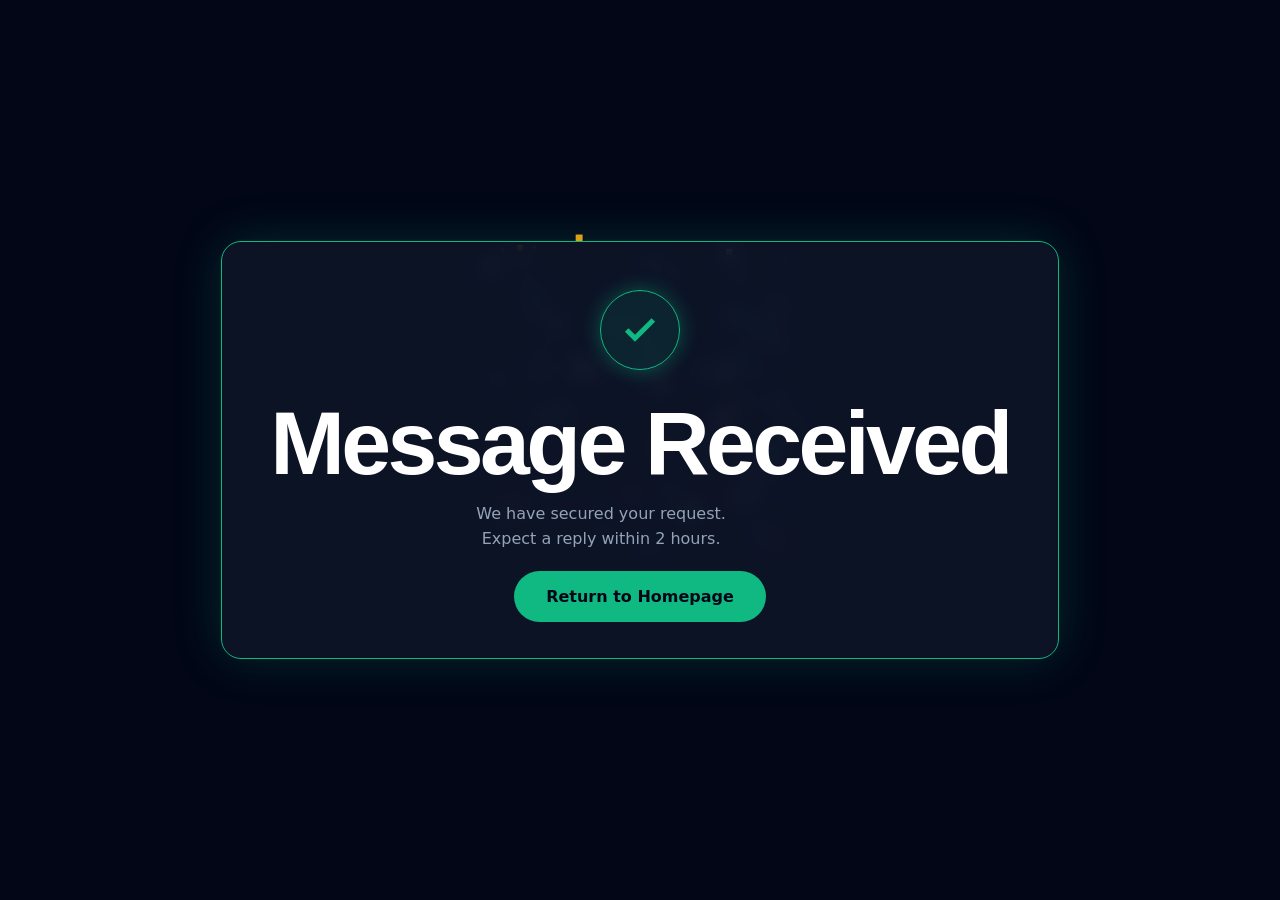
<file: success.html>
<!DOCTYPE html>
<html lang="en">
<head>
    <meta charset="UTF-8">
    <meta name="viewport" content="width=device-width, initial-scale=1.0">
    <title>Transmission Received | Zyrova</title>
    <meta name="robots" content="noindex">
    <link rel="stylesheet" href="style.css">
    <style>
        body {
            height: 100vh;
            width: 100vw;
            display: flex;
            align-items: center;
            justify-content: center;
            background: #020617;
            overflow: hidden;
        }
        .success-card {
            text-align: center;
            padding: 3rem;
            background: rgba(15, 23, 42, 0.8);
            border: 1px solid #10b981;
            border-radius: 20px;
            box-shadow: 0 0 50px rgba(16, 185, 129, 0.2);
            position: relative;
            z-index: 10;
            backdrop-filter: blur(10px);
            animation: popIn 0.5s ease;
        }
        .icon-circle {
            width: 80px; height: 80px;
            background: rgba(16, 185, 129, 0.1);
            border-radius: 50%;
            margin: 0 auto 1.5rem;
            display: flex; align-items: center; justify-content: center;
            border: 1px solid #10b981;
            box-shadow: 0 0 20px rgba(16, 185, 129, 0.4);
        }
        h1 { color: #fff; margin-bottom: 0.5rem; font-family: 'Outfit', sans-serif; }
        p { color: #94a3b8; margin-bottom: 2rem; }
        .btn-home {
            background: #10b981; color: #020617;
            padding: 1rem 2rem; border-radius: 50px;
            text-decoration: none; font-weight: bold;
            transition: all 0.3s;
        }
        .btn-home:hover { box-shadow: 0 0 20px #10b981; }
        #confetti { position: absolute; top:0; left:0; width:100%; height:100%; pointer-events:none; }
        @keyframes popIn { 0% { transform: scale(0.8); opacity: 0; } 100% { transform: scale(1); opacity: 1; } }
    </style>
</head>
<body>
    <canvas id="confetti"></canvas>
    <div class="success-card">
        <div class="icon-circle">
            <svg width="40" height="40" viewBox="0 0 24 24" fill="none" stroke="#10b981" stroke-width="3"><polyline points="20 6 9 17 4 12"></polyline></svg>
        </div>
        <h1>Message Received</h1>
        <p>We have secured your request. <br>Expect a reply within 2 hours.</p>
        <a href="index.html" class="btn-home">Return to Homepage</a>
    </div>

    <script>
        // Simple Physics Confetti
        const canvas = document.getElementById('confetti');
        const ctx = canvas.getContext('2d');
        canvas.width = window.innerWidth; canvas.height = window.innerHeight;
        const particles = [];
        const colors = ['#10b981', '#3b82f6', '#f59e0b', '#ffffff'];

        function init() {
            for(let i=0; i<100; i++) {
                particles.push({
                    x: canvas.width/2, y: canvas.height/2,
                    vx: (Math.random() - 0.5) * 10, vy: (Math.random() - 0.5) * 10 - 5,
                    size: Math.random() * 5 + 2, color: colors[Math.floor(Math.random()*colors.length)]
                });
            }
        }
        function animate() {
            ctx.clearRect(0,0,canvas.width,canvas.height);
            particles.forEach((p, i) => {
                p.x += p.vx; p.y += p.vy; p.vy += 0.2; // Gravity
                ctx.fillStyle = p.color; ctx.fillRect(p.x, p.y, p.size, p.size);
                if(p.y > canvas.height) particles.splice(i, 1);
            });
            requestAnimationFrame(animate);
        }
        init(); animate();
    </script>
</body>
</html>
</file>
<file: style.css>
/* * --------------------------------------------------------------------------
 * ZYROVA DIGITAL | V6 "GOD MODE" STYLESHEET (PREMIUM UPGRADE)
 * --------------------------------------------------------------------------
 * ARCHITECTURE:
 * 1.  TOKENS & PHYSICS VARIABLES
 * 2.  FLUID TYPOGRAPHY & RESET
 * 3.  UTILITY FRAMEWORK (Mini-Tailwind)
 * 4.  SVG DATA-URI LOGO ASSETS (Embedded)
 * 5.  LAYOUT & GRID SYSTEM
 * 6.  COMPONENT: HEADER (Diamond Glass 4.0)
 * 7.  COMPONENT: HERO (3D Perspective)
 * 8.  COMPONENT: MAGNETIC BUTTONS
 * 9.  COMPONENT: SPOTLIGHT CARDS
 * 10. COMPONENT: FORMS (Physics-based)
 * 11. COMPONENT: INFINITE MARQUEE
 * 12. COMPONENT: PARTICLES & GRAIN
 * 13. COMPONENT: MEGA FOOTER (Owner Signature Edition)
 * 14. ANIMATION KEYFRAMES
 * --------------------------------------------------------------------------
 */

/* =========================================
   1. TOKENS & PHYSICS VARIABLES
   ========================================= */
:root {
    /* --- CORE PALETTE: "Deep Space & Teal" --- */
    --c-brand-darkest: #020617;
    --c-brand-dark:    #0f172a;
    --c-brand-main:    #0e7490; /* Summit Teal */
    --c-brand-glow:    #06b6d4; /* Electric Cyan */
    --c-brand-light:   #67e8f9; /* Highlight */
    
    --c-accent-gold:   #f59e0b;
    --c-accent-purple: #8b5cf6;
    --c-success:       #10b981;
    --c-danger:        #ef4444;

    /* --- SURFACES (OLED Optimized) --- */
    --bg-body:         #020617;
    --bg-surface-1:    #0f172a;
    --bg-surface-2:    #1e293b;
    --bg-glass:        rgba(15, 23, 42, 0.65);
    --bg-glass-heavy:  rgba(2, 6, 23, 0.90); /* Darker for premium contrast */
    --border-glass:    rgba(255, 255, 255, 0.08);
    --border-highlight: rgba(103, 232, 249, 0.4);

    /* --- TYPOGRAPHY (Fluid Scale) --- */
    --font-sans: 'Inter', system-ui, -apple-system, sans-serif;
    --font-display: 'Outfit', sans-serif;
    
    --text-primary:    #f8fafc;
    --text-secondary:  #94a3b8;
    --text-tertiary:   #64748b;
    --text-invert:     #020617;

    /* --- PHYSICS & EASING --- */
    --ease-elastic: cubic-bezier(0.68, -0.55, 0.265, 1.55);
    --ease-smooth:  cubic-bezier(0.16, 1, 0.3, 1);
    --ease-bounce:  cubic-bezier(0.34, 1.56, 0.64, 1);
    --ease-expo:    cubic-bezier(0.19, 1, 0.22, 1);
    
    --duration-flash: 150ms;
    --duration-fast:  300ms;
    --duration-base:  600ms;
    --duration-slow:  1200ms;

    /* --- DIMENSIONS & SPACING --- */
    --header-height:  90px;
    --container-max:  1440px;
    --gutter:         clamp(1.5rem, 5vw, 4rem);
    
    --radius-xs:      4px;
    --radius-sm:      8px;
    --radius-md:      16px;
    --radius-lg:      24px;
    --radius-full:    9999px;

    /* --- EFFECTS --- */
    --shadow-sm:      0 2px 4px rgba(0,0,0,0.4);
    --shadow-lg:      0 20px 40px -10px rgba(0,0,0,0.6);
    --shadow-glow:    0 0 60px rgba(14, 116, 144, 0.25);
    --blur-glass:     backdrop-filter: blur(20px);
    
    /* --- MOUSE TRACKING DEFAULTS (JS Updates These) --- */
    --mouse-x: 50%;
    --mouse-y: 50%;
    --tilt-x: 0deg;
    --tilt-y: 0deg;
}

/* =========================================
   2. RESET & BASE
   ========================================= */
*, *::before, *::after {
    box-sizing: border-box;
    margin: 0;
    padding: 0;
    -webkit-font-smoothing: antialiased;
    -moz-osx-font-smoothing: grayscale;
}

html {
    font-size: 16px;
    scroll-behavior: smooth;
    height: 100%;
}

body {
    background-color: var(--bg-body);
    color: var(--text-primary);
    font-family: var(--font-sans);
    line-height: 1.6;
    overflow-x: hidden;
    position: relative;
    /* Static Noise Overlay */
    background-image: url("data:image/svg+xml,%3Csvg viewBox='0 0 200 200' xmlns='http://www.w3.org/2000/svg'%3E%3Cfilter id='noiseFilter'%3E%3CfeTurbulence type='fractalNoise' baseFrequency='0.85' numOctaves='3' stitchTiles='stitch'/%3E%3C/filter%3E%3Crect width='100%25' height='100%25' filter='url(%23noiseFilter)' opacity='0.03'/%3E%3C/svg%3E");
}

::selection {
    background: var(--c-brand-light);
    color: var(--c-brand-darkest);
}

/* =========================================
   3. TYPOGRAPHY SYSTEM
   ========================================= */
h1, h2, h3, h4, h5, h6 {
    font-family: var(--font-display);
    font-weight: 800;
    color: var(--text-primary);
    line-height: 1.1;
    letter-spacing: -0.025em;
}

h1 {
    font-size: clamp(3rem, 7vw, 6rem);
    letter-spacing: -0.04em;
    margin-bottom: 1.5rem;
}

h2 {
    font-size: clamp(2.25rem, 5vw, 4rem);
    margin-bottom: 1.5rem;
}

h3 {
    font-size: clamp(1.5rem, 3vw, 2.25rem);
    margin-bottom: 1rem;
}

p {
    font-size: clamp(1rem, 1.1vw, 1.25rem);
    color: var(--text-secondary);
    max-width: 65ch;
    margin-bottom: 1.5rem;
}

.text-gradient {
    background: linear-gradient(135deg, #fff 10%, var(--c-brand-light) 100%);
    -webkit-background-clip: text;
    background-clip: text;
    color: transparent;
    display: inline-block;
}

.text-accent { color: var(--c-brand-light); }
.text-gold { color: var(--c-accent-gold); }

/* =========================================
   4. EMBEDDED LOGO ASSETS (Data URIs)
   ========================================= */
/* These are high-quality SVG definitions for "Real" looking clients */
:root {
    --logo-dental: url('data:image/svg+xml;utf8,<svg xmlns="http://www.w3.org/2000/svg" viewBox="0 0 200 50" fill="none"><path d="M30 25c0 8-5 15-12 15s-12-7-12-15 5-15 12-15 12 7 12 15z" stroke="%2364748b" stroke-width="3"/><text x="45" y="32" font-family="sans-serif" font-weight="bold" font-size="20" fill="%2364748b">APEX DENTAL</text></svg>');
    
    --logo-tech: url('data:image/svg+xml;utf8,<svg xmlns="http://www.w3.org/2000/svg" viewBox="0 0 200 50" fill="none"><rect x="10" y="10" width="20" height="20" rx="4" fill="%2364748b"/><text x="45" y="32" font-family="sans-serif" font-weight="bold" font-size="20" fill="%2364748b">NEXUS AI</text></svg>');
    
    --logo-legal: url('data:image/svg+xml;utf8,<svg xmlns="http://www.w3.org/2000/svg" viewBox="0 0 200 50" fill="none"><path d="M20 10l10 25h-20z" fill="%2364748b"/><text x="45" y="32" font-family="sans-serif" font-weight="bold" font-size="20" fill="%2364748b">VANGUARD LAW</text></svg>');
    
    --logo-fitness: url('data:image/svg+xml;utf8,<svg xmlns="http://www.w3.org/2000/svg" viewBox="0 0 200 50" fill="none"><circle cx="20" cy="25" r="10" stroke="%2364748b" stroke-width="4"/><text x="45" y="32" font-family="sans-serif" font-weight="bold" font-size="20" fill="%2364748b">IRON GYM</text></svg>');

    --logo-med: url('data:image/svg+xml;utf8,<svg xmlns="http://www.w3.org/2000/svg" viewBox="0 0 200 50" fill="none"><rect x="18" y="10" width="8" height="30" fill="%2364748b"/><rect x="7" y="21" width="30" height="8" fill="%2364748b"/><text x="45" y="32" font-family="sans-serif" font-weight="bold" font-size="20" fill="%2364748b">PRIME CARE</text></svg>');
}

/* =========================================
   5. LAYOUT UTILITIES
   ========================================= */
.container {
    width: 100%;
    max-width: var(--container-max);
    margin: 0 auto;
    padding: 0 var(--gutter);
    position: relative;
    z-index: 2;
}

.section {
    padding: clamp(6rem, 15vh, 12rem) 0;
    position: relative;
}

.grid-2 {
    display: grid;
    grid-template-columns: 1fr 1fr;
    gap: 4rem;
    align-items: center;
}

.grid-3 {
    display: grid;
    grid-template-columns: repeat(3, 1fr);
    gap: 2rem;
}

.grid-4 {
    display: grid;
    grid-template-columns: repeat(4, 1fr);
    gap: 2rem;
}

.flex { display: flex; }
.flex-col { flex-direction: column; }
.items-center { align-items: center; }
.justify-between { justify-content: space-between; }
.justify-center { justify-content: center; }
.gap-1 { gap: 1rem; }
.gap-2 { gap: 2rem; }
.w-full { width: 100%; }
.h-full { height: 100%; }

/* =========================================
   6. COMPONENT: HEADER (Diamond Glass 4.0)
   ========================================= */
.header {
    position: fixed;
    top: 0; left: 0; right: 0;
    height: var(--header-height);
    z-index: 9999;
    transition: all var(--duration-base) var(--ease-expo);
    border-bottom: 1px solid rgba(255, 255, 255, 0.02); /* Subtle initial border */
}

.header.scrolled {
    background: var(--bg-glass-heavy);
    backdrop-filter: blur(24px); /* Increased blur for premium feel */
    -webkit-backdrop-filter: blur(24px);
    height: 80px;
    border-bottom: 1px solid var(--border-glass);
    box-shadow: 0 10px 40px rgba(0,0,0,0.6); /* Deeper shadow */
}

/* Premium Gradient Line on Scroll */
.header.scrolled::after {
    content: '';
    position: absolute;
    bottom: -1px; left: 0; width: 100%; height: 1px;
    background: linear-gradient(90deg, transparent, var(--border-highlight), transparent);
    opacity: 0.5;
}

.nav-container {
    display: flex;
    justify-content: space-between;
    align-items: center;
    height: 100%;
}

.logo {
    font-family: var(--font-display);
    font-size: 1.5rem;
    font-weight: 800;
    color: var(--text-primary);
    text-decoration: none;
    display: flex;
    align-items: center;
    gap: 0.75rem;
    position: relative;
    letter-spacing: -0.02em;
}

.logo svg {
    color: var(--c-brand-light);
    filter: drop-shadow(0 0 12px rgba(103, 232, 249, 0.6)); /* Enhanced Glow */
}

.nav-menu {
    display: flex;
    gap: 3rem;
    list-style: none;
}

.nav-link {
    position: relative;
    color: var(--text-secondary);
    font-weight: 500;
    text-decoration: none;
    padding: 0.5rem 0;
    font-size: 0.95rem;
    transition: color var(--duration-fast);
}

.nav-link::after {
    content: '';
    position: absolute;
    bottom: -4px; left: 50%; width: 0; height: 2px;
    background: var(--c-brand-light);
    box-shadow: 0 0 10px var(--c-brand-light);
    transform: translateX(-50%);
    transition: width var(--duration-fast) var(--ease-elastic);
}

.nav-link:hover { color: var(--text-primary); }
.nav-link:hover::after { width: 80%; }

/* Mobile Menu Trigger */
.nav-toggle { display: none; background: none; border: none; color: #fff; font-size: 1.5rem; cursor: pointer; }

/* =========================================
   7. COMPONENT: HERO (3D Perspective)
   ========================================= */
.hero {
    min-height: 100vh;
    display: flex;
    align-items: center;
    padding-top: var(--header-height);
    position: relative;
    overflow: hidden;
}

/* Physics Background Canvas is handled by JS, but we style it here */
#physics-bg {
    position: absolute;
    top: 0; left: 0;
    width: 100%; height: 100%;
    z-index: 0;
    opacity: 0.6;
}

.hero-content {
    position: relative;
    z-index: 2;
}

/* 3D Visual Container */
.hero-visual {
    perspective: 1000px;
    position: relative;
    z-index: 2;
}

.hero-card-3d {
    background: linear-gradient(135deg, rgba(255,255,255,0.05), rgba(255,255,255,0.01));
    border: 1px solid var(--border-glass);
    border-radius: var(--radius-lg);
    padding: 2rem;
    box-shadow: 0 20px 50px rgba(0,0,0,0.5);
    backdrop-filter: blur(10px);
    /* JS will rotate this */
    transform-style: preserve-3d;
    transition: transform 0.1s linear; 
}

/* Floating Elements */
.float-tag {
    position: absolute;
    background: var(--bg-surface-2);
    border: 1px solid var(--c-brand-main);
    padding: 0.75rem 1.25rem;
    border-radius: var(--radius-md);
    box-shadow: var(--shadow-lg);
    font-weight: 700;
    display: flex;
    align-items: center;
    gap: 0.5rem;
    animation: float 6s ease-in-out infinite;
    z-index: 3;
}

.float-tag.tag-1 { top: -10%; right: -5%; animation-delay: 0s; }
.float-tag.tag-2 { bottom: -10%; left: -5%; animation-delay: -2s; border-color: var(--c-success); }

@keyframes float {
    0%, 100% { transform: translateY(0); }
    50% { transform: translateY(-20px); }
}

/* =========================================
   8. COMPONENT: MAGNETIC BUTTONS
   ========================================= */
.btn {
    position: relative;
    display: inline-flex;
    align-items: center;
    justify-content: center;
    padding: 1.125rem 2.5rem;
    font-size: 1rem;
    font-weight: 600;
    border-radius: var(--radius-full);
    text-decoration: none;
    cursor: pointer;
    transition: transform 0.1s linear; /* Fast for physics */
    overflow: hidden;
    z-index: 1;
}

.btn-primary {
    background: var(--c-brand-main);
    color: #fff;
    border: 1px solid rgba(255,255,255,0.1);
    box-shadow: 0 0 20px rgba(14, 116, 144, 0.4);
}

/* Liquid Fill Effect */
.btn-primary::before {
    content: '';
    position: absolute;
    top: 50%; left: 50%;
    width: 300%; height: 300%;
    background: radial-gradient(circle, var(--c-brand-light) 0%, var(--c-brand-main) 100%);
    transform: translate(-50%, -50%) scale(0);
    transition: transform 0.5s var(--ease-elastic);
    z-index: -1;
    border-radius: 50%;
}

.btn-primary:hover {
    color: var(--c-brand-darkest);
    box-shadow: 0 0 40px rgba(103, 232, 249, 0.6);
    border-color: var(--c-brand-light);
}

.btn-primary:hover::before {
    transform: translate(-50%, -50%) scale(1);
}

.btn-secondary {
    background: transparent;
    color: var(--text-primary);
    border: 1px solid var(--border-glass);
}
.btn-secondary:hover {
    background: rgba(255,255,255,0.05);
    border-color: var(--c-brand-main);
}

/* =========================================
   9. COMPONENT: SPOTLIGHT CARDS
   ========================================= */
.spotlight-group {
    display: grid;
    grid-template-columns: repeat(auto-fit, minmax(320px, 1fr));
    gap: 2rem;
}

.card {
    background: var(--bg-surface-1);
    border: 1px solid var(--border-glass);
    border-radius: var(--radius-md);
    padding: 3rem 2rem;
    position: relative;
    overflow: hidden;
    transition: transform var(--duration-fast) var(--ease-smooth);
}

/* The Spotlight Gradient (Controlled by JS vars) */
.card::after {
    content: '';
    position: absolute;
    top: 0; left: 0; right: 0; bottom: 0;
    background: radial-gradient(
        600px circle at var(--mouse-x) var(--mouse-y),
        rgba(255, 255, 255, 0.06),
        transparent 40%
    );
    z-index: 1;
    opacity: 0;
    transition: opacity 0.5s;
    pointer-events: none;
}

.card:hover::after { opacity: 1; }
.card:hover { transform: translateY(-5px); border-color: rgba(255,255,255,0.2); }

.card-content { position: relative; z-index: 2; }

.card-icon {
    width: 64px; height: 64px;
    background: linear-gradient(135deg, rgba(14, 116, 144, 0.2), rgba(2, 6, 23, 0.5));
    border: 1px solid var(--border-glass);
    border-radius: 12px;
    display: flex; align-items: center; justify-content: center;
    font-size: 1.75rem;
    color: var(--c-brand-light);
    margin-bottom: 1.5rem;
    box-shadow: 0 10px 20px rgba(0,0,0,0.3);
}

/* =========================================
   10. COMPONENT: FORMS (Physics-based)
   ========================================= */
.form-card {
    background: var(--bg-surface-1);
    border: 1px solid var(--border-glass);
    border-radius: var(--radius-lg);
    padding: 3rem;
    box-shadow: var(--shadow-lg);
    transition: all 0.3s var(--ease-elastic);
}

.input-group { position: relative; margin-bottom: 2rem; }

.input-field {
    width: 100%;
    background: rgba(255,255,255,0.02);
    border: 1px solid var(--border-glass);
    border-radius: var(--radius-sm);
    padding: 1.25rem 1rem 0.5rem;
    color: #fff;
    font-size: 1rem;
    outline: none;
    transition: all 0.3s;
}

.input-label {
    position: absolute;
    left: 1rem; top: 1rem;
    color: var(--text-tertiary);
    font-size: 1rem;
    pointer-events: none;
    transition: all 0.3s var(--ease-expo);
}

/* Float logic */
.input-field:focus,
.input-field:not(:placeholder-shown) {
    background: rgba(255,255,255,0.05);
    border-color: var(--c-brand-main);
    box-shadow: 0 0 0 4px rgba(14, 116, 144, 0.2);
    padding-top: 1.5rem;
    padding-bottom: 0.25rem;
}

.input-field:focus + .input-label,
.input-field:not(:placeholder-shown) + .input-label {
    top: 0.25rem;
    font-size: 0.75rem;
    color: var(--c-brand-light);
    font-weight: 700;
}

/* =========================================
   11. COMPONENT: INFINITE MARQUEE (Logos)
   ========================================= */
.marquee-section {
    border-top: 1px solid var(--border-glass);
    border-bottom: 1px solid var(--border-glass);
    background: rgba(0,0,0,0.3);
    padding: 3rem 0;
    overflow: hidden;
    position: relative;
}

.marquee-track {
    display: flex;
    width: max-content;
    gap: 6rem;
    animation: scroll 40s linear infinite;
}

.client-logo {
    height: 50px;
    width: 200px;
    background-repeat: no-repeat;
    background-position: center;
    background-size: contain;
    opacity: 0.4;
    transition: opacity 0.3s;
    filter: grayscale(100%);
}

.client-logo:hover { opacity: 1; filter: grayscale(0%) drop-shadow(0 0 10px rgba(255,255,255,0.2)); }

/* Map variables to classes */
.logo-dental { background-image: var(--logo-dental); }
.logo-tech { background-image: var(--logo-tech); }
.logo-legal { background-image: var(--logo-legal); }
.logo-fitness { background-image: var(--logo-fitness); }
.logo-med { background-image: var(--logo-med); }

@keyframes scroll {
    to { transform: translateX(-50%); }
}

/* =========================================
   12. FOOTER (Owner Signature Edition)
   ========================================= */
.footer {
    background: #000;
    padding: 8rem 0 3rem;
    border-top: 1px solid var(--border-glass);
    position: relative;
    overflow: hidden;
}

/* Giant Background Text */
.footer-bg-text {
    position: absolute;
    bottom: -50px; left: 50%;
    transform: translateX(-50%);
    font-size: 25vw;
    font-weight: 900;
    color: rgba(255,255,255,0.02);
    line-height: 0.8;
    pointer-events: none;
    white-space: nowrap;
    z-index: 0;
}

.footer-grid {
    position: relative;
    z-index: 2;
    display: grid;
    grid-template-columns: 2fr 1fr 1fr 1fr;
    gap: 4rem;
    margin-bottom: 6rem;
}

.footer-heading {
    color: #fff;
    font-size: 0.9rem;
    text-transform: uppercase;
    letter-spacing: 0.15em;
    margin-bottom: 2rem;
    opacity: 0.6;
    font-weight: 700;
}

.footer-link {
    display: block;
    color: var(--text-secondary);
    text-decoration: none;
    margin-bottom: 1rem;
    font-size: 1.1rem;
    transition: all 0.3s;
}

.footer-link:hover {
    color: var(--c-brand-light);
    transform: translateX(6px);
}

/* --- COPYRIGHT SECTION REBUILT --- */
.copyright {
    border-top: 1px solid rgba(255,255,255,0.1);
    padding-top: 2rem;
    display: flex;
    justify-content: space-between;
    align-items: center;
    color: var(--text-tertiary);
    font-size: 0.9rem;
    position: relative;
    z-index: 2;
}

.copyright-left {
    display: flex;
    align-items: center;
    gap: 1rem;
}

/* Premium Owner Signature */
.owner-signature {
    font-family: var(--font-display);
    font-size: 0.85rem;
    color: var(--text-tertiary);
    text-decoration: none;
    opacity: 0.7;
    transition: all 0.3s var(--ease-smooth);
    position: relative;
}

.owner-signature:hover {
    color: var(--c-accent-gold);
    opacity: 1;
    letter-spacing: 0.05em;
    text-shadow: 0 0 10px rgba(245, 158, 11, 0.4);
}

.owner-signature::before {
    content: '///';
    color: var(--c-brand-main);
    margin-right: 0.5rem;
    font-weight: 800;
}

/* =========================================
   13. ANIMATION KEYFRAMES & UTILS
   ========================================= */
.reveal {
    opacity: 0;
    transform: translateY(40px);
    transition: opacity 1s var(--ease-smooth), transform 1s var(--ease-smooth);
}
.reveal.active { opacity: 1; transform: translateY(0); }

.stagger-child {
    opacity: 0;
    transform: translateY(20px);
    transition: opacity 0.5s ease, transform 0.5s ease;
}
.stagger-child.visible { opacity: 1; transform: translateY(0); }

/* Glitch Effect for Title */
.glitch { position: relative; }
.glitch::before, .glitch::after {
    content: attr(data-text);
    position: absolute;
    top: 0; left: 0;
    width: 100%; height: 100%;
}
.glitch::before {
    left: 2px;
    text-shadow: -1px 0 #ff00c1;
    clip: rect(44px, 450px, 56px, 0);
    animation: glitch-anim-1 5s infinite linear alternate-reverse;
}
.glitch::after {
    left: -2px;
    text-shadow: -1px 0 #00fff9;
    clip: rect(44px, 450px, 56px, 0);
    animation: glitch-anim-2 5s infinite linear alternate-reverse;
}

@keyframes glitch-anim-1 {
    0% { clip: rect(30px, 9999px, 10px, 0); }
    5% { clip: rect(80px, 9999px, 90px, 0); }
    100% { clip: rect(40px, 9999px, 60px, 0); }
}
@keyframes glitch-anim-2 {
    0% { clip: rect(10px, 9999px, 80px, 0); }
    5% { clip: rect(90px, 9999px, 10px, 0); }
    100% { clip: rect(50px, 9999px, 20px, 0); }
}

/* =========================================
   14. MOBILE VIEW OPTIMIZATIONS
   ========================================= */
@media (max-width: 1024px) {
    .grid-2 { grid-template-columns: 1fr; gap: 3rem; }
    .hero { text-align: center; padding-top: 120px; }
    .hero-content { margin: 0 auto; }
    .footer-grid { grid-template-columns: 1fr 1fr; }
}

@media (max-width: 768px) {
    /* --- HEADER & NAVIGATION --- */
    .header { height: 70px; }
    .header.scrolled { height: 70px; }
    
    .nav-toggle { 
        display: block; 
        font-size: 1.5rem; 
        z-index: 10001; 
    }

    /* Mobile Menu (Hidden by default) */
    .nav-menu {
        display: none; /* JS toggles 'flex' */
        flex-direction: column;
        position: fixed;
        top: 70px; left: 0; width: 100%;
        background: var(--bg-glass-heavy);
        backdrop-filter: blur(20px);
        padding: 2rem;
        border-bottom: 1px solid var(--border-glass);
        box-shadow: 0 10px 40px rgba(0,0,0,0.8);
        gap: 1.5rem;
    }
    .nav-menu.active { display: flex; animation: slideDown 0.3s ease-out; }
    @keyframes slideDown { from { opacity: 0; transform: translateY(-10px); } to { opacity: 1; transform: translateY(0); } }

    /* Fix Overlapping Header Button */
    .header .btn-primary {
        display: none; /* Hide 'Start Project' in header to clean up UI */
    }
    
    /* Add 'Start Project' inside Mobile Menu instead */
    .nav-menu::after {
        content: 'Start Project ->';
        display: block;
        text-align: center;
        background: var(--c-brand-main);
        color: white;
        padding: 1rem;
        border-radius: 8px;
        font-weight: 700;
        margin-top: 1rem;
    }

    /* --- HERO & LAYOUT --- */
    .hero { padding-top: 100px; }
    h1 { font-size: 2.5rem; line-height: 1.2; }
    .float-tag { display: none; /* Remove floating tags on mobile to reduce clutter */ }
    
    .container { padding: 0 1.25rem; }
    .grid-3, .grid-4, .footer-grid { grid-template-columns: 1fr; }
    
    /* --- BUTTONS RESIZED --- */
    .flex.gap-1 { flex-direction: column; width: 100%; gap: 0.75rem; }
    .btn { 
        width: 100%; 
        padding: 0.9rem; /* Slightly smaller padding */
        font-size: 0.95rem;
    }

    /* --- CARDS & SECTIONS --- */
    .section { padding: 3.5rem 0; }
    .card, .form-card { padding: 1.5rem; }
    .card-icon { width: 48px; height: 48px; font-size: 1.25rem; }
    
    /* --- FOOTER --- */
    .copyright { flex-direction: column; gap: 1rem; text-align: center; }
    .footer-bg-text { display: none; }
}
</file>
